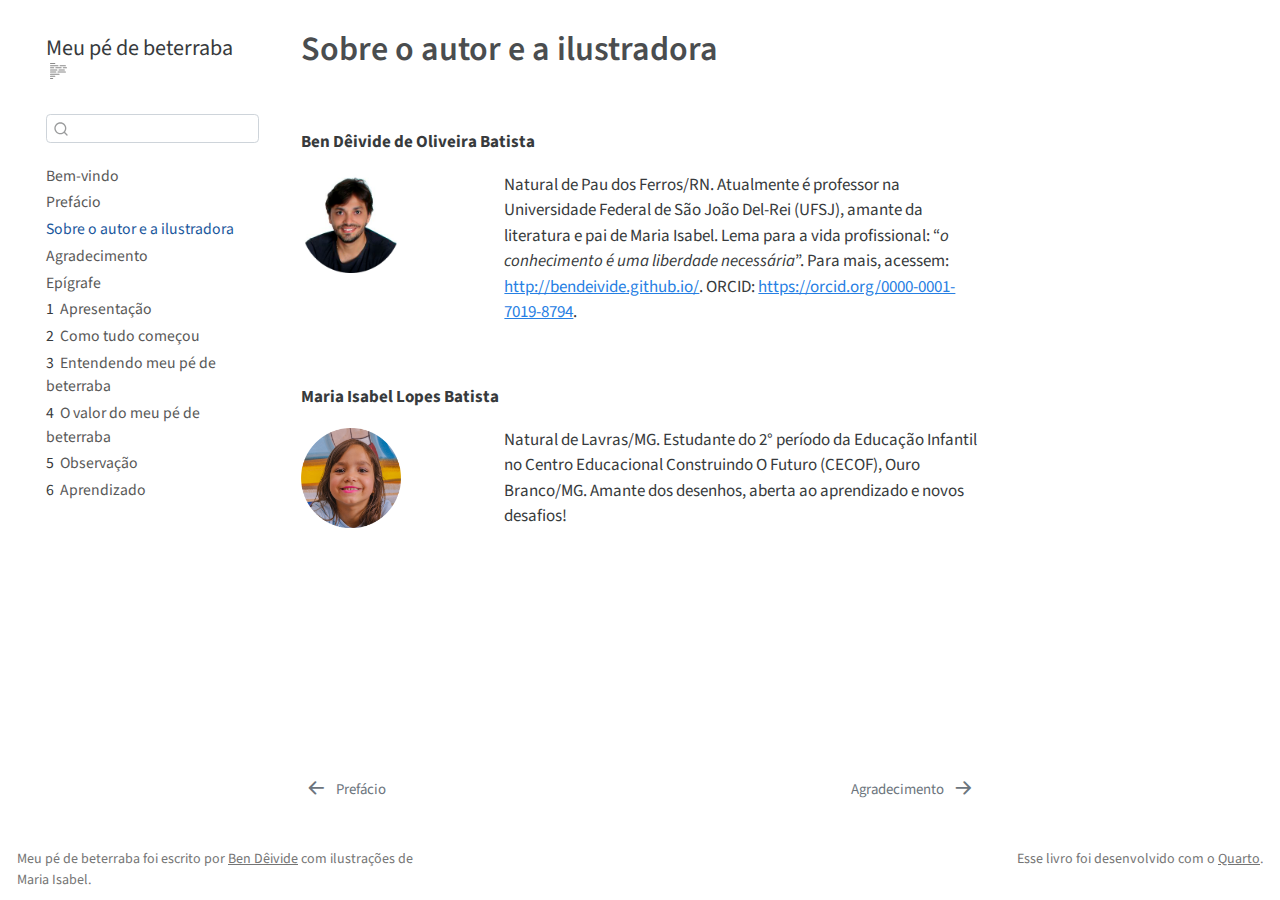
<file: docs/about.html>
<!DOCTYPE html>
<html xmlns="http://www.w3.org/1999/xhtml" lang="pt-BR" xml:lang="pt-BR"><head>

<meta charset="utf-8">
<meta name="generator" content="quarto-1.3.450">

<meta name="viewport" content="width=device-width, initial-scale=1.0, user-scalable=yes">


<title>Meu pé de beterraba - Sobre o autor e a ilustradora</title>
<style>
code{white-space: pre-wrap;}
span.smallcaps{font-variant: small-caps;}
div.columns{display: flex; gap: min(4vw, 1.5em);}
div.column{flex: auto; overflow-x: auto;}
div.hanging-indent{margin-left: 1.5em; text-indent: -1.5em;}
ul.task-list{list-style: none;}
ul.task-list li input[type="checkbox"] {
  width: 0.8em;
  margin: 0 0.8em 0.2em -1em; /* quarto-specific, see https://github.com/quarto-dev/quarto-cli/issues/4556 */ 
  vertical-align: middle;
}
</style>


<script src="site_libs/quarto-nav/quarto-nav.js"></script>
<script src="site_libs/quarto-nav/headroom.min.js"></script>
<script src="site_libs/clipboard/clipboard.min.js"></script>
<script src="site_libs/quarto-search/autocomplete.umd.js"></script>
<script src="site_libs/quarto-search/fuse.min.js"></script>
<script src="site_libs/quarto-search/quarto-search.js"></script>
<meta name="quarto:offset" content="./">
<link href="./agradecimento.html" rel="next">
<link href="./prefacio.html" rel="prev">
<link href="./favicon.ico" rel="icon">
<script src="site_libs/quarto-html/quarto.js"></script>
<script src="site_libs/quarto-html/popper.min.js"></script>
<script src="site_libs/quarto-html/tippy.umd.min.js"></script>
<script src="site_libs/quarto-html/anchor.min.js"></script>
<link href="site_libs/quarto-html/tippy.css" rel="stylesheet">
<link href="site_libs/quarto-html/quarto-syntax-highlighting.css" rel="stylesheet" id="quarto-text-highlighting-styles">
<script src="site_libs/bootstrap/bootstrap.min.js"></script>
<link href="site_libs/bootstrap/bootstrap-icons.css" rel="stylesheet">
<link href="site_libs/bootstrap/bootstrap.min.css" rel="stylesheet" id="quarto-bootstrap" data-mode="light">
<script id="quarto-search-options" type="application/json">{
  "location": "sidebar",
  "copy-button": false,
  "collapse-after": 3,
  "panel-placement": "start",
  "type": "textbox",
  "limit": 20,
  "language": {
    "search-no-results-text": "Nenhum resultado",
    "search-matching-documents-text": "documentos correspondentes",
    "search-copy-link-title": "Copiar link para a busca",
    "search-hide-matches-text": "Esconder correspondências adicionais",
    "search-more-match-text": "mais correspondência neste documento",
    "search-more-matches-text": "mais correspondências neste documento",
    "search-clear-button-title": "Limpar",
    "search-detached-cancel-button-title": "Cancelar",
    "search-submit-button-title": "Enviar",
    "search-label": "Procurar"
  }
}</script>


</head>

<body class="nav-sidebar floating">

<div id="quarto-search-results"></div>
  <header id="quarto-header" class="headroom fixed-top">
  <nav class="quarto-secondary-nav">
    <div class="container-fluid d-flex">
      <button type="button" class="quarto-btn-toggle btn" data-bs-toggle="collapse" data-bs-target="#quarto-sidebar,#quarto-sidebar-glass" aria-controls="quarto-sidebar" aria-expanded="false" aria-label="Alternar barra lateral" onclick="if (window.quartoToggleHeadroom) { window.quartoToggleHeadroom(); }">
        <i class="bi bi-layout-text-sidebar-reverse"></i>
      </button>
      <nav class="quarto-page-breadcrumbs" aria-label="breadcrumb"><ol class="breadcrumb"><li class="breadcrumb-item"><a href="./about.html">Sobre o autor e a ilustradora</a></li></ol></nav>
      <a class="flex-grow-1" role="button" data-bs-toggle="collapse" data-bs-target="#quarto-sidebar,#quarto-sidebar-glass" aria-controls="quarto-sidebar" aria-expanded="false" aria-label="Alternar barra lateral" onclick="if (window.quartoToggleHeadroom) { window.quartoToggleHeadroom(); }">      
      </a>
      <button type="button" class="btn quarto-search-button" aria-label="" onclick="window.quartoOpenSearch();">
        <i class="bi bi-search"></i>
      </button>
    </div>
  </nav>
</header>
<!-- content -->
<div id="quarto-content" class="quarto-container page-columns page-rows-contents page-layout-article">
<!-- sidebar -->
  <nav id="quarto-sidebar" class="sidebar collapse collapse-horizontal sidebar-navigation floating overflow-auto">
    <div class="pt-lg-2 mt-2 text-left sidebar-header">
    <div class="sidebar-title mb-0 py-0">
      <a href="./">Meu pé de beterraba</a> 
        <div class="sidebar-tools-main">
  <a href="" class="quarto-reader-toggle quarto-navigation-tool px-1" onclick="window.quartoToggleReader(); return false;" title="Alternar modo de leitor">
  <div class="quarto-reader-toggle-btn">
  <i class="bi"></i>
  </div>
</a>
</div>
    </div>
      </div>
        <div class="mt-2 flex-shrink-0 align-items-center">
        <div class="sidebar-search">
        <div id="quarto-search" class="" title="Procurar"></div>
        </div>
        </div>
    <div class="sidebar-menu-container"> 
    <ul class="list-unstyled mt-1">
        <li class="sidebar-item">
  <div class="sidebar-item-container"> 
  <a href="./index.html" class="sidebar-item-text sidebar-link">
 <span class="menu-text">Bem-vindo</span></a>
  </div>
</li>
        <li class="sidebar-item">
  <div class="sidebar-item-container"> 
  <a href="./prefacio.html" class="sidebar-item-text sidebar-link">
 <span class="menu-text">Prefácio</span></a>
  </div>
</li>
        <li class="sidebar-item">
  <div class="sidebar-item-container"> 
  <a href="./about.html" class="sidebar-item-text sidebar-link active">
 <span class="menu-text">Sobre o autor e a ilustradora</span></a>
  </div>
</li>
        <li class="sidebar-item">
  <div class="sidebar-item-container"> 
  <a href="./agradecimento.html" class="sidebar-item-text sidebar-link">
 <span class="menu-text">Agradecimento</span></a>
  </div>
</li>
        <li class="sidebar-item">
  <div class="sidebar-item-container"> 
  <a href="./epigrafe.html" class="sidebar-item-text sidebar-link">
 <span class="menu-text">Epígrafe</span></a>
  </div>
</li>
        <li class="sidebar-item">
  <div class="sidebar-item-container"> 
  <a href="./apresentacao.html" class="sidebar-item-text sidebar-link">
 <span class="menu-text"><span class="chapter-number">1</span>&nbsp; <span class="chapter-title">Apresentação</span></span></a>
  </div>
</li>
        <li class="sidebar-item">
  <div class="sidebar-item-container"> 
  <a href="./comotudocomecou.html" class="sidebar-item-text sidebar-link">
 <span class="menu-text"><span class="chapter-number">2</span>&nbsp; <span class="chapter-title">Como tudo começou</span></span></a>
  </div>
</li>
        <li class="sidebar-item">
  <div class="sidebar-item-container"> 
  <a href="./entmeupedebet.html" class="sidebar-item-text sidebar-link">
 <span class="menu-text"><span class="chapter-number">3</span>&nbsp; <span class="chapter-title">Entendendo meu pé de beterraba</span></span></a>
  </div>
</li>
        <li class="sidebar-item">
  <div class="sidebar-item-container"> 
  <a href="./ovalordomeupe.html" class="sidebar-item-text sidebar-link">
 <span class="menu-text"><span class="chapter-number">4</span>&nbsp; <span class="chapter-title">O valor do meu pé de beterraba</span></span></a>
  </div>
</li>
        <li class="sidebar-item">
  <div class="sidebar-item-container"> 
  <a href="./observacao.html" class="sidebar-item-text sidebar-link">
 <span class="menu-text"><span class="chapter-number">5</span>&nbsp; <span class="chapter-title">Observação</span></span></a>
  </div>
</li>
        <li class="sidebar-item">
  <div class="sidebar-item-container"> 
  <a href="./aprendizado.html" class="sidebar-item-text sidebar-link">
 <span class="menu-text"><span class="chapter-number">6</span>&nbsp; <span class="chapter-title">Aprendizado</span></span></a>
  </div>
</li>
    </ul>
    </div>
</nav>
<div id="quarto-sidebar-glass" data-bs-toggle="collapse" data-bs-target="#quarto-sidebar,#quarto-sidebar-glass"></div>
<!-- margin-sidebar -->
    <div id="quarto-margin-sidebar" class="sidebar margin-sidebar">
        
    </div>
<!-- main -->
<main class="content" id="quarto-document-content">

<header id="title-block-header" class="quarto-title-block default">
<div class="quarto-title">
<h1 class="title">Sobre o autor e a ilustradora</h1>
</div>



<div class="quarto-title-meta">

    
  
    
  </div>
  

</header>

<p><br></p>
<p><strong>Ben Dêivide de Oliveira Batista</strong></p>
<div class="columns">
<div class="column" style="width:30%;">
<p><a href="https://bendeivide.github.io/"><img src="ben.png" align="left" width="100"></a></p>
</div><div class="column" style="width:70%;">
<p>Natural de Pau dos Ferros/RN. Atualmente é professor na Universidade Federal de São João Del-Rei (UFSJ), amante da literatura e pai de Maria Isabel. Lema para a vida profissional: “<em>o conhecimento é uma liberdade necessária</em>”. Para mais, acessem: <a href="http://bendeivide.github.io/" class="uri">http://bendeivide.github.io/</a>. ORCID: <a href="https://orcid.org/0000-0001-7019-8794" class="uri">https://orcid.org/0000-0001-7019-8794</a>.</p>
</div>
</div>
<p><br></p>
<p><strong>Maria Isabel Lopes Batista</strong></p>
<div class="columns">
<div class="column" style="width:30%;">
<p><a href="https://bendeivide.github.io/"><img src="bebelilust.png" align="left" width="100"></a></p>
</div><div class="column" style="width:70%;">
<p>Natural de Lavras/MG. Estudante do 2° período da Educação Infantil no Centro Educacional Construindo O Futuro (CECOF), Ouro Branco/MG. Amante dos desenhos, aberta ao aprendizado e novos desafios!</p>
</div>
</div>



</main> <!-- /main -->
<script id="quarto-html-after-body" type="application/javascript">
window.document.addEventListener("DOMContentLoaded", function (event) {
  const toggleBodyColorMode = (bsSheetEl) => {
    const mode = bsSheetEl.getAttribute("data-mode");
    const bodyEl = window.document.querySelector("body");
    if (mode === "dark") {
      bodyEl.classList.add("quarto-dark");
      bodyEl.classList.remove("quarto-light");
    } else {
      bodyEl.classList.add("quarto-light");
      bodyEl.classList.remove("quarto-dark");
    }
  }
  const toggleBodyColorPrimary = () => {
    const bsSheetEl = window.document.querySelector("link#quarto-bootstrap");
    if (bsSheetEl) {
      toggleBodyColorMode(bsSheetEl);
    }
  }
  toggleBodyColorPrimary();  
  const icon = "";
  const anchorJS = new window.AnchorJS();
  anchorJS.options = {
    placement: 'right',
    icon: icon
  };
  anchorJS.add('.anchored');
  const isCodeAnnotation = (el) => {
    for (const clz of el.classList) {
      if (clz.startsWith('code-annotation-')) {                     
        return true;
      }
    }
    return false;
  }
  const clipboard = new window.ClipboardJS('.code-copy-button', {
    text: function(trigger) {
      const codeEl = trigger.previousElementSibling.cloneNode(true);
      for (const childEl of codeEl.children) {
        if (isCodeAnnotation(childEl)) {
          childEl.remove();
        }
      }
      return codeEl.innerText;
    }
  });
  clipboard.on('success', function(e) {
    // button target
    const button = e.trigger;
    // don't keep focus
    button.blur();
    // flash "checked"
    button.classList.add('code-copy-button-checked');
    var currentTitle = button.getAttribute("title");
    button.setAttribute("title", "Copiada");
    let tooltip;
    if (window.bootstrap) {
      button.setAttribute("data-bs-toggle", "tooltip");
      button.setAttribute("data-bs-placement", "left");
      button.setAttribute("data-bs-title", "Copiada");
      tooltip = new bootstrap.Tooltip(button, 
        { trigger: "manual", 
          customClass: "code-copy-button-tooltip",
          offset: [0, -8]});
      tooltip.show();    
    }
    setTimeout(function() {
      if (tooltip) {
        tooltip.hide();
        button.removeAttribute("data-bs-title");
        button.removeAttribute("data-bs-toggle");
        button.removeAttribute("data-bs-placement");
      }
      button.setAttribute("title", currentTitle);
      button.classList.remove('code-copy-button-checked');
    }, 1000);
    // clear code selection
    e.clearSelection();
  });
  function tippyHover(el, contentFn) {
    const config = {
      allowHTML: true,
      content: contentFn,
      maxWidth: 500,
      delay: 100,
      arrow: false,
      appendTo: function(el) {
          return el.parentElement;
      },
      interactive: true,
      interactiveBorder: 10,
      theme: 'quarto',
      placement: 'bottom-start'
    };
    window.tippy(el, config); 
  }
  const noterefs = window.document.querySelectorAll('a[role="doc-noteref"]');
  for (var i=0; i<noterefs.length; i++) {
    const ref = noterefs[i];
    tippyHover(ref, function() {
      // use id or data attribute instead here
      let href = ref.getAttribute('data-footnote-href') || ref.getAttribute('href');
      try { href = new URL(href).hash; } catch {}
      const id = href.replace(/^#\/?/, "");
      const note = window.document.getElementById(id);
      return note.innerHTML;
    });
  }
      let selectedAnnoteEl;
      const selectorForAnnotation = ( cell, annotation) => {
        let cellAttr = 'data-code-cell="' + cell + '"';
        let lineAttr = 'data-code-annotation="' +  annotation + '"';
        const selector = 'span[' + cellAttr + '][' + lineAttr + ']';
        return selector;
      }
      const selectCodeLines = (annoteEl) => {
        const doc = window.document;
        const targetCell = annoteEl.getAttribute("data-target-cell");
        const targetAnnotation = annoteEl.getAttribute("data-target-annotation");
        const annoteSpan = window.document.querySelector(selectorForAnnotation(targetCell, targetAnnotation));
        const lines = annoteSpan.getAttribute("data-code-lines").split(",");
        const lineIds = lines.map((line) => {
          return targetCell + "-" + line;
        })
        let top = null;
        let height = null;
        let parent = null;
        if (lineIds.length > 0) {
            //compute the position of the single el (top and bottom and make a div)
            const el = window.document.getElementById(lineIds[0]);
            top = el.offsetTop;
            height = el.offsetHeight;
            parent = el.parentElement.parentElement;
          if (lineIds.length > 1) {
            const lastEl = window.document.getElementById(lineIds[lineIds.length - 1]);
            const bottom = lastEl.offsetTop + lastEl.offsetHeight;
            height = bottom - top;
          }
          if (top !== null && height !== null && parent !== null) {
            // cook up a div (if necessary) and position it 
            let div = window.document.getElementById("code-annotation-line-highlight");
            if (div === null) {
              div = window.document.createElement("div");
              div.setAttribute("id", "code-annotation-line-highlight");
              div.style.position = 'absolute';
              parent.appendChild(div);
            }
            div.style.top = top - 2 + "px";
            div.style.height = height + 4 + "px";
            let gutterDiv = window.document.getElementById("code-annotation-line-highlight-gutter");
            if (gutterDiv === null) {
              gutterDiv = window.document.createElement("div");
              gutterDiv.setAttribute("id", "code-annotation-line-highlight-gutter");
              gutterDiv.style.position = 'absolute';
              const codeCell = window.document.getElementById(targetCell);
              const gutter = codeCell.querySelector('.code-annotation-gutter');
              gutter.appendChild(gutterDiv);
            }
            gutterDiv.style.top = top - 2 + "px";
            gutterDiv.style.height = height + 4 + "px";
          }
          selectedAnnoteEl = annoteEl;
        }
      };
      const unselectCodeLines = () => {
        const elementsIds = ["code-annotation-line-highlight", "code-annotation-line-highlight-gutter"];
        elementsIds.forEach((elId) => {
          const div = window.document.getElementById(elId);
          if (div) {
            div.remove();
          }
        });
        selectedAnnoteEl = undefined;
      };
      // Attach click handler to the DT
      const annoteDls = window.document.querySelectorAll('dt[data-target-cell]');
      for (const annoteDlNode of annoteDls) {
        annoteDlNode.addEventListener('click', (event) => {
          const clickedEl = event.target;
          if (clickedEl !== selectedAnnoteEl) {
            unselectCodeLines();
            const activeEl = window.document.querySelector('dt[data-target-cell].code-annotation-active');
            if (activeEl) {
              activeEl.classList.remove('code-annotation-active');
            }
            selectCodeLines(clickedEl);
            clickedEl.classList.add('code-annotation-active');
          } else {
            // Unselect the line
            unselectCodeLines();
            clickedEl.classList.remove('code-annotation-active');
          }
        });
      }
  const findCites = (el) => {
    const parentEl = el.parentElement;
    if (parentEl) {
      const cites = parentEl.dataset.cites;
      if (cites) {
        return {
          el,
          cites: cites.split(' ')
        };
      } else {
        return findCites(el.parentElement)
      }
    } else {
      return undefined;
    }
  };
  var bibliorefs = window.document.querySelectorAll('a[role="doc-biblioref"]');
  for (var i=0; i<bibliorefs.length; i++) {
    const ref = bibliorefs[i];
    const citeInfo = findCites(ref);
    if (citeInfo) {
      tippyHover(citeInfo.el, function() {
        var popup = window.document.createElement('div');
        citeInfo.cites.forEach(function(cite) {
          var citeDiv = window.document.createElement('div');
          citeDiv.classList.add('hanging-indent');
          citeDiv.classList.add('csl-entry');
          var biblioDiv = window.document.getElementById('ref-' + cite);
          if (biblioDiv) {
            citeDiv.innerHTML = biblioDiv.innerHTML;
          }
          popup.appendChild(citeDiv);
        });
        return popup.innerHTML;
      });
    }
  }
});
</script>
<nav class="page-navigation">
  <div class="nav-page nav-page-previous">
      <a href="./prefacio.html" class="pagination-link">
        <i class="bi bi-arrow-left-short"></i> <span class="nav-page-text">Prefácio</span>
      </a>          
  </div>
  <div class="nav-page nav-page-next">
      <a href="./agradecimento.html" class="pagination-link">
        <span class="nav-page-text">Agradecimento</span> <i class="bi bi-arrow-right-short"></i>
      </a>
  </div>
</nav>
</div> <!-- /content -->
<footer class="footer">
  <div class="nav-footer">
    <div class="nav-footer-left">Meu pé de beterraba foi escrito por <a href="https://bendeivide.github.io/">Ben Dêivide</a> com ilustrações de Maria Isabel.</div>   
    <div class="nav-footer-center">
      &nbsp;
    </div>
    <div class="nav-footer-right">Esse livro foi desenvolvido com o <a href="https://quarto.org/">Quarto</a>.</div>
  </div>
</footer>



</body></html>
</file>
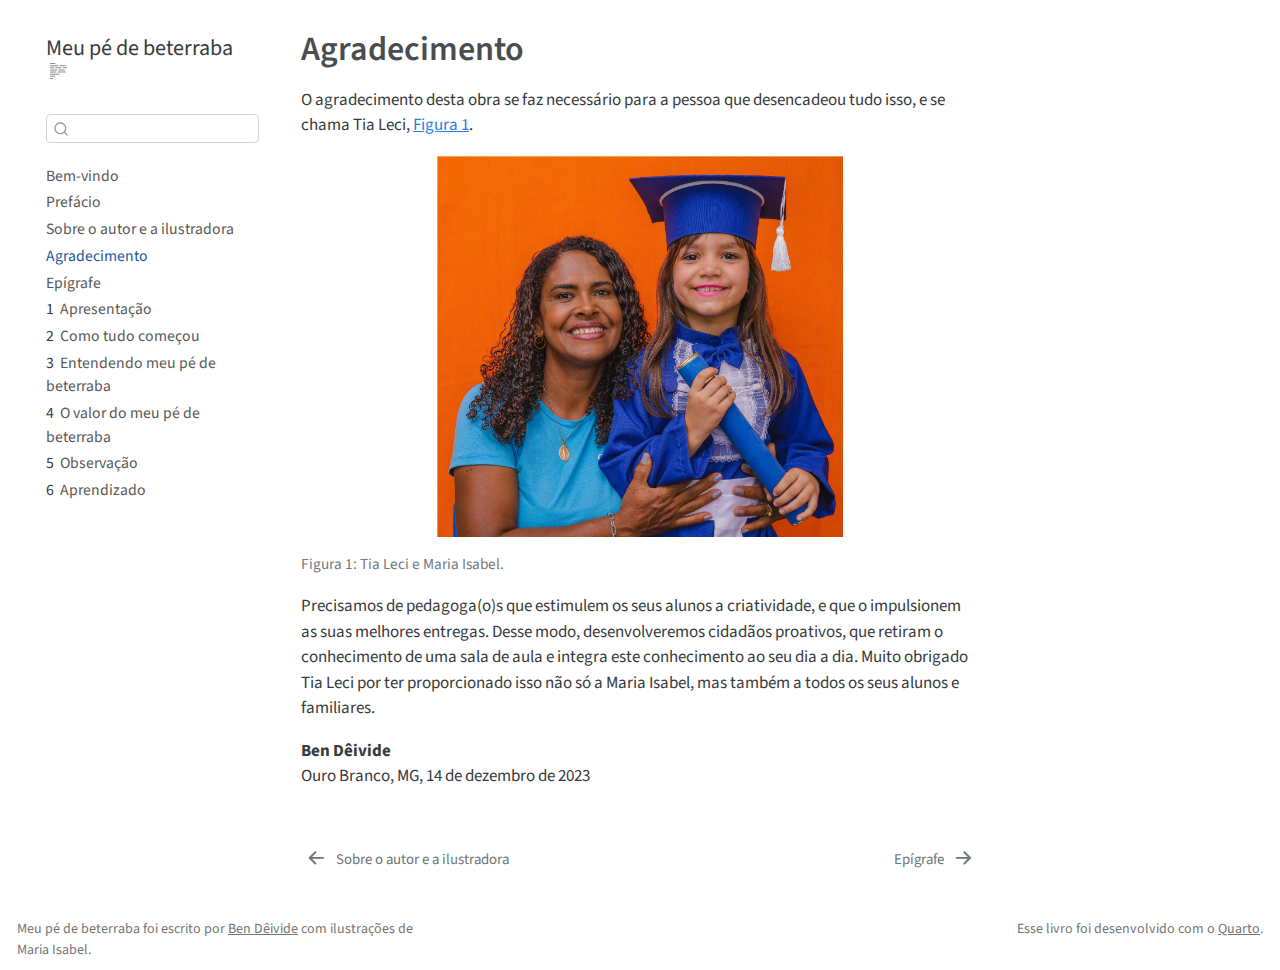
<file: docs/agradecimento.html>
<!DOCTYPE html>
<html xmlns="http://www.w3.org/1999/xhtml" lang="pt-BR" xml:lang="pt-BR"><head>

<meta charset="utf-8">
<meta name="generator" content="quarto-1.3.450">

<meta name="viewport" content="width=device-width, initial-scale=1.0, user-scalable=yes">


<title>Meu pé de beterraba - Agradecimento</title>
<style>
code{white-space: pre-wrap;}
span.smallcaps{font-variant: small-caps;}
div.columns{display: flex; gap: min(4vw, 1.5em);}
div.column{flex: auto; overflow-x: auto;}
div.hanging-indent{margin-left: 1.5em; text-indent: -1.5em;}
ul.task-list{list-style: none;}
ul.task-list li input[type="checkbox"] {
  width: 0.8em;
  margin: 0 0.8em 0.2em -1em; /* quarto-specific, see https://github.com/quarto-dev/quarto-cli/issues/4556 */ 
  vertical-align: middle;
}
</style>


<script src="site_libs/quarto-nav/quarto-nav.js"></script>
<script src="site_libs/quarto-nav/headroom.min.js"></script>
<script src="site_libs/clipboard/clipboard.min.js"></script>
<script src="site_libs/quarto-search/autocomplete.umd.js"></script>
<script src="site_libs/quarto-search/fuse.min.js"></script>
<script src="site_libs/quarto-search/quarto-search.js"></script>
<meta name="quarto:offset" content="./">
<link href="./epigrafe.html" rel="next">
<link href="./about.html" rel="prev">
<link href="./favicon.ico" rel="icon">
<script src="site_libs/quarto-html/quarto.js"></script>
<script src="site_libs/quarto-html/popper.min.js"></script>
<script src="site_libs/quarto-html/tippy.umd.min.js"></script>
<script src="site_libs/quarto-html/anchor.min.js"></script>
<link href="site_libs/quarto-html/tippy.css" rel="stylesheet">
<link href="site_libs/quarto-html/quarto-syntax-highlighting.css" rel="stylesheet" id="quarto-text-highlighting-styles">
<script src="site_libs/bootstrap/bootstrap.min.js"></script>
<link href="site_libs/bootstrap/bootstrap-icons.css" rel="stylesheet">
<link href="site_libs/bootstrap/bootstrap.min.css" rel="stylesheet" id="quarto-bootstrap" data-mode="light">
<script id="quarto-search-options" type="application/json">{
  "location": "sidebar",
  "copy-button": false,
  "collapse-after": 3,
  "panel-placement": "start",
  "type": "textbox",
  "limit": 20,
  "language": {
    "search-no-results-text": "Nenhum resultado",
    "search-matching-documents-text": "documentos correspondentes",
    "search-copy-link-title": "Copiar link para a busca",
    "search-hide-matches-text": "Esconder correspondências adicionais",
    "search-more-match-text": "mais correspondência neste documento",
    "search-more-matches-text": "mais correspondências neste documento",
    "search-clear-button-title": "Limpar",
    "search-detached-cancel-button-title": "Cancelar",
    "search-submit-button-title": "Enviar",
    "search-label": "Procurar"
  }
}</script>


</head>

<body class="nav-sidebar floating">

<div id="quarto-search-results"></div>
  <header id="quarto-header" class="headroom fixed-top">
  <nav class="quarto-secondary-nav">
    <div class="container-fluid d-flex">
      <button type="button" class="quarto-btn-toggle btn" data-bs-toggle="collapse" data-bs-target="#quarto-sidebar,#quarto-sidebar-glass" aria-controls="quarto-sidebar" aria-expanded="false" aria-label="Alternar barra lateral" onclick="if (window.quartoToggleHeadroom) { window.quartoToggleHeadroom(); }">
        <i class="bi bi-layout-text-sidebar-reverse"></i>
      </button>
      <nav class="quarto-page-breadcrumbs" aria-label="breadcrumb"><ol class="breadcrumb"><li class="breadcrumb-item"><a href="./agradecimento.html">Agradecimento</a></li></ol></nav>
      <a class="flex-grow-1" role="button" data-bs-toggle="collapse" data-bs-target="#quarto-sidebar,#quarto-sidebar-glass" aria-controls="quarto-sidebar" aria-expanded="false" aria-label="Alternar barra lateral" onclick="if (window.quartoToggleHeadroom) { window.quartoToggleHeadroom(); }">      
      </a>
      <button type="button" class="btn quarto-search-button" aria-label="" onclick="window.quartoOpenSearch();">
        <i class="bi bi-search"></i>
      </button>
    </div>
  </nav>
</header>
<!-- content -->
<div id="quarto-content" class="quarto-container page-columns page-rows-contents page-layout-article">
<!-- sidebar -->
  <nav id="quarto-sidebar" class="sidebar collapse collapse-horizontal sidebar-navigation floating overflow-auto">
    <div class="pt-lg-2 mt-2 text-left sidebar-header">
    <div class="sidebar-title mb-0 py-0">
      <a href="./">Meu pé de beterraba</a> 
        <div class="sidebar-tools-main">
  <a href="" class="quarto-reader-toggle quarto-navigation-tool px-1" onclick="window.quartoToggleReader(); return false;" title="Alternar modo de leitor">
  <div class="quarto-reader-toggle-btn">
  <i class="bi"></i>
  </div>
</a>
</div>
    </div>
      </div>
        <div class="mt-2 flex-shrink-0 align-items-center">
        <div class="sidebar-search">
        <div id="quarto-search" class="" title="Procurar"></div>
        </div>
        </div>
    <div class="sidebar-menu-container"> 
    <ul class="list-unstyled mt-1">
        <li class="sidebar-item">
  <div class="sidebar-item-container"> 
  <a href="./index.html" class="sidebar-item-text sidebar-link">
 <span class="menu-text">Bem-vindo</span></a>
  </div>
</li>
        <li class="sidebar-item">
  <div class="sidebar-item-container"> 
  <a href="./prefacio.html" class="sidebar-item-text sidebar-link">
 <span class="menu-text">Prefácio</span></a>
  </div>
</li>
        <li class="sidebar-item">
  <div class="sidebar-item-container"> 
  <a href="./about.html" class="sidebar-item-text sidebar-link">
 <span class="menu-text">Sobre o autor e a ilustradora</span></a>
  </div>
</li>
        <li class="sidebar-item">
  <div class="sidebar-item-container"> 
  <a href="./agradecimento.html" class="sidebar-item-text sidebar-link active">
 <span class="menu-text">Agradecimento</span></a>
  </div>
</li>
        <li class="sidebar-item">
  <div class="sidebar-item-container"> 
  <a href="./epigrafe.html" class="sidebar-item-text sidebar-link">
 <span class="menu-text">Epígrafe</span></a>
  </div>
</li>
        <li class="sidebar-item">
  <div class="sidebar-item-container"> 
  <a href="./apresentacao.html" class="sidebar-item-text sidebar-link">
 <span class="menu-text"><span class="chapter-number">1</span>&nbsp; <span class="chapter-title">Apresentação</span></span></a>
  </div>
</li>
        <li class="sidebar-item">
  <div class="sidebar-item-container"> 
  <a href="./comotudocomecou.html" class="sidebar-item-text sidebar-link">
 <span class="menu-text"><span class="chapter-number">2</span>&nbsp; <span class="chapter-title">Como tudo começou</span></span></a>
  </div>
</li>
        <li class="sidebar-item">
  <div class="sidebar-item-container"> 
  <a href="./entmeupedebet.html" class="sidebar-item-text sidebar-link">
 <span class="menu-text"><span class="chapter-number">3</span>&nbsp; <span class="chapter-title">Entendendo meu pé de beterraba</span></span></a>
  </div>
</li>
        <li class="sidebar-item">
  <div class="sidebar-item-container"> 
  <a href="./ovalordomeupe.html" class="sidebar-item-text sidebar-link">
 <span class="menu-text"><span class="chapter-number">4</span>&nbsp; <span class="chapter-title">O valor do meu pé de beterraba</span></span></a>
  </div>
</li>
        <li class="sidebar-item">
  <div class="sidebar-item-container"> 
  <a href="./observacao.html" class="sidebar-item-text sidebar-link">
 <span class="menu-text"><span class="chapter-number">5</span>&nbsp; <span class="chapter-title">Observação</span></span></a>
  </div>
</li>
        <li class="sidebar-item">
  <div class="sidebar-item-container"> 
  <a href="./aprendizado.html" class="sidebar-item-text sidebar-link">
 <span class="menu-text"><span class="chapter-number">6</span>&nbsp; <span class="chapter-title">Aprendizado</span></span></a>
  </div>
</li>
    </ul>
    </div>
</nav>
<div id="quarto-sidebar-glass" data-bs-toggle="collapse" data-bs-target="#quarto-sidebar,#quarto-sidebar-glass"></div>
<!-- margin-sidebar -->
    <div id="quarto-margin-sidebar" class="sidebar margin-sidebar">
        
    </div>
<!-- main -->
<main class="content" id="quarto-document-content">

<header id="title-block-header" class="quarto-title-block default">
<div class="quarto-title">
<h1 class="title">Agradecimento</h1>
</div>



<div class="quarto-title-meta">

    
  
    
  </div>
  

</header>

<!-- <style> -->
<!--   .bottom-three { -->
<!--      margin-left: 8cm; -->
<!--   } -->
<!-- </style> -->
<p>O agradecimento desta obra se faz necessário para a pessoa que desencadeou tudo isso, e se chama Tia Leci, <a href="#fig-bebelleci">Figura&nbsp;<span>1</span></a>.</p>
<div id="fig-bebelleci" class="quarto-figure quarto-figure-center anchored">
<figure class="figure">
<p><img src="bebel_leci.png" class="img-fluid figure-img" style="width:60.0%"></p>
<figcaption class="figure-caption">Figura&nbsp;1: Tia Leci e Maria Isabel.</figcaption>
</figure>
</div>
<p>Precisamos de pedagoga(o)s que estimulem os seus alunos a criatividade, e que o impulsionem as suas melhores entregas. Desse modo, desenvolveremos cidadãos proativos, que retiram o conhecimento de uma sala de aula e integra este conhecimento ao seu dia a dia. Muito obrigado Tia Leci por ter proporcionado isso não só a Maria Isabel, mas também a todos os seus alunos e familiares.</p>
<!-- <p class="bottom-three"> -->
<!-- **Ben Dêivide**  -->
<!-- </br> -->
<!-- Ouro Branco, MG, 14 de dezembro de 2023 -->
<!-- </p> -->
<p><strong>Ben Dêivide</strong> <br> Ouro Branco, MG, 14 de dezembro de 2023</p>



</main> <!-- /main -->
<script id="quarto-html-after-body" type="application/javascript">
window.document.addEventListener("DOMContentLoaded", function (event) {
  const toggleBodyColorMode = (bsSheetEl) => {
    const mode = bsSheetEl.getAttribute("data-mode");
    const bodyEl = window.document.querySelector("body");
    if (mode === "dark") {
      bodyEl.classList.add("quarto-dark");
      bodyEl.classList.remove("quarto-light");
    } else {
      bodyEl.classList.add("quarto-light");
      bodyEl.classList.remove("quarto-dark");
    }
  }
  const toggleBodyColorPrimary = () => {
    const bsSheetEl = window.document.querySelector("link#quarto-bootstrap");
    if (bsSheetEl) {
      toggleBodyColorMode(bsSheetEl);
    }
  }
  toggleBodyColorPrimary();  
  const icon = "";
  const anchorJS = new window.AnchorJS();
  anchorJS.options = {
    placement: 'right',
    icon: icon
  };
  anchorJS.add('.anchored');
  const isCodeAnnotation = (el) => {
    for (const clz of el.classList) {
      if (clz.startsWith('code-annotation-')) {                     
        return true;
      }
    }
    return false;
  }
  const clipboard = new window.ClipboardJS('.code-copy-button', {
    text: function(trigger) {
      const codeEl = trigger.previousElementSibling.cloneNode(true);
      for (const childEl of codeEl.children) {
        if (isCodeAnnotation(childEl)) {
          childEl.remove();
        }
      }
      return codeEl.innerText;
    }
  });
  clipboard.on('success', function(e) {
    // button target
    const button = e.trigger;
    // don't keep focus
    button.blur();
    // flash "checked"
    button.classList.add('code-copy-button-checked');
    var currentTitle = button.getAttribute("title");
    button.setAttribute("title", "Copiada");
    let tooltip;
    if (window.bootstrap) {
      button.setAttribute("data-bs-toggle", "tooltip");
      button.setAttribute("data-bs-placement", "left");
      button.setAttribute("data-bs-title", "Copiada");
      tooltip = new bootstrap.Tooltip(button, 
        { trigger: "manual", 
          customClass: "code-copy-button-tooltip",
          offset: [0, -8]});
      tooltip.show();    
    }
    setTimeout(function() {
      if (tooltip) {
        tooltip.hide();
        button.removeAttribute("data-bs-title");
        button.removeAttribute("data-bs-toggle");
        button.removeAttribute("data-bs-placement");
      }
      button.setAttribute("title", currentTitle);
      button.classList.remove('code-copy-button-checked');
    }, 1000);
    // clear code selection
    e.clearSelection();
  });
  function tippyHover(el, contentFn) {
    const config = {
      allowHTML: true,
      content: contentFn,
      maxWidth: 500,
      delay: 100,
      arrow: false,
      appendTo: function(el) {
          return el.parentElement;
      },
      interactive: true,
      interactiveBorder: 10,
      theme: 'quarto',
      placement: 'bottom-start'
    };
    window.tippy(el, config); 
  }
  const noterefs = window.document.querySelectorAll('a[role="doc-noteref"]');
  for (var i=0; i<noterefs.length; i++) {
    const ref = noterefs[i];
    tippyHover(ref, function() {
      // use id or data attribute instead here
      let href = ref.getAttribute('data-footnote-href') || ref.getAttribute('href');
      try { href = new URL(href).hash; } catch {}
      const id = href.replace(/^#\/?/, "");
      const note = window.document.getElementById(id);
      return note.innerHTML;
    });
  }
      let selectedAnnoteEl;
      const selectorForAnnotation = ( cell, annotation) => {
        let cellAttr = 'data-code-cell="' + cell + '"';
        let lineAttr = 'data-code-annotation="' +  annotation + '"';
        const selector = 'span[' + cellAttr + '][' + lineAttr + ']';
        return selector;
      }
      const selectCodeLines = (annoteEl) => {
        const doc = window.document;
        const targetCell = annoteEl.getAttribute("data-target-cell");
        const targetAnnotation = annoteEl.getAttribute("data-target-annotation");
        const annoteSpan = window.document.querySelector(selectorForAnnotation(targetCell, targetAnnotation));
        const lines = annoteSpan.getAttribute("data-code-lines").split(",");
        const lineIds = lines.map((line) => {
          return targetCell + "-" + line;
        })
        let top = null;
        let height = null;
        let parent = null;
        if (lineIds.length > 0) {
            //compute the position of the single el (top and bottom and make a div)
            const el = window.document.getElementById(lineIds[0]);
            top = el.offsetTop;
            height = el.offsetHeight;
            parent = el.parentElement.parentElement;
          if (lineIds.length > 1) {
            const lastEl = window.document.getElementById(lineIds[lineIds.length - 1]);
            const bottom = lastEl.offsetTop + lastEl.offsetHeight;
            height = bottom - top;
          }
          if (top !== null && height !== null && parent !== null) {
            // cook up a div (if necessary) and position it 
            let div = window.document.getElementById("code-annotation-line-highlight");
            if (div === null) {
              div = window.document.createElement("div");
              div.setAttribute("id", "code-annotation-line-highlight");
              div.style.position = 'absolute';
              parent.appendChild(div);
            }
            div.style.top = top - 2 + "px";
            div.style.height = height + 4 + "px";
            let gutterDiv = window.document.getElementById("code-annotation-line-highlight-gutter");
            if (gutterDiv === null) {
              gutterDiv = window.document.createElement("div");
              gutterDiv.setAttribute("id", "code-annotation-line-highlight-gutter");
              gutterDiv.style.position = 'absolute';
              const codeCell = window.document.getElementById(targetCell);
              const gutter = codeCell.querySelector('.code-annotation-gutter');
              gutter.appendChild(gutterDiv);
            }
            gutterDiv.style.top = top - 2 + "px";
            gutterDiv.style.height = height + 4 + "px";
          }
          selectedAnnoteEl = annoteEl;
        }
      };
      const unselectCodeLines = () => {
        const elementsIds = ["code-annotation-line-highlight", "code-annotation-line-highlight-gutter"];
        elementsIds.forEach((elId) => {
          const div = window.document.getElementById(elId);
          if (div) {
            div.remove();
          }
        });
        selectedAnnoteEl = undefined;
      };
      // Attach click handler to the DT
      const annoteDls = window.document.querySelectorAll('dt[data-target-cell]');
      for (const annoteDlNode of annoteDls) {
        annoteDlNode.addEventListener('click', (event) => {
          const clickedEl = event.target;
          if (clickedEl !== selectedAnnoteEl) {
            unselectCodeLines();
            const activeEl = window.document.querySelector('dt[data-target-cell].code-annotation-active');
            if (activeEl) {
              activeEl.classList.remove('code-annotation-active');
            }
            selectCodeLines(clickedEl);
            clickedEl.classList.add('code-annotation-active');
          } else {
            // Unselect the line
            unselectCodeLines();
            clickedEl.classList.remove('code-annotation-active');
          }
        });
      }
  const findCites = (el) => {
    const parentEl = el.parentElement;
    if (parentEl) {
      const cites = parentEl.dataset.cites;
      if (cites) {
        return {
          el,
          cites: cites.split(' ')
        };
      } else {
        return findCites(el.parentElement)
      }
    } else {
      return undefined;
    }
  };
  var bibliorefs = window.document.querySelectorAll('a[role="doc-biblioref"]');
  for (var i=0; i<bibliorefs.length; i++) {
    const ref = bibliorefs[i];
    const citeInfo = findCites(ref);
    if (citeInfo) {
      tippyHover(citeInfo.el, function() {
        var popup = window.document.createElement('div');
        citeInfo.cites.forEach(function(cite) {
          var citeDiv = window.document.createElement('div');
          citeDiv.classList.add('hanging-indent');
          citeDiv.classList.add('csl-entry');
          var biblioDiv = window.document.getElementById('ref-' + cite);
          if (biblioDiv) {
            citeDiv.innerHTML = biblioDiv.innerHTML;
          }
          popup.appendChild(citeDiv);
        });
        return popup.innerHTML;
      });
    }
  }
});
</script>
<nav class="page-navigation">
  <div class="nav-page nav-page-previous">
      <a href="./about.html" class="pagination-link">
        <i class="bi bi-arrow-left-short"></i> <span class="nav-page-text">Sobre o autor e a ilustradora</span>
      </a>          
  </div>
  <div class="nav-page nav-page-next">
      <a href="./epigrafe.html" class="pagination-link">
        <span class="nav-page-text">Epígrafe</span> <i class="bi bi-arrow-right-short"></i>
      </a>
  </div>
</nav>
</div> <!-- /content -->
<footer class="footer">
  <div class="nav-footer">
    <div class="nav-footer-left">Meu pé de beterraba foi escrito por <a href="https://bendeivide.github.io/">Ben Dêivide</a> com ilustrações de Maria Isabel.</div>   
    <div class="nav-footer-center">
      &nbsp;
    </div>
    <div class="nav-footer-right">Esse livro foi desenvolvido com o <a href="https://quarto.org/">Quarto</a>.</div>
  </div>
</footer>



</body></html>
</file>
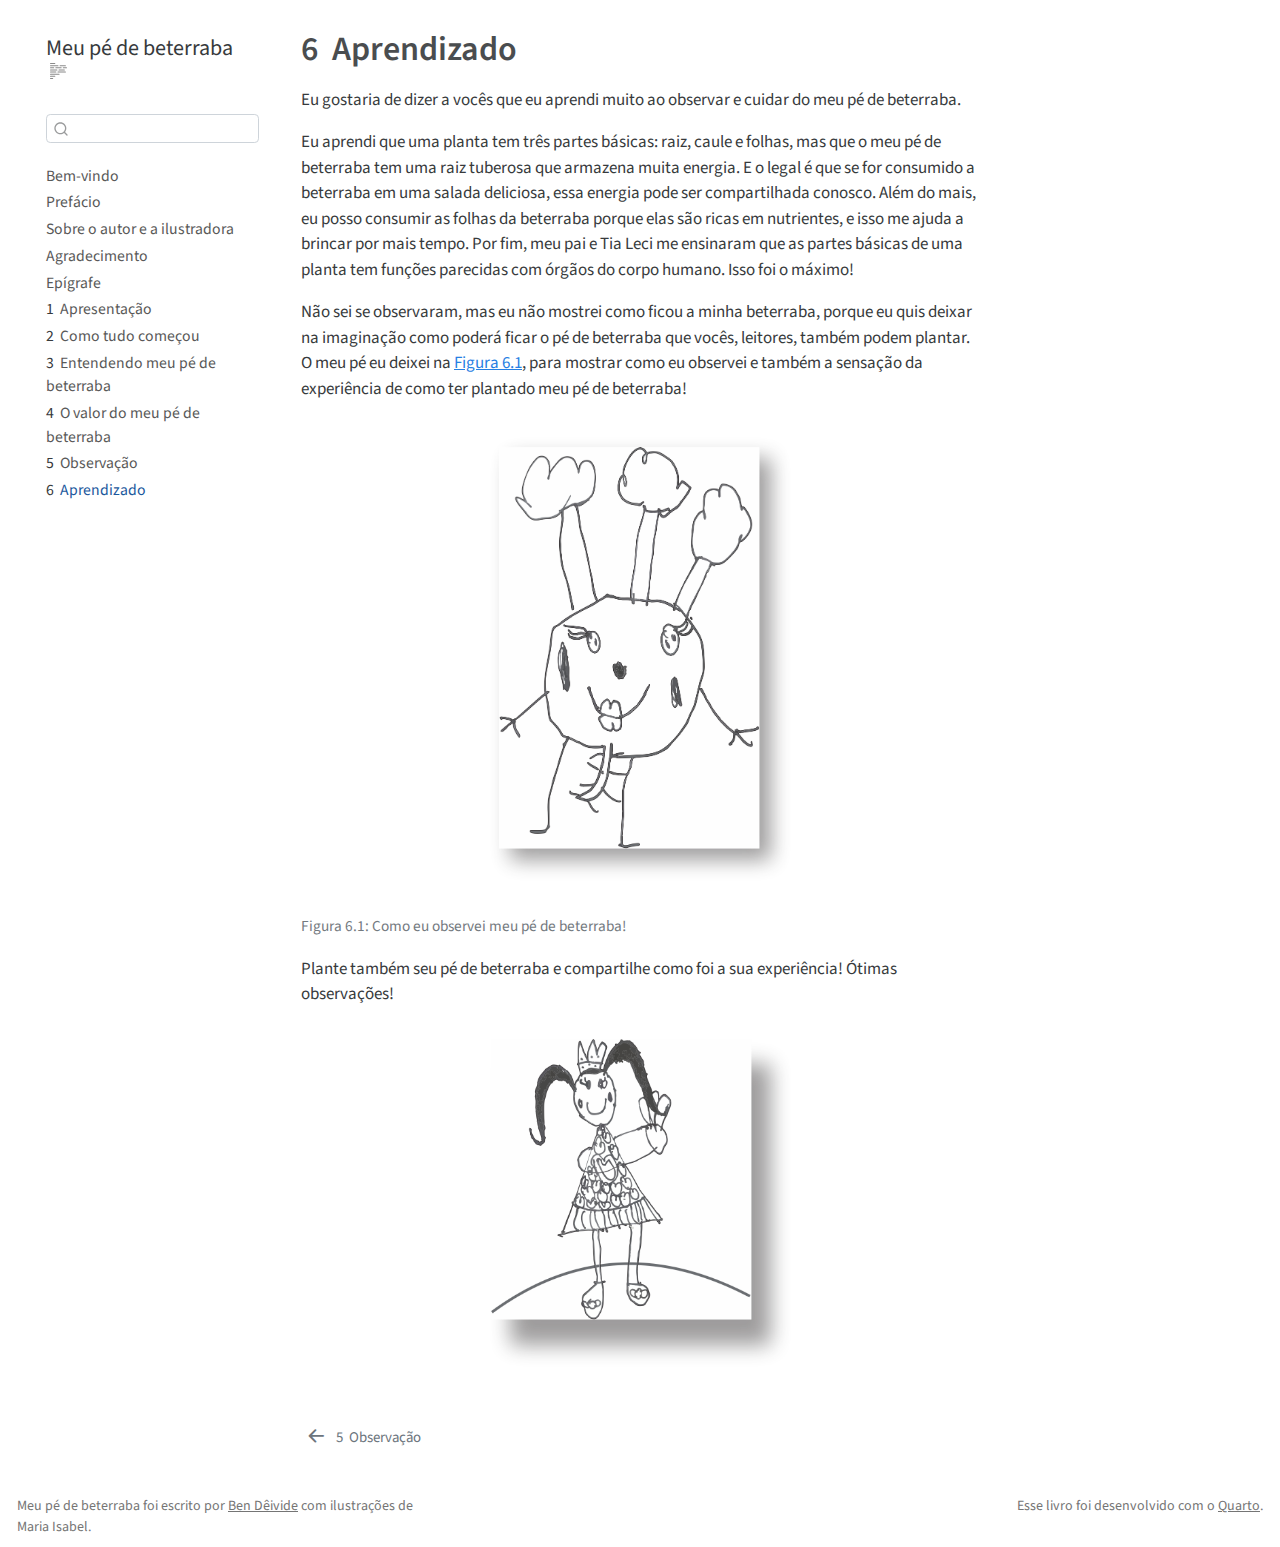
<file: docs/aprendizado.html>
<!DOCTYPE html>
<html xmlns="http://www.w3.org/1999/xhtml" lang="pt-BR" xml:lang="pt-BR"><head>

<meta charset="utf-8">
<meta name="generator" content="quarto-1.3.450">

<meta name="viewport" content="width=device-width, initial-scale=1.0, user-scalable=yes">


<title>Meu pé de beterraba - 6&nbsp; Aprendizado</title>
<style>
code{white-space: pre-wrap;}
span.smallcaps{font-variant: small-caps;}
div.columns{display: flex; gap: min(4vw, 1.5em);}
div.column{flex: auto; overflow-x: auto;}
div.hanging-indent{margin-left: 1.5em; text-indent: -1.5em;}
ul.task-list{list-style: none;}
ul.task-list li input[type="checkbox"] {
  width: 0.8em;
  margin: 0 0.8em 0.2em -1em; /* quarto-specific, see https://github.com/quarto-dev/quarto-cli/issues/4556 */ 
  vertical-align: middle;
}
</style>


<script src="site_libs/quarto-nav/quarto-nav.js"></script>
<script src="site_libs/quarto-nav/headroom.min.js"></script>
<script src="site_libs/clipboard/clipboard.min.js"></script>
<script src="site_libs/quarto-search/autocomplete.umd.js"></script>
<script src="site_libs/quarto-search/fuse.min.js"></script>
<script src="site_libs/quarto-search/quarto-search.js"></script>
<meta name="quarto:offset" content="./">
<link href="./observacao.html" rel="prev">
<link href="./favicon.ico" rel="icon">
<script src="site_libs/quarto-html/quarto.js"></script>
<script src="site_libs/quarto-html/popper.min.js"></script>
<script src="site_libs/quarto-html/tippy.umd.min.js"></script>
<script src="site_libs/quarto-html/anchor.min.js"></script>
<link href="site_libs/quarto-html/tippy.css" rel="stylesheet">
<link href="site_libs/quarto-html/quarto-syntax-highlighting.css" rel="stylesheet" id="quarto-text-highlighting-styles">
<script src="site_libs/bootstrap/bootstrap.min.js"></script>
<link href="site_libs/bootstrap/bootstrap-icons.css" rel="stylesheet">
<link href="site_libs/bootstrap/bootstrap.min.css" rel="stylesheet" id="quarto-bootstrap" data-mode="light">
<script id="quarto-search-options" type="application/json">{
  "location": "sidebar",
  "copy-button": false,
  "collapse-after": 3,
  "panel-placement": "start",
  "type": "textbox",
  "limit": 20,
  "language": {
    "search-no-results-text": "Nenhum resultado",
    "search-matching-documents-text": "documentos correspondentes",
    "search-copy-link-title": "Copiar link para a busca",
    "search-hide-matches-text": "Esconder correspondências adicionais",
    "search-more-match-text": "mais correspondência neste documento",
    "search-more-matches-text": "mais correspondências neste documento",
    "search-clear-button-title": "Limpar",
    "search-detached-cancel-button-title": "Cancelar",
    "search-submit-button-title": "Enviar",
    "search-label": "Procurar"
  }
}</script>


</head>

<body class="nav-sidebar floating">

<div id="quarto-search-results"></div>
  <header id="quarto-header" class="headroom fixed-top">
  <nav class="quarto-secondary-nav">
    <div class="container-fluid d-flex">
      <button type="button" class="quarto-btn-toggle btn" data-bs-toggle="collapse" data-bs-target="#quarto-sidebar,#quarto-sidebar-glass" aria-controls="quarto-sidebar" aria-expanded="false" aria-label="Alternar barra lateral" onclick="if (window.quartoToggleHeadroom) { window.quartoToggleHeadroom(); }">
        <i class="bi bi-layout-text-sidebar-reverse"></i>
      </button>
      <nav class="quarto-page-breadcrumbs" aria-label="breadcrumb"><ol class="breadcrumb"><li class="breadcrumb-item"><a href="./aprendizado.html"><span class="chapter-number">6</span>&nbsp; <span class="chapter-title">Aprendizado</span></a></li></ol></nav>
      <a class="flex-grow-1" role="button" data-bs-toggle="collapse" data-bs-target="#quarto-sidebar,#quarto-sidebar-glass" aria-controls="quarto-sidebar" aria-expanded="false" aria-label="Alternar barra lateral" onclick="if (window.quartoToggleHeadroom) { window.quartoToggleHeadroom(); }">      
      </a>
      <button type="button" class="btn quarto-search-button" aria-label="" onclick="window.quartoOpenSearch();">
        <i class="bi bi-search"></i>
      </button>
    </div>
  </nav>
</header>
<!-- content -->
<div id="quarto-content" class="quarto-container page-columns page-rows-contents page-layout-article">
<!-- sidebar -->
  <nav id="quarto-sidebar" class="sidebar collapse collapse-horizontal sidebar-navigation floating overflow-auto">
    <div class="pt-lg-2 mt-2 text-left sidebar-header">
    <div class="sidebar-title mb-0 py-0">
      <a href="./">Meu pé de beterraba</a> 
        <div class="sidebar-tools-main">
  <a href="" class="quarto-reader-toggle quarto-navigation-tool px-1" onclick="window.quartoToggleReader(); return false;" title="Alternar modo de leitor">
  <div class="quarto-reader-toggle-btn">
  <i class="bi"></i>
  </div>
</a>
</div>
    </div>
      </div>
        <div class="mt-2 flex-shrink-0 align-items-center">
        <div class="sidebar-search">
        <div id="quarto-search" class="" title="Procurar"></div>
        </div>
        </div>
    <div class="sidebar-menu-container"> 
    <ul class="list-unstyled mt-1">
        <li class="sidebar-item">
  <div class="sidebar-item-container"> 
  <a href="./index.html" class="sidebar-item-text sidebar-link">
 <span class="menu-text">Bem-vindo</span></a>
  </div>
</li>
        <li class="sidebar-item">
  <div class="sidebar-item-container"> 
  <a href="./prefacio.html" class="sidebar-item-text sidebar-link">
 <span class="menu-text">Prefácio</span></a>
  </div>
</li>
        <li class="sidebar-item">
  <div class="sidebar-item-container"> 
  <a href="./about.html" class="sidebar-item-text sidebar-link">
 <span class="menu-text">Sobre o autor e a ilustradora</span></a>
  </div>
</li>
        <li class="sidebar-item">
  <div class="sidebar-item-container"> 
  <a href="./agradecimento.html" class="sidebar-item-text sidebar-link">
 <span class="menu-text">Agradecimento</span></a>
  </div>
</li>
        <li class="sidebar-item">
  <div class="sidebar-item-container"> 
  <a href="./epigrafe.html" class="sidebar-item-text sidebar-link">
 <span class="menu-text">Epígrafe</span></a>
  </div>
</li>
        <li class="sidebar-item">
  <div class="sidebar-item-container"> 
  <a href="./apresentacao.html" class="sidebar-item-text sidebar-link">
 <span class="menu-text"><span class="chapter-number">1</span>&nbsp; <span class="chapter-title">Apresentação</span></span></a>
  </div>
</li>
        <li class="sidebar-item">
  <div class="sidebar-item-container"> 
  <a href="./comotudocomecou.html" class="sidebar-item-text sidebar-link">
 <span class="menu-text"><span class="chapter-number">2</span>&nbsp; <span class="chapter-title">Como tudo começou</span></span></a>
  </div>
</li>
        <li class="sidebar-item">
  <div class="sidebar-item-container"> 
  <a href="./entmeupedebet.html" class="sidebar-item-text sidebar-link">
 <span class="menu-text"><span class="chapter-number">3</span>&nbsp; <span class="chapter-title">Entendendo meu pé de beterraba</span></span></a>
  </div>
</li>
        <li class="sidebar-item">
  <div class="sidebar-item-container"> 
  <a href="./ovalordomeupe.html" class="sidebar-item-text sidebar-link">
 <span class="menu-text"><span class="chapter-number">4</span>&nbsp; <span class="chapter-title">O valor do meu pé de beterraba</span></span></a>
  </div>
</li>
        <li class="sidebar-item">
  <div class="sidebar-item-container"> 
  <a href="./observacao.html" class="sidebar-item-text sidebar-link">
 <span class="menu-text"><span class="chapter-number">5</span>&nbsp; <span class="chapter-title">Observação</span></span></a>
  </div>
</li>
        <li class="sidebar-item">
  <div class="sidebar-item-container"> 
  <a href="./aprendizado.html" class="sidebar-item-text sidebar-link active">
 <span class="menu-text"><span class="chapter-number">6</span>&nbsp; <span class="chapter-title">Aprendizado</span></span></a>
  </div>
</li>
    </ul>
    </div>
</nav>
<div id="quarto-sidebar-glass" data-bs-toggle="collapse" data-bs-target="#quarto-sidebar,#quarto-sidebar-glass"></div>
<!-- margin-sidebar -->
    <div id="quarto-margin-sidebar" class="sidebar margin-sidebar">
        
    </div>
<!-- main -->
<main class="content" id="quarto-document-content">

<header id="title-block-header" class="quarto-title-block default">
<div class="quarto-title">
<h1 class="title"><span class="chapter-number">6</span>&nbsp; <span class="chapter-title">Aprendizado</span></h1>
</div>



<div class="quarto-title-meta">

    
  
    
  </div>
  

</header>

<p>Eu gostaria de dizer a vocês que eu aprendi muito ao observar e cuidar do meu pé de beterraba.</p>
<p>Eu aprendi que uma planta tem três partes básicas: raiz, caule e folhas, mas que o meu pé de beterraba tem uma raiz tuberosa que armazena muita energia. E o legal é que se for consumido a beterraba em uma salada deliciosa, essa energia pode ser compartilhada conosco. Além do mais, eu posso consumir as folhas da beterraba porque elas são ricas em nutrientes, e isso me ajuda a brincar por mais tempo. Por fim, meu pai e Tia Leci me ensinaram que as partes básicas de uma planta tem funções parecidas com órgãos do corpo humano. Isso foi o máximo!</p>
<p>Não sei se observaram, mas eu não mostrei como ficou a minha beterraba, porque eu quis deixar na imaginação como poderá ficar o pé de beterraba que vocês, leitores, também podem plantar. O meu pé eu deixei na <a href="#fig-pedebet01">Figura&nbsp;<span>6.1</span></a>, para mostrar como eu observei e também a sensação da experiência de como ter plantado meu pé de beterraba!</p>
<div id="fig-pedebet01" class="quarto-figure quarto-figure-center anchored">
<figure class="figure">
<p><img src="images/beterraba01.png" class="img-fluid figure-img" style="width:50.0%"></p>
<figcaption class="figure-caption">Figura&nbsp;6.1: Como eu observei meu pé de beterraba!</figcaption>
</figure>
</div>
<p>Plante também seu pé de beterraba e compartilhe como foi a sua experiência! Ótimas observações!</p>
<center>
<img src="images/bebel_beterraba.png" class="img-fluid" style="width:50.0%">
</center>



</main> <!-- /main -->
<script id="quarto-html-after-body" type="application/javascript">
window.document.addEventListener("DOMContentLoaded", function (event) {
  const toggleBodyColorMode = (bsSheetEl) => {
    const mode = bsSheetEl.getAttribute("data-mode");
    const bodyEl = window.document.querySelector("body");
    if (mode === "dark") {
      bodyEl.classList.add("quarto-dark");
      bodyEl.classList.remove("quarto-light");
    } else {
      bodyEl.classList.add("quarto-light");
      bodyEl.classList.remove("quarto-dark");
    }
  }
  const toggleBodyColorPrimary = () => {
    const bsSheetEl = window.document.querySelector("link#quarto-bootstrap");
    if (bsSheetEl) {
      toggleBodyColorMode(bsSheetEl);
    }
  }
  toggleBodyColorPrimary();  
  const icon = "";
  const anchorJS = new window.AnchorJS();
  anchorJS.options = {
    placement: 'right',
    icon: icon
  };
  anchorJS.add('.anchored');
  const isCodeAnnotation = (el) => {
    for (const clz of el.classList) {
      if (clz.startsWith('code-annotation-')) {                     
        return true;
      }
    }
    return false;
  }
  const clipboard = new window.ClipboardJS('.code-copy-button', {
    text: function(trigger) {
      const codeEl = trigger.previousElementSibling.cloneNode(true);
      for (const childEl of codeEl.children) {
        if (isCodeAnnotation(childEl)) {
          childEl.remove();
        }
      }
      return codeEl.innerText;
    }
  });
  clipboard.on('success', function(e) {
    // button target
    const button = e.trigger;
    // don't keep focus
    button.blur();
    // flash "checked"
    button.classList.add('code-copy-button-checked');
    var currentTitle = button.getAttribute("title");
    button.setAttribute("title", "Copiada");
    let tooltip;
    if (window.bootstrap) {
      button.setAttribute("data-bs-toggle", "tooltip");
      button.setAttribute("data-bs-placement", "left");
      button.setAttribute("data-bs-title", "Copiada");
      tooltip = new bootstrap.Tooltip(button, 
        { trigger: "manual", 
          customClass: "code-copy-button-tooltip",
          offset: [0, -8]});
      tooltip.show();    
    }
    setTimeout(function() {
      if (tooltip) {
        tooltip.hide();
        button.removeAttribute("data-bs-title");
        button.removeAttribute("data-bs-toggle");
        button.removeAttribute("data-bs-placement");
      }
      button.setAttribute("title", currentTitle);
      button.classList.remove('code-copy-button-checked');
    }, 1000);
    // clear code selection
    e.clearSelection();
  });
  function tippyHover(el, contentFn) {
    const config = {
      allowHTML: true,
      content: contentFn,
      maxWidth: 500,
      delay: 100,
      arrow: false,
      appendTo: function(el) {
          return el.parentElement;
      },
      interactive: true,
      interactiveBorder: 10,
      theme: 'quarto',
      placement: 'bottom-start'
    };
    window.tippy(el, config); 
  }
  const noterefs = window.document.querySelectorAll('a[role="doc-noteref"]');
  for (var i=0; i<noterefs.length; i++) {
    const ref = noterefs[i];
    tippyHover(ref, function() {
      // use id or data attribute instead here
      let href = ref.getAttribute('data-footnote-href') || ref.getAttribute('href');
      try { href = new URL(href).hash; } catch {}
      const id = href.replace(/^#\/?/, "");
      const note = window.document.getElementById(id);
      return note.innerHTML;
    });
  }
      let selectedAnnoteEl;
      const selectorForAnnotation = ( cell, annotation) => {
        let cellAttr = 'data-code-cell="' + cell + '"';
        let lineAttr = 'data-code-annotation="' +  annotation + '"';
        const selector = 'span[' + cellAttr + '][' + lineAttr + ']';
        return selector;
      }
      const selectCodeLines = (annoteEl) => {
        const doc = window.document;
        const targetCell = annoteEl.getAttribute("data-target-cell");
        const targetAnnotation = annoteEl.getAttribute("data-target-annotation");
        const annoteSpan = window.document.querySelector(selectorForAnnotation(targetCell, targetAnnotation));
        const lines = annoteSpan.getAttribute("data-code-lines").split(",");
        const lineIds = lines.map((line) => {
          return targetCell + "-" + line;
        })
        let top = null;
        let height = null;
        let parent = null;
        if (lineIds.length > 0) {
            //compute the position of the single el (top and bottom and make a div)
            const el = window.document.getElementById(lineIds[0]);
            top = el.offsetTop;
            height = el.offsetHeight;
            parent = el.parentElement.parentElement;
          if (lineIds.length > 1) {
            const lastEl = window.document.getElementById(lineIds[lineIds.length - 1]);
            const bottom = lastEl.offsetTop + lastEl.offsetHeight;
            height = bottom - top;
          }
          if (top !== null && height !== null && parent !== null) {
            // cook up a div (if necessary) and position it 
            let div = window.document.getElementById("code-annotation-line-highlight");
            if (div === null) {
              div = window.document.createElement("div");
              div.setAttribute("id", "code-annotation-line-highlight");
              div.style.position = 'absolute';
              parent.appendChild(div);
            }
            div.style.top = top - 2 + "px";
            div.style.height = height + 4 + "px";
            let gutterDiv = window.document.getElementById("code-annotation-line-highlight-gutter");
            if (gutterDiv === null) {
              gutterDiv = window.document.createElement("div");
              gutterDiv.setAttribute("id", "code-annotation-line-highlight-gutter");
              gutterDiv.style.position = 'absolute';
              const codeCell = window.document.getElementById(targetCell);
              const gutter = codeCell.querySelector('.code-annotation-gutter');
              gutter.appendChild(gutterDiv);
            }
            gutterDiv.style.top = top - 2 + "px";
            gutterDiv.style.height = height + 4 + "px";
          }
          selectedAnnoteEl = annoteEl;
        }
      };
      const unselectCodeLines = () => {
        const elementsIds = ["code-annotation-line-highlight", "code-annotation-line-highlight-gutter"];
        elementsIds.forEach((elId) => {
          const div = window.document.getElementById(elId);
          if (div) {
            div.remove();
          }
        });
        selectedAnnoteEl = undefined;
      };
      // Attach click handler to the DT
      const annoteDls = window.document.querySelectorAll('dt[data-target-cell]');
      for (const annoteDlNode of annoteDls) {
        annoteDlNode.addEventListener('click', (event) => {
          const clickedEl = event.target;
          if (clickedEl !== selectedAnnoteEl) {
            unselectCodeLines();
            const activeEl = window.document.querySelector('dt[data-target-cell].code-annotation-active');
            if (activeEl) {
              activeEl.classList.remove('code-annotation-active');
            }
            selectCodeLines(clickedEl);
            clickedEl.classList.add('code-annotation-active');
          } else {
            // Unselect the line
            unselectCodeLines();
            clickedEl.classList.remove('code-annotation-active');
          }
        });
      }
  const findCites = (el) => {
    const parentEl = el.parentElement;
    if (parentEl) {
      const cites = parentEl.dataset.cites;
      if (cites) {
        return {
          el,
          cites: cites.split(' ')
        };
      } else {
        return findCites(el.parentElement)
      }
    } else {
      return undefined;
    }
  };
  var bibliorefs = window.document.querySelectorAll('a[role="doc-biblioref"]');
  for (var i=0; i<bibliorefs.length; i++) {
    const ref = bibliorefs[i];
    const citeInfo = findCites(ref);
    if (citeInfo) {
      tippyHover(citeInfo.el, function() {
        var popup = window.document.createElement('div');
        citeInfo.cites.forEach(function(cite) {
          var citeDiv = window.document.createElement('div');
          citeDiv.classList.add('hanging-indent');
          citeDiv.classList.add('csl-entry');
          var biblioDiv = window.document.getElementById('ref-' + cite);
          if (biblioDiv) {
            citeDiv.innerHTML = biblioDiv.innerHTML;
          }
          popup.appendChild(citeDiv);
        });
        return popup.innerHTML;
      });
    }
  }
});
</script>
<nav class="page-navigation">
  <div class="nav-page nav-page-previous">
      <a href="./observacao.html" class="pagination-link">
        <i class="bi bi-arrow-left-short"></i> <span class="nav-page-text"><span class="chapter-number">5</span>&nbsp; <span class="chapter-title">Observação</span></span>
      </a>          
  </div>
  <div class="nav-page nav-page-next">
  </div>
</nav>
</div> <!-- /content -->
<footer class="footer">
  <div class="nav-footer">
    <div class="nav-footer-left">Meu pé de beterraba foi escrito por <a href="https://bendeivide.github.io/">Ben Dêivide</a> com ilustrações de Maria Isabel.</div>   
    <div class="nav-footer-center">
      &nbsp;
    </div>
    <div class="nav-footer-right">Esse livro foi desenvolvido com o <a href="https://quarto.org/">Quarto</a>.</div>
  </div>
</footer>



</body></html>
</file>
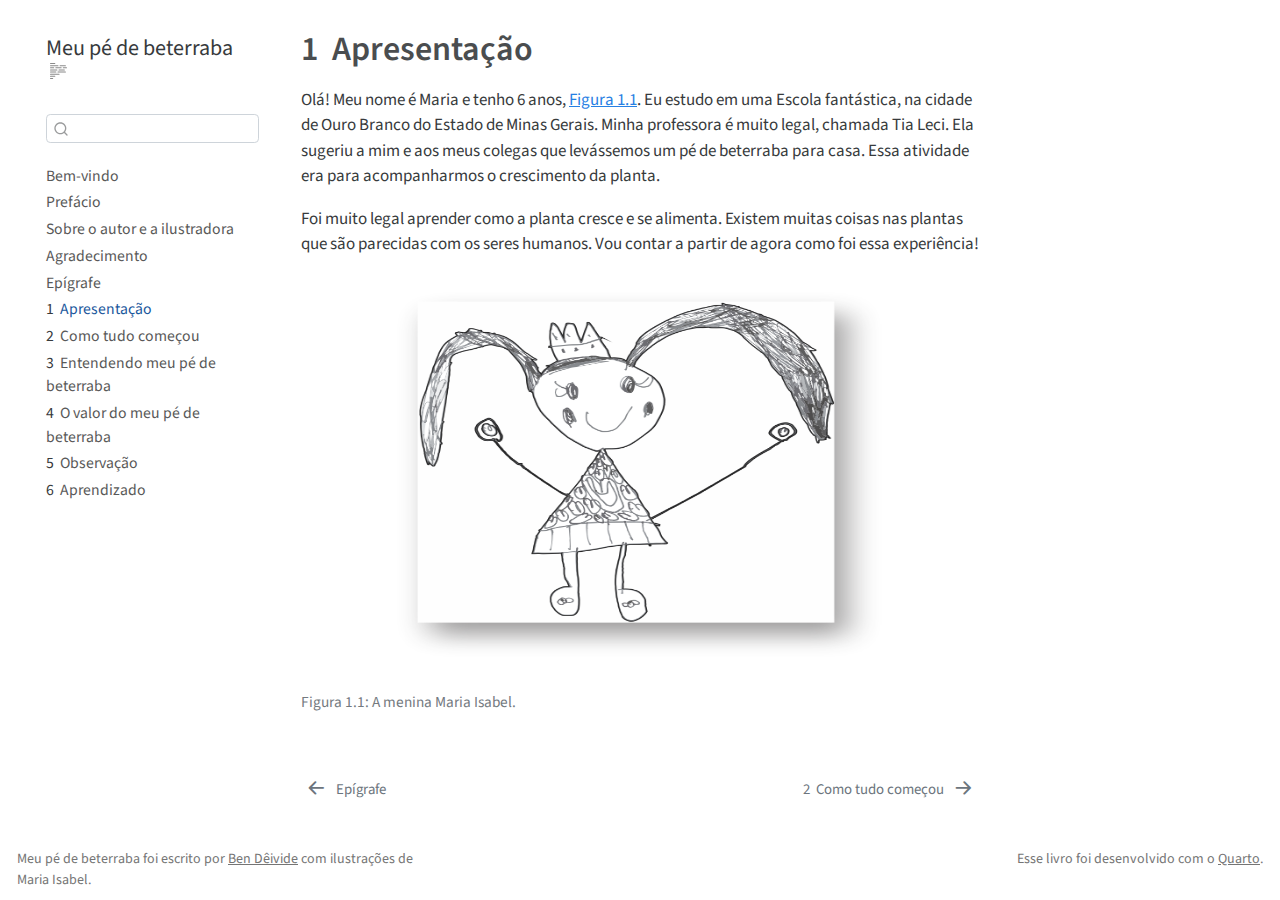
<file: docs/apresentacao.html>
<!DOCTYPE html>
<html xmlns="http://www.w3.org/1999/xhtml" lang="pt-BR" xml:lang="pt-BR"><head>

<meta charset="utf-8">
<meta name="generator" content="quarto-1.3.450">

<meta name="viewport" content="width=device-width, initial-scale=1.0, user-scalable=yes">


<title>Meu pé de beterraba - 1&nbsp; Apresentação</title>
<style>
code{white-space: pre-wrap;}
span.smallcaps{font-variant: small-caps;}
div.columns{display: flex; gap: min(4vw, 1.5em);}
div.column{flex: auto; overflow-x: auto;}
div.hanging-indent{margin-left: 1.5em; text-indent: -1.5em;}
ul.task-list{list-style: none;}
ul.task-list li input[type="checkbox"] {
  width: 0.8em;
  margin: 0 0.8em 0.2em -1em; /* quarto-specific, see https://github.com/quarto-dev/quarto-cli/issues/4556 */ 
  vertical-align: middle;
}
</style>


<script src="site_libs/quarto-nav/quarto-nav.js"></script>
<script src="site_libs/quarto-nav/headroom.min.js"></script>
<script src="site_libs/clipboard/clipboard.min.js"></script>
<script src="site_libs/quarto-search/autocomplete.umd.js"></script>
<script src="site_libs/quarto-search/fuse.min.js"></script>
<script src="site_libs/quarto-search/quarto-search.js"></script>
<meta name="quarto:offset" content="./">
<link href="./comotudocomecou.html" rel="next">
<link href="./epigrafe.html" rel="prev">
<link href="./favicon.ico" rel="icon">
<script src="site_libs/quarto-html/quarto.js"></script>
<script src="site_libs/quarto-html/popper.min.js"></script>
<script src="site_libs/quarto-html/tippy.umd.min.js"></script>
<script src="site_libs/quarto-html/anchor.min.js"></script>
<link href="site_libs/quarto-html/tippy.css" rel="stylesheet">
<link href="site_libs/quarto-html/quarto-syntax-highlighting.css" rel="stylesheet" id="quarto-text-highlighting-styles">
<script src="site_libs/bootstrap/bootstrap.min.js"></script>
<link href="site_libs/bootstrap/bootstrap-icons.css" rel="stylesheet">
<link href="site_libs/bootstrap/bootstrap.min.css" rel="stylesheet" id="quarto-bootstrap" data-mode="light">
<script id="quarto-search-options" type="application/json">{
  "location": "sidebar",
  "copy-button": false,
  "collapse-after": 3,
  "panel-placement": "start",
  "type": "textbox",
  "limit": 20,
  "language": {
    "search-no-results-text": "Nenhum resultado",
    "search-matching-documents-text": "documentos correspondentes",
    "search-copy-link-title": "Copiar link para a busca",
    "search-hide-matches-text": "Esconder correspondências adicionais",
    "search-more-match-text": "mais correspondência neste documento",
    "search-more-matches-text": "mais correspondências neste documento",
    "search-clear-button-title": "Limpar",
    "search-detached-cancel-button-title": "Cancelar",
    "search-submit-button-title": "Enviar",
    "search-label": "Procurar"
  }
}</script>


</head>

<body class="nav-sidebar floating">

<div id="quarto-search-results"></div>
  <header id="quarto-header" class="headroom fixed-top">
  <nav class="quarto-secondary-nav">
    <div class="container-fluid d-flex">
      <button type="button" class="quarto-btn-toggle btn" data-bs-toggle="collapse" data-bs-target="#quarto-sidebar,#quarto-sidebar-glass" aria-controls="quarto-sidebar" aria-expanded="false" aria-label="Alternar barra lateral" onclick="if (window.quartoToggleHeadroom) { window.quartoToggleHeadroom(); }">
        <i class="bi bi-layout-text-sidebar-reverse"></i>
      </button>
      <nav class="quarto-page-breadcrumbs" aria-label="breadcrumb"><ol class="breadcrumb"><li class="breadcrumb-item"><a href="./apresentacao.html"><span class="chapter-number">1</span>&nbsp; <span class="chapter-title">Apresentação</span></a></li></ol></nav>
      <a class="flex-grow-1" role="button" data-bs-toggle="collapse" data-bs-target="#quarto-sidebar,#quarto-sidebar-glass" aria-controls="quarto-sidebar" aria-expanded="false" aria-label="Alternar barra lateral" onclick="if (window.quartoToggleHeadroom) { window.quartoToggleHeadroom(); }">      
      </a>
      <button type="button" class="btn quarto-search-button" aria-label="" onclick="window.quartoOpenSearch();">
        <i class="bi bi-search"></i>
      </button>
    </div>
  </nav>
</header>
<!-- content -->
<div id="quarto-content" class="quarto-container page-columns page-rows-contents page-layout-article">
<!-- sidebar -->
  <nav id="quarto-sidebar" class="sidebar collapse collapse-horizontal sidebar-navigation floating overflow-auto">
    <div class="pt-lg-2 mt-2 text-left sidebar-header">
    <div class="sidebar-title mb-0 py-0">
      <a href="./">Meu pé de beterraba</a> 
        <div class="sidebar-tools-main">
  <a href="" class="quarto-reader-toggle quarto-navigation-tool px-1" onclick="window.quartoToggleReader(); return false;" title="Alternar modo de leitor">
  <div class="quarto-reader-toggle-btn">
  <i class="bi"></i>
  </div>
</a>
</div>
    </div>
      </div>
        <div class="mt-2 flex-shrink-0 align-items-center">
        <div class="sidebar-search">
        <div id="quarto-search" class="" title="Procurar"></div>
        </div>
        </div>
    <div class="sidebar-menu-container"> 
    <ul class="list-unstyled mt-1">
        <li class="sidebar-item">
  <div class="sidebar-item-container"> 
  <a href="./index.html" class="sidebar-item-text sidebar-link">
 <span class="menu-text">Bem-vindo</span></a>
  </div>
</li>
        <li class="sidebar-item">
  <div class="sidebar-item-container"> 
  <a href="./prefacio.html" class="sidebar-item-text sidebar-link">
 <span class="menu-text">Prefácio</span></a>
  </div>
</li>
        <li class="sidebar-item">
  <div class="sidebar-item-container"> 
  <a href="./about.html" class="sidebar-item-text sidebar-link">
 <span class="menu-text">Sobre o autor e a ilustradora</span></a>
  </div>
</li>
        <li class="sidebar-item">
  <div class="sidebar-item-container"> 
  <a href="./agradecimento.html" class="sidebar-item-text sidebar-link">
 <span class="menu-text">Agradecimento</span></a>
  </div>
</li>
        <li class="sidebar-item">
  <div class="sidebar-item-container"> 
  <a href="./epigrafe.html" class="sidebar-item-text sidebar-link">
 <span class="menu-text">Epígrafe</span></a>
  </div>
</li>
        <li class="sidebar-item">
  <div class="sidebar-item-container"> 
  <a href="./apresentacao.html" class="sidebar-item-text sidebar-link active">
 <span class="menu-text"><span class="chapter-number">1</span>&nbsp; <span class="chapter-title">Apresentação</span></span></a>
  </div>
</li>
        <li class="sidebar-item">
  <div class="sidebar-item-container"> 
  <a href="./comotudocomecou.html" class="sidebar-item-text sidebar-link">
 <span class="menu-text"><span class="chapter-number">2</span>&nbsp; <span class="chapter-title">Como tudo começou</span></span></a>
  </div>
</li>
        <li class="sidebar-item">
  <div class="sidebar-item-container"> 
  <a href="./entmeupedebet.html" class="sidebar-item-text sidebar-link">
 <span class="menu-text"><span class="chapter-number">3</span>&nbsp; <span class="chapter-title">Entendendo meu pé de beterraba</span></span></a>
  </div>
</li>
        <li class="sidebar-item">
  <div class="sidebar-item-container"> 
  <a href="./ovalordomeupe.html" class="sidebar-item-text sidebar-link">
 <span class="menu-text"><span class="chapter-number">4</span>&nbsp; <span class="chapter-title">O valor do meu pé de beterraba</span></span></a>
  </div>
</li>
        <li class="sidebar-item">
  <div class="sidebar-item-container"> 
  <a href="./observacao.html" class="sidebar-item-text sidebar-link">
 <span class="menu-text"><span class="chapter-number">5</span>&nbsp; <span class="chapter-title">Observação</span></span></a>
  </div>
</li>
        <li class="sidebar-item">
  <div class="sidebar-item-container"> 
  <a href="./aprendizado.html" class="sidebar-item-text sidebar-link">
 <span class="menu-text"><span class="chapter-number">6</span>&nbsp; <span class="chapter-title">Aprendizado</span></span></a>
  </div>
</li>
    </ul>
    </div>
</nav>
<div id="quarto-sidebar-glass" data-bs-toggle="collapse" data-bs-target="#quarto-sidebar,#quarto-sidebar-glass"></div>
<!-- margin-sidebar -->
    <div id="quarto-margin-sidebar" class="sidebar margin-sidebar">
        
    </div>
<!-- main -->
<main class="content" id="quarto-document-content">

<header id="title-block-header" class="quarto-title-block default">
<div class="quarto-title">
<h1 class="title"><span class="chapter-number">1</span>&nbsp; <span class="chapter-title">Apresentação</span></h1>
</div>



<div class="quarto-title-meta">

    
  
    
  </div>
  

</header>

<p>Olá! Meu nome é Maria e tenho 6 anos, <a href="#fig-bebel">Figura&nbsp;<span>1.1</span></a>. Eu estudo em uma Escola fantástica, na cidade de Ouro Branco do Estado de Minas Gerais. Minha professora é muito legal, chamada Tia Leci. Ela sugeriu a mim e aos meus colegas que levássemos um pé de beterraba para casa. Essa atividade era para acompanharmos o crescimento da planta.</p>
<p>Foi muito legal aprender como a planta cresce e se alimenta. Existem muitas coisas nas plantas que são parecidas com os seres humanos. Vou contar a partir de agora como foi essa experiência!</p>
<div id="fig-bebel" class="quarto-figure quarto-figure-center anchored">
<figure class="figure">
<p><img src="images/bebel.png" style="width:80.0%" data-zoom="100%" height="400" class="figure-img"></p>
<figcaption class="figure-caption">Figura&nbsp;1.1: A menina Maria Isabel.</figcaption>
</figure>
</div>



</main> <!-- /main -->
<script id="quarto-html-after-body" type="application/javascript">
window.document.addEventListener("DOMContentLoaded", function (event) {
  const toggleBodyColorMode = (bsSheetEl) => {
    const mode = bsSheetEl.getAttribute("data-mode");
    const bodyEl = window.document.querySelector("body");
    if (mode === "dark") {
      bodyEl.classList.add("quarto-dark");
      bodyEl.classList.remove("quarto-light");
    } else {
      bodyEl.classList.add("quarto-light");
      bodyEl.classList.remove("quarto-dark");
    }
  }
  const toggleBodyColorPrimary = () => {
    const bsSheetEl = window.document.querySelector("link#quarto-bootstrap");
    if (bsSheetEl) {
      toggleBodyColorMode(bsSheetEl);
    }
  }
  toggleBodyColorPrimary();  
  const icon = "";
  const anchorJS = new window.AnchorJS();
  anchorJS.options = {
    placement: 'right',
    icon: icon
  };
  anchorJS.add('.anchored');
  const isCodeAnnotation = (el) => {
    for (const clz of el.classList) {
      if (clz.startsWith('code-annotation-')) {                     
        return true;
      }
    }
    return false;
  }
  const clipboard = new window.ClipboardJS('.code-copy-button', {
    text: function(trigger) {
      const codeEl = trigger.previousElementSibling.cloneNode(true);
      for (const childEl of codeEl.children) {
        if (isCodeAnnotation(childEl)) {
          childEl.remove();
        }
      }
      return codeEl.innerText;
    }
  });
  clipboard.on('success', function(e) {
    // button target
    const button = e.trigger;
    // don't keep focus
    button.blur();
    // flash "checked"
    button.classList.add('code-copy-button-checked');
    var currentTitle = button.getAttribute("title");
    button.setAttribute("title", "Copiada");
    let tooltip;
    if (window.bootstrap) {
      button.setAttribute("data-bs-toggle", "tooltip");
      button.setAttribute("data-bs-placement", "left");
      button.setAttribute("data-bs-title", "Copiada");
      tooltip = new bootstrap.Tooltip(button, 
        { trigger: "manual", 
          customClass: "code-copy-button-tooltip",
          offset: [0, -8]});
      tooltip.show();    
    }
    setTimeout(function() {
      if (tooltip) {
        tooltip.hide();
        button.removeAttribute("data-bs-title");
        button.removeAttribute("data-bs-toggle");
        button.removeAttribute("data-bs-placement");
      }
      button.setAttribute("title", currentTitle);
      button.classList.remove('code-copy-button-checked');
    }, 1000);
    // clear code selection
    e.clearSelection();
  });
  function tippyHover(el, contentFn) {
    const config = {
      allowHTML: true,
      content: contentFn,
      maxWidth: 500,
      delay: 100,
      arrow: false,
      appendTo: function(el) {
          return el.parentElement;
      },
      interactive: true,
      interactiveBorder: 10,
      theme: 'quarto',
      placement: 'bottom-start'
    };
    window.tippy(el, config); 
  }
  const noterefs = window.document.querySelectorAll('a[role="doc-noteref"]');
  for (var i=0; i<noterefs.length; i++) {
    const ref = noterefs[i];
    tippyHover(ref, function() {
      // use id or data attribute instead here
      let href = ref.getAttribute('data-footnote-href') || ref.getAttribute('href');
      try { href = new URL(href).hash; } catch {}
      const id = href.replace(/^#\/?/, "");
      const note = window.document.getElementById(id);
      return note.innerHTML;
    });
  }
      let selectedAnnoteEl;
      const selectorForAnnotation = ( cell, annotation) => {
        let cellAttr = 'data-code-cell="' + cell + '"';
        let lineAttr = 'data-code-annotation="' +  annotation + '"';
        const selector = 'span[' + cellAttr + '][' + lineAttr + ']';
        return selector;
      }
      const selectCodeLines = (annoteEl) => {
        const doc = window.document;
        const targetCell = annoteEl.getAttribute("data-target-cell");
        const targetAnnotation = annoteEl.getAttribute("data-target-annotation");
        const annoteSpan = window.document.querySelector(selectorForAnnotation(targetCell, targetAnnotation));
        const lines = annoteSpan.getAttribute("data-code-lines").split(",");
        const lineIds = lines.map((line) => {
          return targetCell + "-" + line;
        })
        let top = null;
        let height = null;
        let parent = null;
        if (lineIds.length > 0) {
            //compute the position of the single el (top and bottom and make a div)
            const el = window.document.getElementById(lineIds[0]);
            top = el.offsetTop;
            height = el.offsetHeight;
            parent = el.parentElement.parentElement;
          if (lineIds.length > 1) {
            const lastEl = window.document.getElementById(lineIds[lineIds.length - 1]);
            const bottom = lastEl.offsetTop + lastEl.offsetHeight;
            height = bottom - top;
          }
          if (top !== null && height !== null && parent !== null) {
            // cook up a div (if necessary) and position it 
            let div = window.document.getElementById("code-annotation-line-highlight");
            if (div === null) {
              div = window.document.createElement("div");
              div.setAttribute("id", "code-annotation-line-highlight");
              div.style.position = 'absolute';
              parent.appendChild(div);
            }
            div.style.top = top - 2 + "px";
            div.style.height = height + 4 + "px";
            let gutterDiv = window.document.getElementById("code-annotation-line-highlight-gutter");
            if (gutterDiv === null) {
              gutterDiv = window.document.createElement("div");
              gutterDiv.setAttribute("id", "code-annotation-line-highlight-gutter");
              gutterDiv.style.position = 'absolute';
              const codeCell = window.document.getElementById(targetCell);
              const gutter = codeCell.querySelector('.code-annotation-gutter');
              gutter.appendChild(gutterDiv);
            }
            gutterDiv.style.top = top - 2 + "px";
            gutterDiv.style.height = height + 4 + "px";
          }
          selectedAnnoteEl = annoteEl;
        }
      };
      const unselectCodeLines = () => {
        const elementsIds = ["code-annotation-line-highlight", "code-annotation-line-highlight-gutter"];
        elementsIds.forEach((elId) => {
          const div = window.document.getElementById(elId);
          if (div) {
            div.remove();
          }
        });
        selectedAnnoteEl = undefined;
      };
      // Attach click handler to the DT
      const annoteDls = window.document.querySelectorAll('dt[data-target-cell]');
      for (const annoteDlNode of annoteDls) {
        annoteDlNode.addEventListener('click', (event) => {
          const clickedEl = event.target;
          if (clickedEl !== selectedAnnoteEl) {
            unselectCodeLines();
            const activeEl = window.document.querySelector('dt[data-target-cell].code-annotation-active');
            if (activeEl) {
              activeEl.classList.remove('code-annotation-active');
            }
            selectCodeLines(clickedEl);
            clickedEl.classList.add('code-annotation-active');
          } else {
            // Unselect the line
            unselectCodeLines();
            clickedEl.classList.remove('code-annotation-active');
          }
        });
      }
  const findCites = (el) => {
    const parentEl = el.parentElement;
    if (parentEl) {
      const cites = parentEl.dataset.cites;
      if (cites) {
        return {
          el,
          cites: cites.split(' ')
        };
      } else {
        return findCites(el.parentElement)
      }
    } else {
      return undefined;
    }
  };
  var bibliorefs = window.document.querySelectorAll('a[role="doc-biblioref"]');
  for (var i=0; i<bibliorefs.length; i++) {
    const ref = bibliorefs[i];
    const citeInfo = findCites(ref);
    if (citeInfo) {
      tippyHover(citeInfo.el, function() {
        var popup = window.document.createElement('div');
        citeInfo.cites.forEach(function(cite) {
          var citeDiv = window.document.createElement('div');
          citeDiv.classList.add('hanging-indent');
          citeDiv.classList.add('csl-entry');
          var biblioDiv = window.document.getElementById('ref-' + cite);
          if (biblioDiv) {
            citeDiv.innerHTML = biblioDiv.innerHTML;
          }
          popup.appendChild(citeDiv);
        });
        return popup.innerHTML;
      });
    }
  }
});
</script>
<nav class="page-navigation">
  <div class="nav-page nav-page-previous">
      <a href="./epigrafe.html" class="pagination-link">
        <i class="bi bi-arrow-left-short"></i> <span class="nav-page-text">Epígrafe</span>
      </a>          
  </div>
  <div class="nav-page nav-page-next">
      <a href="./comotudocomecou.html" class="pagination-link">
        <span class="nav-page-text"><span class="chapter-number">2</span>&nbsp; <span class="chapter-title">Como tudo começou</span></span> <i class="bi bi-arrow-right-short"></i>
      </a>
  </div>
</nav>
</div> <!-- /content -->
<footer class="footer">
  <div class="nav-footer">
    <div class="nav-footer-left">Meu pé de beterraba foi escrito por <a href="https://bendeivide.github.io/">Ben Dêivide</a> com ilustrações de Maria Isabel.</div>   
    <div class="nav-footer-center">
      &nbsp;
    </div>
    <div class="nav-footer-right">Esse livro foi desenvolvido com o <a href="https://quarto.org/">Quarto</a>.</div>
  </div>
</footer>



</body></html>
</file>
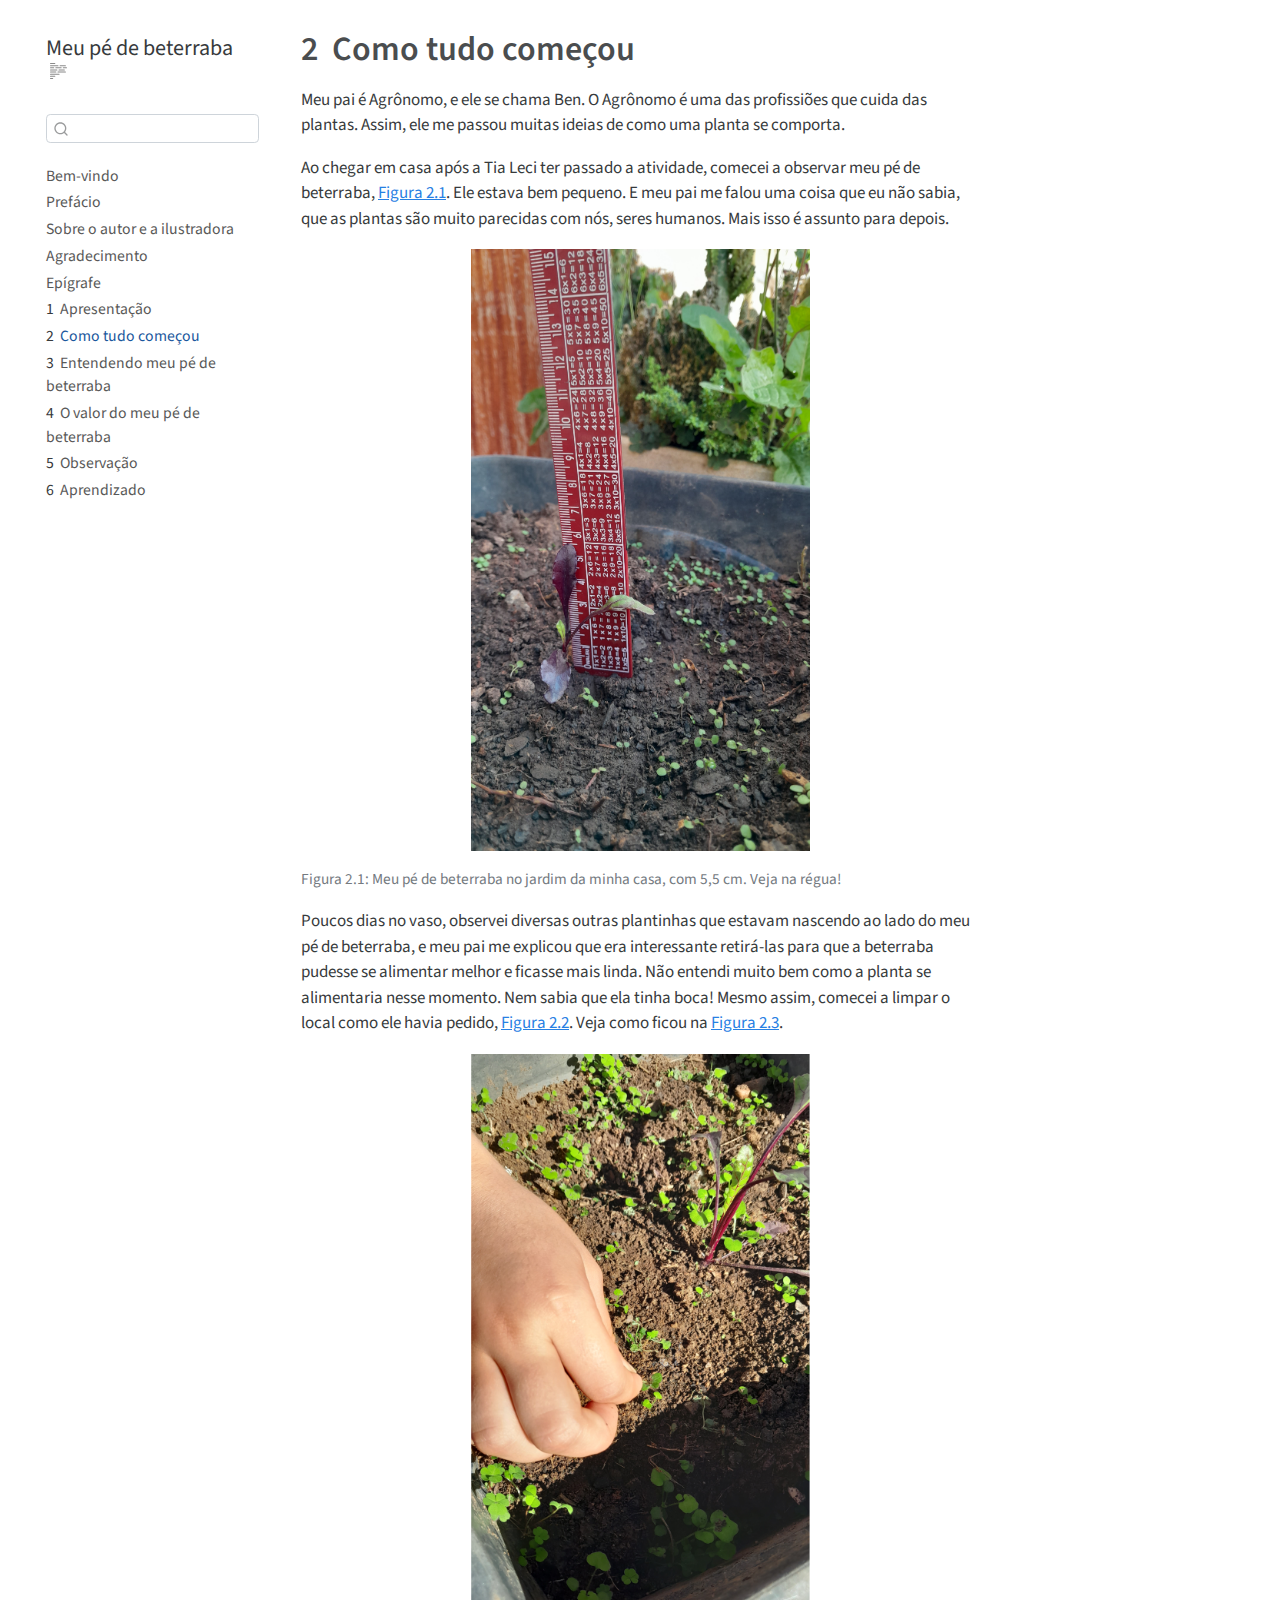
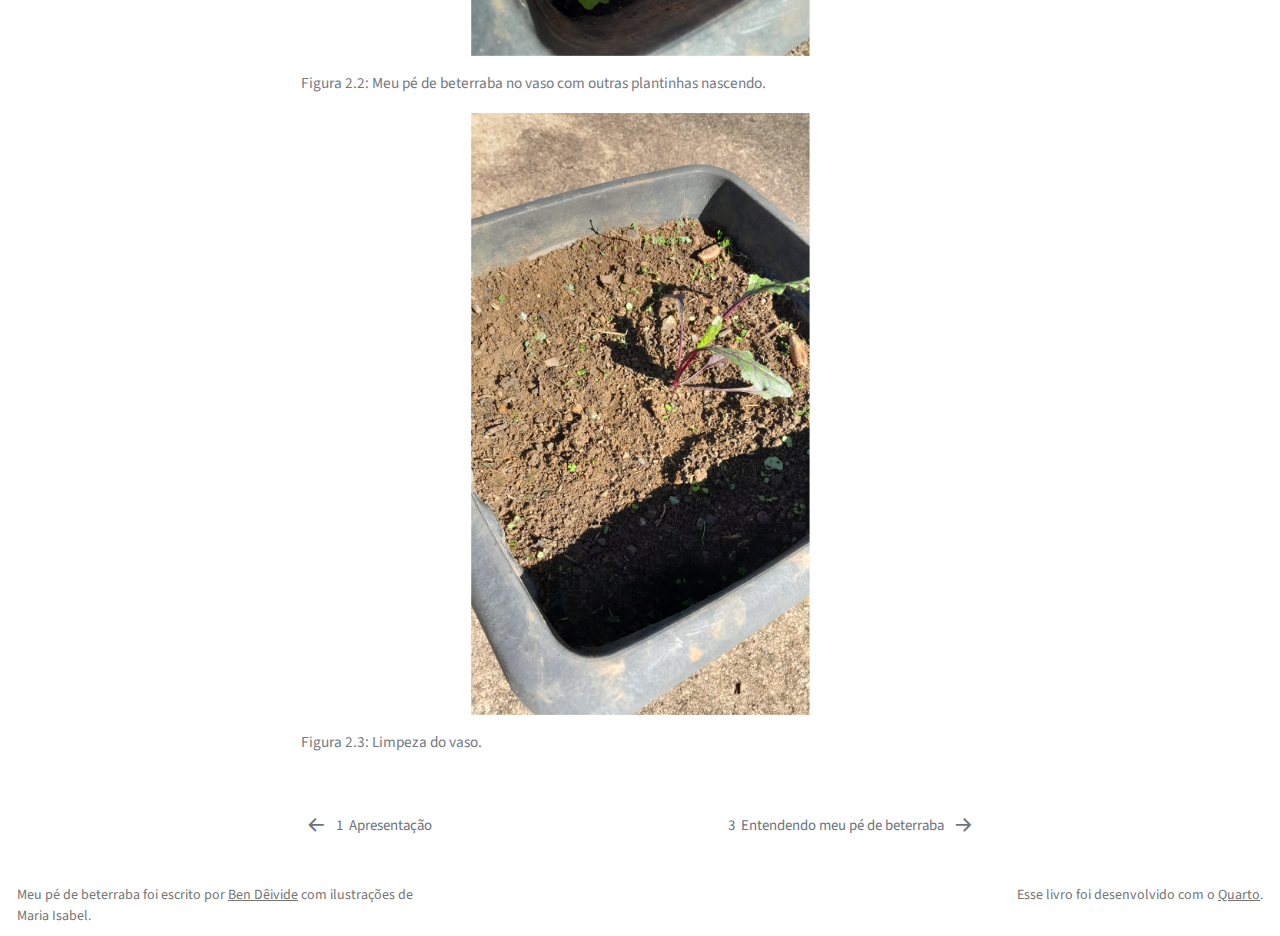
<file: docs/comotudocomecou.html>
<!DOCTYPE html>
<html xmlns="http://www.w3.org/1999/xhtml" lang="pt-BR" xml:lang="pt-BR"><head>

<meta charset="utf-8">
<meta name="generator" content="quarto-1.3.450">

<meta name="viewport" content="width=device-width, initial-scale=1.0, user-scalable=yes">


<title>Meu pé de beterraba - 2&nbsp; Como tudo começou</title>
<style>
code{white-space: pre-wrap;}
span.smallcaps{font-variant: small-caps;}
div.columns{display: flex; gap: min(4vw, 1.5em);}
div.column{flex: auto; overflow-x: auto;}
div.hanging-indent{margin-left: 1.5em; text-indent: -1.5em;}
ul.task-list{list-style: none;}
ul.task-list li input[type="checkbox"] {
  width: 0.8em;
  margin: 0 0.8em 0.2em -1em; /* quarto-specific, see https://github.com/quarto-dev/quarto-cli/issues/4556 */ 
  vertical-align: middle;
}
</style>


<script src="site_libs/quarto-nav/quarto-nav.js"></script>
<script src="site_libs/quarto-nav/headroom.min.js"></script>
<script src="site_libs/clipboard/clipboard.min.js"></script>
<script src="site_libs/quarto-search/autocomplete.umd.js"></script>
<script src="site_libs/quarto-search/fuse.min.js"></script>
<script src="site_libs/quarto-search/quarto-search.js"></script>
<meta name="quarto:offset" content="./">
<link href="./entmeupedebet.html" rel="next">
<link href="./apresentacao.html" rel="prev">
<link href="./favicon.ico" rel="icon">
<script src="site_libs/quarto-html/quarto.js"></script>
<script src="site_libs/quarto-html/popper.min.js"></script>
<script src="site_libs/quarto-html/tippy.umd.min.js"></script>
<script src="site_libs/quarto-html/anchor.min.js"></script>
<link href="site_libs/quarto-html/tippy.css" rel="stylesheet">
<link href="site_libs/quarto-html/quarto-syntax-highlighting.css" rel="stylesheet" id="quarto-text-highlighting-styles">
<script src="site_libs/bootstrap/bootstrap.min.js"></script>
<link href="site_libs/bootstrap/bootstrap-icons.css" rel="stylesheet">
<link href="site_libs/bootstrap/bootstrap.min.css" rel="stylesheet" id="quarto-bootstrap" data-mode="light">
<script id="quarto-search-options" type="application/json">{
  "location": "sidebar",
  "copy-button": false,
  "collapse-after": 3,
  "panel-placement": "start",
  "type": "textbox",
  "limit": 20,
  "language": {
    "search-no-results-text": "Nenhum resultado",
    "search-matching-documents-text": "documentos correspondentes",
    "search-copy-link-title": "Copiar link para a busca",
    "search-hide-matches-text": "Esconder correspondências adicionais",
    "search-more-match-text": "mais correspondência neste documento",
    "search-more-matches-text": "mais correspondências neste documento",
    "search-clear-button-title": "Limpar",
    "search-detached-cancel-button-title": "Cancelar",
    "search-submit-button-title": "Enviar",
    "search-label": "Procurar"
  }
}</script>


</head>

<body class="nav-sidebar floating">

<div id="quarto-search-results"></div>
  <header id="quarto-header" class="headroom fixed-top">
  <nav class="quarto-secondary-nav">
    <div class="container-fluid d-flex">
      <button type="button" class="quarto-btn-toggle btn" data-bs-toggle="collapse" data-bs-target="#quarto-sidebar,#quarto-sidebar-glass" aria-controls="quarto-sidebar" aria-expanded="false" aria-label="Alternar barra lateral" onclick="if (window.quartoToggleHeadroom) { window.quartoToggleHeadroom(); }">
        <i class="bi bi-layout-text-sidebar-reverse"></i>
      </button>
      <nav class="quarto-page-breadcrumbs" aria-label="breadcrumb"><ol class="breadcrumb"><li class="breadcrumb-item"><a href="./comotudocomecou.html"><span class="chapter-number">2</span>&nbsp; <span class="chapter-title">Como tudo começou</span></a></li></ol></nav>
      <a class="flex-grow-1" role="button" data-bs-toggle="collapse" data-bs-target="#quarto-sidebar,#quarto-sidebar-glass" aria-controls="quarto-sidebar" aria-expanded="false" aria-label="Alternar barra lateral" onclick="if (window.quartoToggleHeadroom) { window.quartoToggleHeadroom(); }">      
      </a>
      <button type="button" class="btn quarto-search-button" aria-label="" onclick="window.quartoOpenSearch();">
        <i class="bi bi-search"></i>
      </button>
    </div>
  </nav>
</header>
<!-- content -->
<div id="quarto-content" class="quarto-container page-columns page-rows-contents page-layout-article">
<!-- sidebar -->
  <nav id="quarto-sidebar" class="sidebar collapse collapse-horizontal sidebar-navigation floating overflow-auto">
    <div class="pt-lg-2 mt-2 text-left sidebar-header">
    <div class="sidebar-title mb-0 py-0">
      <a href="./">Meu pé de beterraba</a> 
        <div class="sidebar-tools-main">
  <a href="" class="quarto-reader-toggle quarto-navigation-tool px-1" onclick="window.quartoToggleReader(); return false;" title="Alternar modo de leitor">
  <div class="quarto-reader-toggle-btn">
  <i class="bi"></i>
  </div>
</a>
</div>
    </div>
      </div>
        <div class="mt-2 flex-shrink-0 align-items-center">
        <div class="sidebar-search">
        <div id="quarto-search" class="" title="Procurar"></div>
        </div>
        </div>
    <div class="sidebar-menu-container"> 
    <ul class="list-unstyled mt-1">
        <li class="sidebar-item">
  <div class="sidebar-item-container"> 
  <a href="./index.html" class="sidebar-item-text sidebar-link">
 <span class="menu-text">Bem-vindo</span></a>
  </div>
</li>
        <li class="sidebar-item">
  <div class="sidebar-item-container"> 
  <a href="./prefacio.html" class="sidebar-item-text sidebar-link">
 <span class="menu-text">Prefácio</span></a>
  </div>
</li>
        <li class="sidebar-item">
  <div class="sidebar-item-container"> 
  <a href="./about.html" class="sidebar-item-text sidebar-link">
 <span class="menu-text">Sobre o autor e a ilustradora</span></a>
  </div>
</li>
        <li class="sidebar-item">
  <div class="sidebar-item-container"> 
  <a href="./agradecimento.html" class="sidebar-item-text sidebar-link">
 <span class="menu-text">Agradecimento</span></a>
  </div>
</li>
        <li class="sidebar-item">
  <div class="sidebar-item-container"> 
  <a href="./epigrafe.html" class="sidebar-item-text sidebar-link">
 <span class="menu-text">Epígrafe</span></a>
  </div>
</li>
        <li class="sidebar-item">
  <div class="sidebar-item-container"> 
  <a href="./apresentacao.html" class="sidebar-item-text sidebar-link">
 <span class="menu-text"><span class="chapter-number">1</span>&nbsp; <span class="chapter-title">Apresentação</span></span></a>
  </div>
</li>
        <li class="sidebar-item">
  <div class="sidebar-item-container"> 
  <a href="./comotudocomecou.html" class="sidebar-item-text sidebar-link active">
 <span class="menu-text"><span class="chapter-number">2</span>&nbsp; <span class="chapter-title">Como tudo começou</span></span></a>
  </div>
</li>
        <li class="sidebar-item">
  <div class="sidebar-item-container"> 
  <a href="./entmeupedebet.html" class="sidebar-item-text sidebar-link">
 <span class="menu-text"><span class="chapter-number">3</span>&nbsp; <span class="chapter-title">Entendendo meu pé de beterraba</span></span></a>
  </div>
</li>
        <li class="sidebar-item">
  <div class="sidebar-item-container"> 
  <a href="./ovalordomeupe.html" class="sidebar-item-text sidebar-link">
 <span class="menu-text"><span class="chapter-number">4</span>&nbsp; <span class="chapter-title">O valor do meu pé de beterraba</span></span></a>
  </div>
</li>
        <li class="sidebar-item">
  <div class="sidebar-item-container"> 
  <a href="./observacao.html" class="sidebar-item-text sidebar-link">
 <span class="menu-text"><span class="chapter-number">5</span>&nbsp; <span class="chapter-title">Observação</span></span></a>
  </div>
</li>
        <li class="sidebar-item">
  <div class="sidebar-item-container"> 
  <a href="./aprendizado.html" class="sidebar-item-text sidebar-link">
 <span class="menu-text"><span class="chapter-number">6</span>&nbsp; <span class="chapter-title">Aprendizado</span></span></a>
  </div>
</li>
    </ul>
    </div>
</nav>
<div id="quarto-sidebar-glass" data-bs-toggle="collapse" data-bs-target="#quarto-sidebar,#quarto-sidebar-glass"></div>
<!-- margin-sidebar -->
    <div id="quarto-margin-sidebar" class="sidebar margin-sidebar">
        
    </div>
<!-- main -->
<main class="content" id="quarto-document-content">

<header id="title-block-header" class="quarto-title-block default">
<div class="quarto-title">
<h1 class="title"><span class="chapter-number">2</span>&nbsp; <span class="chapter-title">Como tudo começou</span></h1>
</div>



<div class="quarto-title-meta">

    
  
    
  </div>
  

</header>

<p>Meu pai é Agrônomo, e ele se chama Ben. O Agrônomo é uma das profissiões que cuida das plantas. Assim, ele me passou muitas ideias de como uma planta se comporta.</p>
<p>Ao chegar em casa após a Tia Leci ter passado a atividade, comecei a observar meu pé de beterraba, <a href="#fig-pedb01">Figura&nbsp;<span>2.1</span></a>. Ele estava bem pequeno. E meu pai me falou uma coisa que eu não sabia, que as plantas são muito parecidas com nós, seres humanos. Mais isso é assunto para depois.</p>
<div id="fig-pedb01" class="quarto-figure quarto-figure-center anchored">
<figure class="figure">
<p><img src="images/pedb01.png" class="img-fluid figure-img" style="width:50.0%"></p>
<figcaption class="figure-caption">Figura&nbsp;2.1: Meu pé de beterraba no jardim da minha casa, com 5,5 cm. Veja na régua!</figcaption>
</figure>
</div>
<p>Poucos dias no vaso, observei diversas outras plantinhas que estavam nascendo ao lado do meu pé de beterraba, e meu pai me explicou que era interessante retirá-las para que a beterraba pudesse se alimentar melhor e ficasse mais linda. Não entendi muito bem como a planta se alimentaria nesse momento. Nem sabia que ela tinha boca! Mesmo assim, comecei a limpar o local como ele havia pedido, <a href="#fig-pedb02">Figura&nbsp;<span>2.2</span></a>. Veja como ficou na <a href="#fig-pedb03">Figura&nbsp;<span>2.3</span></a>.</p>
<div id="fig-pedb02" class="quarto-figure quarto-figure-center anchored">
<figure class="figure">
<p><img src="images/pedb02.png" class="img-fluid figure-img" style="width:50.0%"></p>
<figcaption class="figure-caption">Figura&nbsp;2.2: Meu pé de beterraba no vaso com outras plantinhas nascendo.</figcaption>
</figure>
</div>
<div id="fig-pedb03" class="quarto-figure quarto-figure-center anchored">
<figure class="figure">
<p><img src="images/pedb03.png" class="img-fluid figure-img" style="width:50.0%"></p>
<figcaption class="figure-caption">Figura&nbsp;2.3: Limpeza do vaso.</figcaption>
</figure>
</div>



</main> <!-- /main -->
<script id="quarto-html-after-body" type="application/javascript">
window.document.addEventListener("DOMContentLoaded", function (event) {
  const toggleBodyColorMode = (bsSheetEl) => {
    const mode = bsSheetEl.getAttribute("data-mode");
    const bodyEl = window.document.querySelector("body");
    if (mode === "dark") {
      bodyEl.classList.add("quarto-dark");
      bodyEl.classList.remove("quarto-light");
    } else {
      bodyEl.classList.add("quarto-light");
      bodyEl.classList.remove("quarto-dark");
    }
  }
  const toggleBodyColorPrimary = () => {
    const bsSheetEl = window.document.querySelector("link#quarto-bootstrap");
    if (bsSheetEl) {
      toggleBodyColorMode(bsSheetEl);
    }
  }
  toggleBodyColorPrimary();  
  const icon = "";
  const anchorJS = new window.AnchorJS();
  anchorJS.options = {
    placement: 'right',
    icon: icon
  };
  anchorJS.add('.anchored');
  const isCodeAnnotation = (el) => {
    for (const clz of el.classList) {
      if (clz.startsWith('code-annotation-')) {                     
        return true;
      }
    }
    return false;
  }
  const clipboard = new window.ClipboardJS('.code-copy-button', {
    text: function(trigger) {
      const codeEl = trigger.previousElementSibling.cloneNode(true);
      for (const childEl of codeEl.children) {
        if (isCodeAnnotation(childEl)) {
          childEl.remove();
        }
      }
      return codeEl.innerText;
    }
  });
  clipboard.on('success', function(e) {
    // button target
    const button = e.trigger;
    // don't keep focus
    button.blur();
    // flash "checked"
    button.classList.add('code-copy-button-checked');
    var currentTitle = button.getAttribute("title");
    button.setAttribute("title", "Copiada");
    let tooltip;
    if (window.bootstrap) {
      button.setAttribute("data-bs-toggle", "tooltip");
      button.setAttribute("data-bs-placement", "left");
      button.setAttribute("data-bs-title", "Copiada");
      tooltip = new bootstrap.Tooltip(button, 
        { trigger: "manual", 
          customClass: "code-copy-button-tooltip",
          offset: [0, -8]});
      tooltip.show();    
    }
    setTimeout(function() {
      if (tooltip) {
        tooltip.hide();
        button.removeAttribute("data-bs-title");
        button.removeAttribute("data-bs-toggle");
        button.removeAttribute("data-bs-placement");
      }
      button.setAttribute("title", currentTitle);
      button.classList.remove('code-copy-button-checked');
    }, 1000);
    // clear code selection
    e.clearSelection();
  });
  function tippyHover(el, contentFn) {
    const config = {
      allowHTML: true,
      content: contentFn,
      maxWidth: 500,
      delay: 100,
      arrow: false,
      appendTo: function(el) {
          return el.parentElement;
      },
      interactive: true,
      interactiveBorder: 10,
      theme: 'quarto',
      placement: 'bottom-start'
    };
    window.tippy(el, config); 
  }
  const noterefs = window.document.querySelectorAll('a[role="doc-noteref"]');
  for (var i=0; i<noterefs.length; i++) {
    const ref = noterefs[i];
    tippyHover(ref, function() {
      // use id or data attribute instead here
      let href = ref.getAttribute('data-footnote-href') || ref.getAttribute('href');
      try { href = new URL(href).hash; } catch {}
      const id = href.replace(/^#\/?/, "");
      const note = window.document.getElementById(id);
      return note.innerHTML;
    });
  }
      let selectedAnnoteEl;
      const selectorForAnnotation = ( cell, annotation) => {
        let cellAttr = 'data-code-cell="' + cell + '"';
        let lineAttr = 'data-code-annotation="' +  annotation + '"';
        const selector = 'span[' + cellAttr + '][' + lineAttr + ']';
        return selector;
      }
      const selectCodeLines = (annoteEl) => {
        const doc = window.document;
        const targetCell = annoteEl.getAttribute("data-target-cell");
        const targetAnnotation = annoteEl.getAttribute("data-target-annotation");
        const annoteSpan = window.document.querySelector(selectorForAnnotation(targetCell, targetAnnotation));
        const lines = annoteSpan.getAttribute("data-code-lines").split(",");
        const lineIds = lines.map((line) => {
          return targetCell + "-" + line;
        })
        let top = null;
        let height = null;
        let parent = null;
        if (lineIds.length > 0) {
            //compute the position of the single el (top and bottom and make a div)
            const el = window.document.getElementById(lineIds[0]);
            top = el.offsetTop;
            height = el.offsetHeight;
            parent = el.parentElement.parentElement;
          if (lineIds.length > 1) {
            const lastEl = window.document.getElementById(lineIds[lineIds.length - 1]);
            const bottom = lastEl.offsetTop + lastEl.offsetHeight;
            height = bottom - top;
          }
          if (top !== null && height !== null && parent !== null) {
            // cook up a div (if necessary) and position it 
            let div = window.document.getElementById("code-annotation-line-highlight");
            if (div === null) {
              div = window.document.createElement("div");
              div.setAttribute("id", "code-annotation-line-highlight");
              div.style.position = 'absolute';
              parent.appendChild(div);
            }
            div.style.top = top - 2 + "px";
            div.style.height = height + 4 + "px";
            let gutterDiv = window.document.getElementById("code-annotation-line-highlight-gutter");
            if (gutterDiv === null) {
              gutterDiv = window.document.createElement("div");
              gutterDiv.setAttribute("id", "code-annotation-line-highlight-gutter");
              gutterDiv.style.position = 'absolute';
              const codeCell = window.document.getElementById(targetCell);
              const gutter = codeCell.querySelector('.code-annotation-gutter');
              gutter.appendChild(gutterDiv);
            }
            gutterDiv.style.top = top - 2 + "px";
            gutterDiv.style.height = height + 4 + "px";
          }
          selectedAnnoteEl = annoteEl;
        }
      };
      const unselectCodeLines = () => {
        const elementsIds = ["code-annotation-line-highlight", "code-annotation-line-highlight-gutter"];
        elementsIds.forEach((elId) => {
          const div = window.document.getElementById(elId);
          if (div) {
            div.remove();
          }
        });
        selectedAnnoteEl = undefined;
      };
      // Attach click handler to the DT
      const annoteDls = window.document.querySelectorAll('dt[data-target-cell]');
      for (const annoteDlNode of annoteDls) {
        annoteDlNode.addEventListener('click', (event) => {
          const clickedEl = event.target;
          if (clickedEl !== selectedAnnoteEl) {
            unselectCodeLines();
            const activeEl = window.document.querySelector('dt[data-target-cell].code-annotation-active');
            if (activeEl) {
              activeEl.classList.remove('code-annotation-active');
            }
            selectCodeLines(clickedEl);
            clickedEl.classList.add('code-annotation-active');
          } else {
            // Unselect the line
            unselectCodeLines();
            clickedEl.classList.remove('code-annotation-active');
          }
        });
      }
  const findCites = (el) => {
    const parentEl = el.parentElement;
    if (parentEl) {
      const cites = parentEl.dataset.cites;
      if (cites) {
        return {
          el,
          cites: cites.split(' ')
        };
      } else {
        return findCites(el.parentElement)
      }
    } else {
      return undefined;
    }
  };
  var bibliorefs = window.document.querySelectorAll('a[role="doc-biblioref"]');
  for (var i=0; i<bibliorefs.length; i++) {
    const ref = bibliorefs[i];
    const citeInfo = findCites(ref);
    if (citeInfo) {
      tippyHover(citeInfo.el, function() {
        var popup = window.document.createElement('div');
        citeInfo.cites.forEach(function(cite) {
          var citeDiv = window.document.createElement('div');
          citeDiv.classList.add('hanging-indent');
          citeDiv.classList.add('csl-entry');
          var biblioDiv = window.document.getElementById('ref-' + cite);
          if (biblioDiv) {
            citeDiv.innerHTML = biblioDiv.innerHTML;
          }
          popup.appendChild(citeDiv);
        });
        return popup.innerHTML;
      });
    }
  }
});
</script>
<nav class="page-navigation">
  <div class="nav-page nav-page-previous">
      <a href="./apresentacao.html" class="pagination-link">
        <i class="bi bi-arrow-left-short"></i> <span class="nav-page-text"><span class="chapter-number">1</span>&nbsp; <span class="chapter-title">Apresentação</span></span>
      </a>          
  </div>
  <div class="nav-page nav-page-next">
      <a href="./entmeupedebet.html" class="pagination-link">
        <span class="nav-page-text"><span class="chapter-number">3</span>&nbsp; <span class="chapter-title">Entendendo meu pé de beterraba</span></span> <i class="bi bi-arrow-right-short"></i>
      </a>
  </div>
</nav>
</div> <!-- /content -->
<footer class="footer">
  <div class="nav-footer">
    <div class="nav-footer-left">Meu pé de beterraba foi escrito por <a href="https://bendeivide.github.io/">Ben Dêivide</a> com ilustrações de Maria Isabel.</div>   
    <div class="nav-footer-center">
      &nbsp;
    </div>
    <div class="nav-footer-right">Esse livro foi desenvolvido com o <a href="https://quarto.org/">Quarto</a>.</div>
  </div>
</footer>



</body></html>
</file>
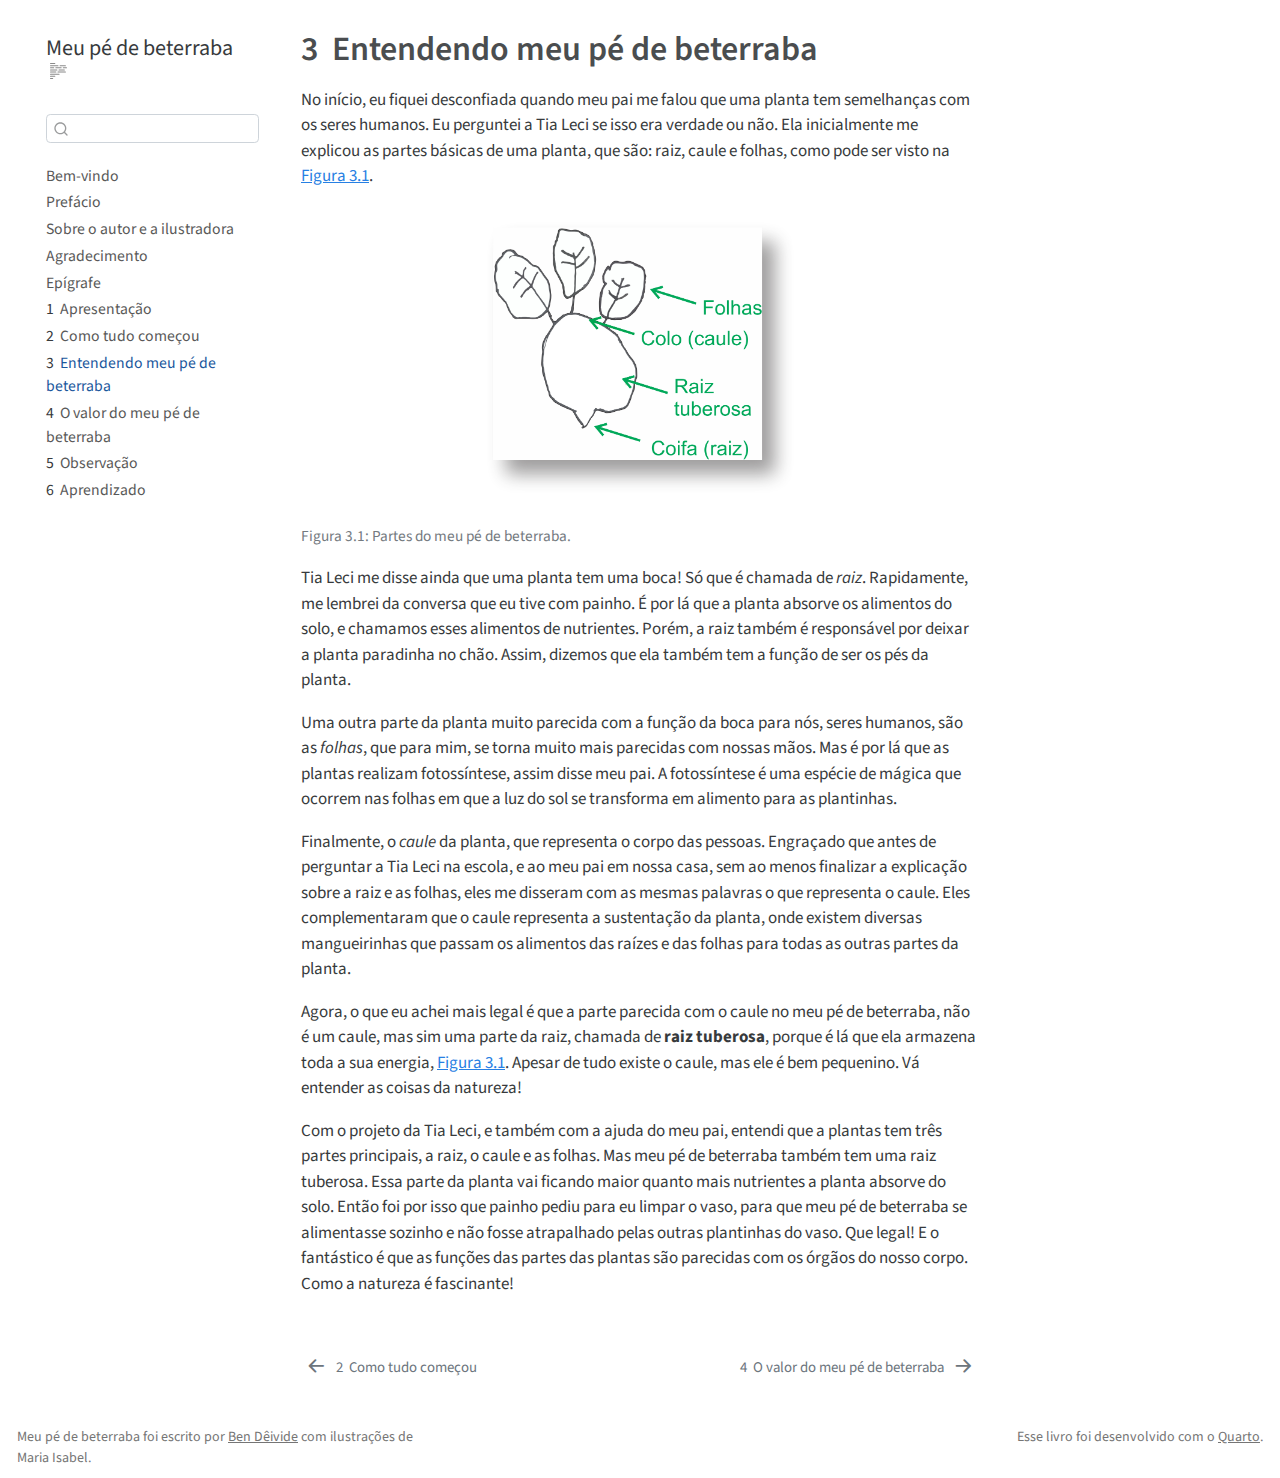
<file: docs/entmeupedebet.html>
<!DOCTYPE html>
<html xmlns="http://www.w3.org/1999/xhtml" lang="pt-BR" xml:lang="pt-BR"><head>

<meta charset="utf-8">
<meta name="generator" content="quarto-1.3.450">

<meta name="viewport" content="width=device-width, initial-scale=1.0, user-scalable=yes">


<title>Meu pé de beterraba - 3&nbsp; Entendendo meu pé de beterraba</title>
<style>
code{white-space: pre-wrap;}
span.smallcaps{font-variant: small-caps;}
div.columns{display: flex; gap: min(4vw, 1.5em);}
div.column{flex: auto; overflow-x: auto;}
div.hanging-indent{margin-left: 1.5em; text-indent: -1.5em;}
ul.task-list{list-style: none;}
ul.task-list li input[type="checkbox"] {
  width: 0.8em;
  margin: 0 0.8em 0.2em -1em; /* quarto-specific, see https://github.com/quarto-dev/quarto-cli/issues/4556 */ 
  vertical-align: middle;
}
</style>


<script src="site_libs/quarto-nav/quarto-nav.js"></script>
<script src="site_libs/quarto-nav/headroom.min.js"></script>
<script src="site_libs/clipboard/clipboard.min.js"></script>
<script src="site_libs/quarto-search/autocomplete.umd.js"></script>
<script src="site_libs/quarto-search/fuse.min.js"></script>
<script src="site_libs/quarto-search/quarto-search.js"></script>
<meta name="quarto:offset" content="./">
<link href="./ovalordomeupe.html" rel="next">
<link href="./comotudocomecou.html" rel="prev">
<link href="./favicon.ico" rel="icon">
<script src="site_libs/quarto-html/quarto.js"></script>
<script src="site_libs/quarto-html/popper.min.js"></script>
<script src="site_libs/quarto-html/tippy.umd.min.js"></script>
<script src="site_libs/quarto-html/anchor.min.js"></script>
<link href="site_libs/quarto-html/tippy.css" rel="stylesheet">
<link href="site_libs/quarto-html/quarto-syntax-highlighting.css" rel="stylesheet" id="quarto-text-highlighting-styles">
<script src="site_libs/bootstrap/bootstrap.min.js"></script>
<link href="site_libs/bootstrap/bootstrap-icons.css" rel="stylesheet">
<link href="site_libs/bootstrap/bootstrap.min.css" rel="stylesheet" id="quarto-bootstrap" data-mode="light">
<script id="quarto-search-options" type="application/json">{
  "location": "sidebar",
  "copy-button": false,
  "collapse-after": 3,
  "panel-placement": "start",
  "type": "textbox",
  "limit": 20,
  "language": {
    "search-no-results-text": "Nenhum resultado",
    "search-matching-documents-text": "documentos correspondentes",
    "search-copy-link-title": "Copiar link para a busca",
    "search-hide-matches-text": "Esconder correspondências adicionais",
    "search-more-match-text": "mais correspondência neste documento",
    "search-more-matches-text": "mais correspondências neste documento",
    "search-clear-button-title": "Limpar",
    "search-detached-cancel-button-title": "Cancelar",
    "search-submit-button-title": "Enviar",
    "search-label": "Procurar"
  }
}</script>


</head>

<body class="nav-sidebar floating">

<div id="quarto-search-results"></div>
  <header id="quarto-header" class="headroom fixed-top">
  <nav class="quarto-secondary-nav">
    <div class="container-fluid d-flex">
      <button type="button" class="quarto-btn-toggle btn" data-bs-toggle="collapse" data-bs-target="#quarto-sidebar,#quarto-sidebar-glass" aria-controls="quarto-sidebar" aria-expanded="false" aria-label="Alternar barra lateral" onclick="if (window.quartoToggleHeadroom) { window.quartoToggleHeadroom(); }">
        <i class="bi bi-layout-text-sidebar-reverse"></i>
      </button>
      <nav class="quarto-page-breadcrumbs" aria-label="breadcrumb"><ol class="breadcrumb"><li class="breadcrumb-item"><a href="./entmeupedebet.html"><span class="chapter-number">3</span>&nbsp; <span class="chapter-title">Entendendo meu pé de beterraba</span></a></li></ol></nav>
      <a class="flex-grow-1" role="button" data-bs-toggle="collapse" data-bs-target="#quarto-sidebar,#quarto-sidebar-glass" aria-controls="quarto-sidebar" aria-expanded="false" aria-label="Alternar barra lateral" onclick="if (window.quartoToggleHeadroom) { window.quartoToggleHeadroom(); }">      
      </a>
      <button type="button" class="btn quarto-search-button" aria-label="" onclick="window.quartoOpenSearch();">
        <i class="bi bi-search"></i>
      </button>
    </div>
  </nav>
</header>
<!-- content -->
<div id="quarto-content" class="quarto-container page-columns page-rows-contents page-layout-article">
<!-- sidebar -->
  <nav id="quarto-sidebar" class="sidebar collapse collapse-horizontal sidebar-navigation floating overflow-auto">
    <div class="pt-lg-2 mt-2 text-left sidebar-header">
    <div class="sidebar-title mb-0 py-0">
      <a href="./">Meu pé de beterraba</a> 
        <div class="sidebar-tools-main">
  <a href="" class="quarto-reader-toggle quarto-navigation-tool px-1" onclick="window.quartoToggleReader(); return false;" title="Alternar modo de leitor">
  <div class="quarto-reader-toggle-btn">
  <i class="bi"></i>
  </div>
</a>
</div>
    </div>
      </div>
        <div class="mt-2 flex-shrink-0 align-items-center">
        <div class="sidebar-search">
        <div id="quarto-search" class="" title="Procurar"></div>
        </div>
        </div>
    <div class="sidebar-menu-container"> 
    <ul class="list-unstyled mt-1">
        <li class="sidebar-item">
  <div class="sidebar-item-container"> 
  <a href="./index.html" class="sidebar-item-text sidebar-link">
 <span class="menu-text">Bem-vindo</span></a>
  </div>
</li>
        <li class="sidebar-item">
  <div class="sidebar-item-container"> 
  <a href="./prefacio.html" class="sidebar-item-text sidebar-link">
 <span class="menu-text">Prefácio</span></a>
  </div>
</li>
        <li class="sidebar-item">
  <div class="sidebar-item-container"> 
  <a href="./about.html" class="sidebar-item-text sidebar-link">
 <span class="menu-text">Sobre o autor e a ilustradora</span></a>
  </div>
</li>
        <li class="sidebar-item">
  <div class="sidebar-item-container"> 
  <a href="./agradecimento.html" class="sidebar-item-text sidebar-link">
 <span class="menu-text">Agradecimento</span></a>
  </div>
</li>
        <li class="sidebar-item">
  <div class="sidebar-item-container"> 
  <a href="./epigrafe.html" class="sidebar-item-text sidebar-link">
 <span class="menu-text">Epígrafe</span></a>
  </div>
</li>
        <li class="sidebar-item">
  <div class="sidebar-item-container"> 
  <a href="./apresentacao.html" class="sidebar-item-text sidebar-link">
 <span class="menu-text"><span class="chapter-number">1</span>&nbsp; <span class="chapter-title">Apresentação</span></span></a>
  </div>
</li>
        <li class="sidebar-item">
  <div class="sidebar-item-container"> 
  <a href="./comotudocomecou.html" class="sidebar-item-text sidebar-link">
 <span class="menu-text"><span class="chapter-number">2</span>&nbsp; <span class="chapter-title">Como tudo começou</span></span></a>
  </div>
</li>
        <li class="sidebar-item">
  <div class="sidebar-item-container"> 
  <a href="./entmeupedebet.html" class="sidebar-item-text sidebar-link active">
 <span class="menu-text"><span class="chapter-number">3</span>&nbsp; <span class="chapter-title">Entendendo meu pé de beterraba</span></span></a>
  </div>
</li>
        <li class="sidebar-item">
  <div class="sidebar-item-container"> 
  <a href="./ovalordomeupe.html" class="sidebar-item-text sidebar-link">
 <span class="menu-text"><span class="chapter-number">4</span>&nbsp; <span class="chapter-title">O valor do meu pé de beterraba</span></span></a>
  </div>
</li>
        <li class="sidebar-item">
  <div class="sidebar-item-container"> 
  <a href="./observacao.html" class="sidebar-item-text sidebar-link">
 <span class="menu-text"><span class="chapter-number">5</span>&nbsp; <span class="chapter-title">Observação</span></span></a>
  </div>
</li>
        <li class="sidebar-item">
  <div class="sidebar-item-container"> 
  <a href="./aprendizado.html" class="sidebar-item-text sidebar-link">
 <span class="menu-text"><span class="chapter-number">6</span>&nbsp; <span class="chapter-title">Aprendizado</span></span></a>
  </div>
</li>
    </ul>
    </div>
</nav>
<div id="quarto-sidebar-glass" data-bs-toggle="collapse" data-bs-target="#quarto-sidebar,#quarto-sidebar-glass"></div>
<!-- margin-sidebar -->
    <div id="quarto-margin-sidebar" class="sidebar margin-sidebar">
        
    </div>
<!-- main -->
<main class="content" id="quarto-document-content">

<header id="title-block-header" class="quarto-title-block default">
<div class="quarto-title">
<h1 class="title"><span class="chapter-number">3</span>&nbsp; <span class="chapter-title">Entendendo meu pé de beterraba</span></h1>
</div>



<div class="quarto-title-meta">

    
  
    
  </div>
  

</header>

<p>No início, eu fiquei desconfiada quando meu pai me falou que uma planta tem semelhanças com os seres humanos. Eu perguntei a Tia Leci se isso era verdade ou não. Ela inicialmente me explicou as partes básicas de uma planta, que são: raiz, caule e folhas, como pode ser visto na <a href="#fig-pedebet03">Figura&nbsp;<span>3.1</span></a>.</p>
<div id="fig-pedebet03" class="quarto-figure quarto-figure-center anchored">
<figure class="figure">
<p><img src="images/beterraba03.png" class="img-fluid figure-img" style="width:50.0%"></p>
<figcaption class="figure-caption">Figura&nbsp;3.1: Partes do meu pé de beterraba.</figcaption>
</figure>
</div>
<p>Tia Leci me disse ainda que uma planta tem uma boca! Só que é chamada de <em>raiz</em>. Rapidamente, me lembrei da conversa que eu tive com painho. É por lá que a planta absorve os alimentos do solo, e chamamos esses alimentos de nutrientes. Porém, a raiz também é responsável por deixar a planta paradinha no chão. Assim, dizemos que ela também tem a função de ser os pés da planta.</p>
<p>Uma outra parte da planta muito parecida com a função da boca para nós, seres humanos, são as <em>folhas</em>, que para mim, se torna muito mais parecidas com nossas mãos. Mas é por lá que as plantas realizam fotossíntese, assim disse meu pai. A fotossíntese é uma espécie de mágica que ocorrem nas folhas em que a luz do sol se transforma em alimento para as plantinhas.</p>
<p>Finalmente, o <em>caule</em> da planta, que representa o corpo das pessoas. Engraçado que antes de perguntar a Tia Leci na escola, e ao meu pai em nossa casa, sem ao menos finalizar a explicação sobre a raiz e as folhas, eles me disseram com as mesmas palavras o que representa o caule. Eles complementaram que o caule representa a sustentação da planta, onde existem diversas mangueirinhas que passam os alimentos das raízes e das folhas para todas as outras partes da planta.</p>
<p>Agora, o que eu achei mais legal é que a parte parecida com o caule no meu pé de beterraba, não é um caule, mas sim uma parte da raiz, chamada de <strong>raiz tuberosa</strong>, porque é lá que ela armazena toda a sua energia, <a href="#fig-pedebet03">Figura&nbsp;<span>3.1</span></a>. Apesar de tudo existe o caule, mas ele é bem pequenino. Vá entender as coisas da natureza!</p>
<p>Com o projeto da Tia Leci, e também com a ajuda do meu pai, entendi que a plantas tem três partes principais, a raiz, o caule e as folhas. Mas meu pé de beterraba também tem uma raiz tuberosa. Essa parte da planta vai ficando maior quanto mais nutrientes a planta absorve do solo. Então foi por isso que painho pediu para eu limpar o vaso, para que meu pé de beterraba se alimentasse sozinho e não fosse atrapalhado pelas outras plantinhas do vaso. Que legal! E o fantástico é que as funções das partes das plantas são parecidas com os órgãos do nosso corpo. Como a natureza é fascinante!</p>



</main> <!-- /main -->
<script id="quarto-html-after-body" type="application/javascript">
window.document.addEventListener("DOMContentLoaded", function (event) {
  const toggleBodyColorMode = (bsSheetEl) => {
    const mode = bsSheetEl.getAttribute("data-mode");
    const bodyEl = window.document.querySelector("body");
    if (mode === "dark") {
      bodyEl.classList.add("quarto-dark");
      bodyEl.classList.remove("quarto-light");
    } else {
      bodyEl.classList.add("quarto-light");
      bodyEl.classList.remove("quarto-dark");
    }
  }
  const toggleBodyColorPrimary = () => {
    const bsSheetEl = window.document.querySelector("link#quarto-bootstrap");
    if (bsSheetEl) {
      toggleBodyColorMode(bsSheetEl);
    }
  }
  toggleBodyColorPrimary();  
  const icon = "";
  const anchorJS = new window.AnchorJS();
  anchorJS.options = {
    placement: 'right',
    icon: icon
  };
  anchorJS.add('.anchored');
  const isCodeAnnotation = (el) => {
    for (const clz of el.classList) {
      if (clz.startsWith('code-annotation-')) {                     
        return true;
      }
    }
    return false;
  }
  const clipboard = new window.ClipboardJS('.code-copy-button', {
    text: function(trigger) {
      const codeEl = trigger.previousElementSibling.cloneNode(true);
      for (const childEl of codeEl.children) {
        if (isCodeAnnotation(childEl)) {
          childEl.remove();
        }
      }
      return codeEl.innerText;
    }
  });
  clipboard.on('success', function(e) {
    // button target
    const button = e.trigger;
    // don't keep focus
    button.blur();
    // flash "checked"
    button.classList.add('code-copy-button-checked');
    var currentTitle = button.getAttribute("title");
    button.setAttribute("title", "Copiada");
    let tooltip;
    if (window.bootstrap) {
      button.setAttribute("data-bs-toggle", "tooltip");
      button.setAttribute("data-bs-placement", "left");
      button.setAttribute("data-bs-title", "Copiada");
      tooltip = new bootstrap.Tooltip(button, 
        { trigger: "manual", 
          customClass: "code-copy-button-tooltip",
          offset: [0, -8]});
      tooltip.show();    
    }
    setTimeout(function() {
      if (tooltip) {
        tooltip.hide();
        button.removeAttribute("data-bs-title");
        button.removeAttribute("data-bs-toggle");
        button.removeAttribute("data-bs-placement");
      }
      button.setAttribute("title", currentTitle);
      button.classList.remove('code-copy-button-checked');
    }, 1000);
    // clear code selection
    e.clearSelection();
  });
  function tippyHover(el, contentFn) {
    const config = {
      allowHTML: true,
      content: contentFn,
      maxWidth: 500,
      delay: 100,
      arrow: false,
      appendTo: function(el) {
          return el.parentElement;
      },
      interactive: true,
      interactiveBorder: 10,
      theme: 'quarto',
      placement: 'bottom-start'
    };
    window.tippy(el, config); 
  }
  const noterefs = window.document.querySelectorAll('a[role="doc-noteref"]');
  for (var i=0; i<noterefs.length; i++) {
    const ref = noterefs[i];
    tippyHover(ref, function() {
      // use id or data attribute instead here
      let href = ref.getAttribute('data-footnote-href') || ref.getAttribute('href');
      try { href = new URL(href).hash; } catch {}
      const id = href.replace(/^#\/?/, "");
      const note = window.document.getElementById(id);
      return note.innerHTML;
    });
  }
      let selectedAnnoteEl;
      const selectorForAnnotation = ( cell, annotation) => {
        let cellAttr = 'data-code-cell="' + cell + '"';
        let lineAttr = 'data-code-annotation="' +  annotation + '"';
        const selector = 'span[' + cellAttr + '][' + lineAttr + ']';
        return selector;
      }
      const selectCodeLines = (annoteEl) => {
        const doc = window.document;
        const targetCell = annoteEl.getAttribute("data-target-cell");
        const targetAnnotation = annoteEl.getAttribute("data-target-annotation");
        const annoteSpan = window.document.querySelector(selectorForAnnotation(targetCell, targetAnnotation));
        const lines = annoteSpan.getAttribute("data-code-lines").split(",");
        const lineIds = lines.map((line) => {
          return targetCell + "-" + line;
        })
        let top = null;
        let height = null;
        let parent = null;
        if (lineIds.length > 0) {
            //compute the position of the single el (top and bottom and make a div)
            const el = window.document.getElementById(lineIds[0]);
            top = el.offsetTop;
            height = el.offsetHeight;
            parent = el.parentElement.parentElement;
          if (lineIds.length > 1) {
            const lastEl = window.document.getElementById(lineIds[lineIds.length - 1]);
            const bottom = lastEl.offsetTop + lastEl.offsetHeight;
            height = bottom - top;
          }
          if (top !== null && height !== null && parent !== null) {
            // cook up a div (if necessary) and position it 
            let div = window.document.getElementById("code-annotation-line-highlight");
            if (div === null) {
              div = window.document.createElement("div");
              div.setAttribute("id", "code-annotation-line-highlight");
              div.style.position = 'absolute';
              parent.appendChild(div);
            }
            div.style.top = top - 2 + "px";
            div.style.height = height + 4 + "px";
            let gutterDiv = window.document.getElementById("code-annotation-line-highlight-gutter");
            if (gutterDiv === null) {
              gutterDiv = window.document.createElement("div");
              gutterDiv.setAttribute("id", "code-annotation-line-highlight-gutter");
              gutterDiv.style.position = 'absolute';
              const codeCell = window.document.getElementById(targetCell);
              const gutter = codeCell.querySelector('.code-annotation-gutter');
              gutter.appendChild(gutterDiv);
            }
            gutterDiv.style.top = top - 2 + "px";
            gutterDiv.style.height = height + 4 + "px";
          }
          selectedAnnoteEl = annoteEl;
        }
      };
      const unselectCodeLines = () => {
        const elementsIds = ["code-annotation-line-highlight", "code-annotation-line-highlight-gutter"];
        elementsIds.forEach((elId) => {
          const div = window.document.getElementById(elId);
          if (div) {
            div.remove();
          }
        });
        selectedAnnoteEl = undefined;
      };
      // Attach click handler to the DT
      const annoteDls = window.document.querySelectorAll('dt[data-target-cell]');
      for (const annoteDlNode of annoteDls) {
        annoteDlNode.addEventListener('click', (event) => {
          const clickedEl = event.target;
          if (clickedEl !== selectedAnnoteEl) {
            unselectCodeLines();
            const activeEl = window.document.querySelector('dt[data-target-cell].code-annotation-active');
            if (activeEl) {
              activeEl.classList.remove('code-annotation-active');
            }
            selectCodeLines(clickedEl);
            clickedEl.classList.add('code-annotation-active');
          } else {
            // Unselect the line
            unselectCodeLines();
            clickedEl.classList.remove('code-annotation-active');
          }
        });
      }
  const findCites = (el) => {
    const parentEl = el.parentElement;
    if (parentEl) {
      const cites = parentEl.dataset.cites;
      if (cites) {
        return {
          el,
          cites: cites.split(' ')
        };
      } else {
        return findCites(el.parentElement)
      }
    } else {
      return undefined;
    }
  };
  var bibliorefs = window.document.querySelectorAll('a[role="doc-biblioref"]');
  for (var i=0; i<bibliorefs.length; i++) {
    const ref = bibliorefs[i];
    const citeInfo = findCites(ref);
    if (citeInfo) {
      tippyHover(citeInfo.el, function() {
        var popup = window.document.createElement('div');
        citeInfo.cites.forEach(function(cite) {
          var citeDiv = window.document.createElement('div');
          citeDiv.classList.add('hanging-indent');
          citeDiv.classList.add('csl-entry');
          var biblioDiv = window.document.getElementById('ref-' + cite);
          if (biblioDiv) {
            citeDiv.innerHTML = biblioDiv.innerHTML;
          }
          popup.appendChild(citeDiv);
        });
        return popup.innerHTML;
      });
    }
  }
});
</script>
<nav class="page-navigation">
  <div class="nav-page nav-page-previous">
      <a href="./comotudocomecou.html" class="pagination-link">
        <i class="bi bi-arrow-left-short"></i> <span class="nav-page-text"><span class="chapter-number">2</span>&nbsp; <span class="chapter-title">Como tudo começou</span></span>
      </a>          
  </div>
  <div class="nav-page nav-page-next">
      <a href="./ovalordomeupe.html" class="pagination-link">
        <span class="nav-page-text"><span class="chapter-number">4</span>&nbsp; <span class="chapter-title">O valor do meu pé de beterraba</span></span> <i class="bi bi-arrow-right-short"></i>
      </a>
  </div>
</nav>
</div> <!-- /content -->
<footer class="footer">
  <div class="nav-footer">
    <div class="nav-footer-left">Meu pé de beterraba foi escrito por <a href="https://bendeivide.github.io/">Ben Dêivide</a> com ilustrações de Maria Isabel.</div>   
    <div class="nav-footer-center">
      &nbsp;
    </div>
    <div class="nav-footer-right">Esse livro foi desenvolvido com o <a href="https://quarto.org/">Quarto</a>.</div>
  </div>
</footer>



</body></html>
</file>
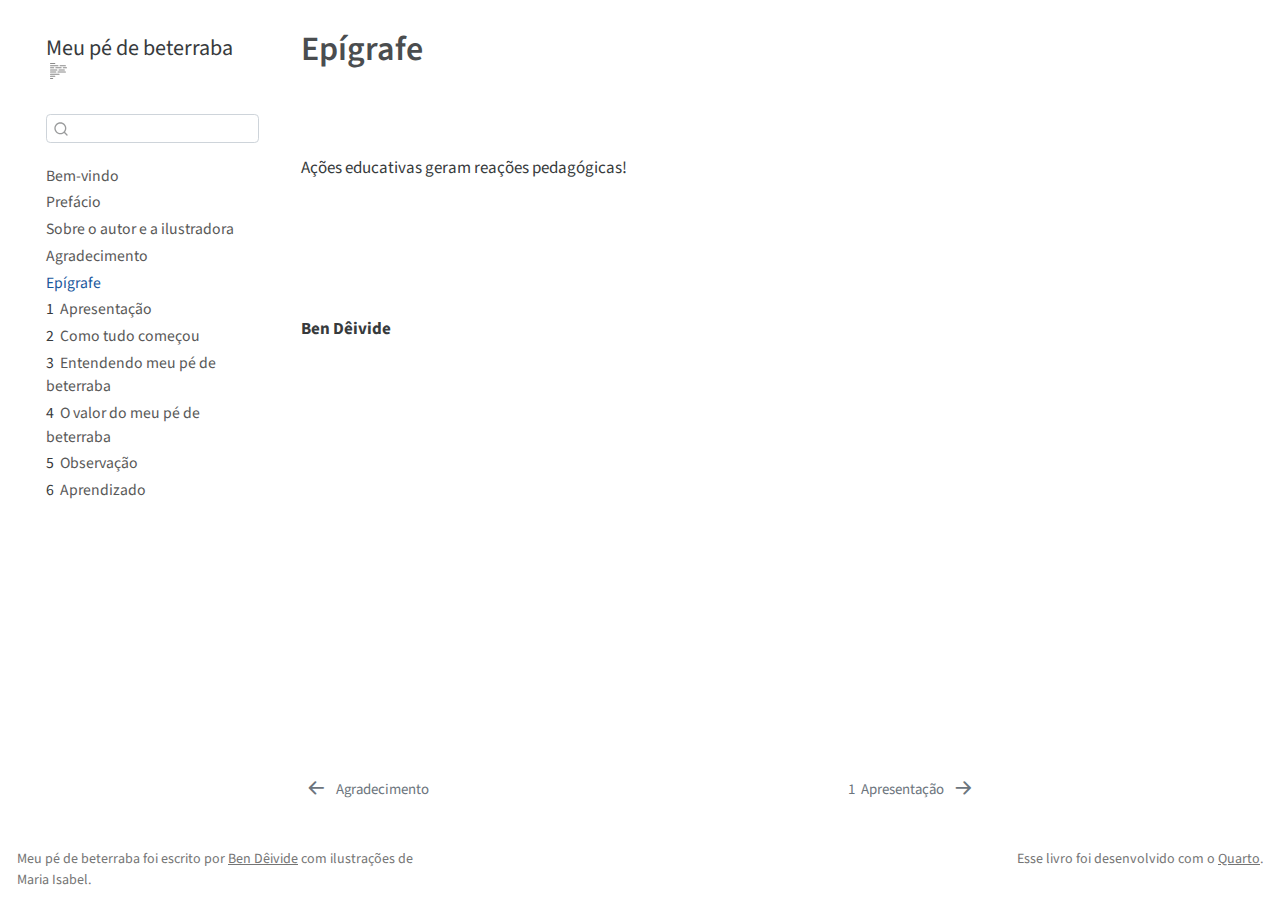
<file: docs/epigrafe.html>
<!DOCTYPE html>
<html xmlns="http://www.w3.org/1999/xhtml" lang="pt-BR" xml:lang="pt-BR"><head>

<meta charset="utf-8">
<meta name="generator" content="quarto-1.3.450">

<meta name="viewport" content="width=device-width, initial-scale=1.0, user-scalable=yes">


<title>Meu pé de beterraba - Epígrafe</title>
<style>
code{white-space: pre-wrap;}
span.smallcaps{font-variant: small-caps;}
div.columns{display: flex; gap: min(4vw, 1.5em);}
div.column{flex: auto; overflow-x: auto;}
div.hanging-indent{margin-left: 1.5em; text-indent: -1.5em;}
ul.task-list{list-style: none;}
ul.task-list li input[type="checkbox"] {
  width: 0.8em;
  margin: 0 0.8em 0.2em -1em; /* quarto-specific, see https://github.com/quarto-dev/quarto-cli/issues/4556 */ 
  vertical-align: middle;
}
</style>


<script src="site_libs/quarto-nav/quarto-nav.js"></script>
<script src="site_libs/quarto-nav/headroom.min.js"></script>
<script src="site_libs/clipboard/clipboard.min.js"></script>
<script src="site_libs/quarto-search/autocomplete.umd.js"></script>
<script src="site_libs/quarto-search/fuse.min.js"></script>
<script src="site_libs/quarto-search/quarto-search.js"></script>
<meta name="quarto:offset" content="./">
<link href="./apresentacao.html" rel="next">
<link href="./agradecimento.html" rel="prev">
<link href="./favicon.ico" rel="icon">
<script src="site_libs/quarto-html/quarto.js"></script>
<script src="site_libs/quarto-html/popper.min.js"></script>
<script src="site_libs/quarto-html/tippy.umd.min.js"></script>
<script src="site_libs/quarto-html/anchor.min.js"></script>
<link href="site_libs/quarto-html/tippy.css" rel="stylesheet">
<link href="site_libs/quarto-html/quarto-syntax-highlighting.css" rel="stylesheet" id="quarto-text-highlighting-styles">
<script src="site_libs/bootstrap/bootstrap.min.js"></script>
<link href="site_libs/bootstrap/bootstrap-icons.css" rel="stylesheet">
<link href="site_libs/bootstrap/bootstrap.min.css" rel="stylesheet" id="quarto-bootstrap" data-mode="light">
<script id="quarto-search-options" type="application/json">{
  "location": "sidebar",
  "copy-button": false,
  "collapse-after": 3,
  "panel-placement": "start",
  "type": "textbox",
  "limit": 20,
  "language": {
    "search-no-results-text": "Nenhum resultado",
    "search-matching-documents-text": "documentos correspondentes",
    "search-copy-link-title": "Copiar link para a busca",
    "search-hide-matches-text": "Esconder correspondências adicionais",
    "search-more-match-text": "mais correspondência neste documento",
    "search-more-matches-text": "mais correspondências neste documento",
    "search-clear-button-title": "Limpar",
    "search-detached-cancel-button-title": "Cancelar",
    "search-submit-button-title": "Enviar",
    "search-label": "Procurar"
  }
}</script>


</head>

<body class="nav-sidebar floating">

<div id="quarto-search-results"></div>
  <header id="quarto-header" class="headroom fixed-top">
  <nav class="quarto-secondary-nav">
    <div class="container-fluid d-flex">
      <button type="button" class="quarto-btn-toggle btn" data-bs-toggle="collapse" data-bs-target="#quarto-sidebar,#quarto-sidebar-glass" aria-controls="quarto-sidebar" aria-expanded="false" aria-label="Alternar barra lateral" onclick="if (window.quartoToggleHeadroom) { window.quartoToggleHeadroom(); }">
        <i class="bi bi-layout-text-sidebar-reverse"></i>
      </button>
      <nav class="quarto-page-breadcrumbs" aria-label="breadcrumb"><ol class="breadcrumb"><li class="breadcrumb-item"><a href="./epigrafe.html">Epígrafe</a></li></ol></nav>
      <a class="flex-grow-1" role="button" data-bs-toggle="collapse" data-bs-target="#quarto-sidebar,#quarto-sidebar-glass" aria-controls="quarto-sidebar" aria-expanded="false" aria-label="Alternar barra lateral" onclick="if (window.quartoToggleHeadroom) { window.quartoToggleHeadroom(); }">      
      </a>
      <button type="button" class="btn quarto-search-button" aria-label="" onclick="window.quartoOpenSearch();">
        <i class="bi bi-search"></i>
      </button>
    </div>
  </nav>
</header>
<!-- content -->
<div id="quarto-content" class="quarto-container page-columns page-rows-contents page-layout-article">
<!-- sidebar -->
  <nav id="quarto-sidebar" class="sidebar collapse collapse-horizontal sidebar-navigation floating overflow-auto">
    <div class="pt-lg-2 mt-2 text-left sidebar-header">
    <div class="sidebar-title mb-0 py-0">
      <a href="./">Meu pé de beterraba</a> 
        <div class="sidebar-tools-main">
  <a href="" class="quarto-reader-toggle quarto-navigation-tool px-1" onclick="window.quartoToggleReader(); return false;" title="Alternar modo de leitor">
  <div class="quarto-reader-toggle-btn">
  <i class="bi"></i>
  </div>
</a>
</div>
    </div>
      </div>
        <div class="mt-2 flex-shrink-0 align-items-center">
        <div class="sidebar-search">
        <div id="quarto-search" class="" title="Procurar"></div>
        </div>
        </div>
    <div class="sidebar-menu-container"> 
    <ul class="list-unstyled mt-1">
        <li class="sidebar-item">
  <div class="sidebar-item-container"> 
  <a href="./index.html" class="sidebar-item-text sidebar-link">
 <span class="menu-text">Bem-vindo</span></a>
  </div>
</li>
        <li class="sidebar-item">
  <div class="sidebar-item-container"> 
  <a href="./prefacio.html" class="sidebar-item-text sidebar-link">
 <span class="menu-text">Prefácio</span></a>
  </div>
</li>
        <li class="sidebar-item">
  <div class="sidebar-item-container"> 
  <a href="./about.html" class="sidebar-item-text sidebar-link">
 <span class="menu-text">Sobre o autor e a ilustradora</span></a>
  </div>
</li>
        <li class="sidebar-item">
  <div class="sidebar-item-container"> 
  <a href="./agradecimento.html" class="sidebar-item-text sidebar-link">
 <span class="menu-text">Agradecimento</span></a>
  </div>
</li>
        <li class="sidebar-item">
  <div class="sidebar-item-container"> 
  <a href="./epigrafe.html" class="sidebar-item-text sidebar-link active">
 <span class="menu-text">Epígrafe</span></a>
  </div>
</li>
        <li class="sidebar-item">
  <div class="sidebar-item-container"> 
  <a href="./apresentacao.html" class="sidebar-item-text sidebar-link">
 <span class="menu-text"><span class="chapter-number">1</span>&nbsp; <span class="chapter-title">Apresentação</span></span></a>
  </div>
</li>
        <li class="sidebar-item">
  <div class="sidebar-item-container"> 
  <a href="./comotudocomecou.html" class="sidebar-item-text sidebar-link">
 <span class="menu-text"><span class="chapter-number">2</span>&nbsp; <span class="chapter-title">Como tudo começou</span></span></a>
  </div>
</li>
        <li class="sidebar-item">
  <div class="sidebar-item-container"> 
  <a href="./entmeupedebet.html" class="sidebar-item-text sidebar-link">
 <span class="menu-text"><span class="chapter-number">3</span>&nbsp; <span class="chapter-title">Entendendo meu pé de beterraba</span></span></a>
  </div>
</li>
        <li class="sidebar-item">
  <div class="sidebar-item-container"> 
  <a href="./ovalordomeupe.html" class="sidebar-item-text sidebar-link">
 <span class="menu-text"><span class="chapter-number">4</span>&nbsp; <span class="chapter-title">O valor do meu pé de beterraba</span></span></a>
  </div>
</li>
        <li class="sidebar-item">
  <div class="sidebar-item-container"> 
  <a href="./observacao.html" class="sidebar-item-text sidebar-link">
 <span class="menu-text"><span class="chapter-number">5</span>&nbsp; <span class="chapter-title">Observação</span></span></a>
  </div>
</li>
        <li class="sidebar-item">
  <div class="sidebar-item-container"> 
  <a href="./aprendizado.html" class="sidebar-item-text sidebar-link">
 <span class="menu-text"><span class="chapter-number">6</span>&nbsp; <span class="chapter-title">Aprendizado</span></span></a>
  </div>
</li>
    </ul>
    </div>
</nav>
<div id="quarto-sidebar-glass" data-bs-toggle="collapse" data-bs-target="#quarto-sidebar,#quarto-sidebar-glass"></div>
<!-- margin-sidebar -->
    <div id="quarto-margin-sidebar" class="sidebar margin-sidebar">
        
    </div>
<!-- main -->
<main class="content" id="quarto-document-content">

<header id="title-block-header" class="quarto-title-block default">
<div class="quarto-title">
<h1 class="title">Epígrafe</h1>
</div>



<div class="quarto-title-meta">

    
  
    
  </div>
  

</header>

<!-- <style> -->
<!--   .bottom-three { -->
<!--      margin-left: 10cm; -->
<!--   } -->
<!-- </style> -->
<p><br> <br></p>
<p>Ações educativas geram reações pedagógicas!</p>
<p><br> <br> <br> <br></p>
<p><strong>Ben Dêivide</strong></p>
<!-- <p class="bottom-three"> -->
<!--   **Ben Dêivide**  -->
<!-- </p> -->



</main> <!-- /main -->
<script id="quarto-html-after-body" type="application/javascript">
window.document.addEventListener("DOMContentLoaded", function (event) {
  const toggleBodyColorMode = (bsSheetEl) => {
    const mode = bsSheetEl.getAttribute("data-mode");
    const bodyEl = window.document.querySelector("body");
    if (mode === "dark") {
      bodyEl.classList.add("quarto-dark");
      bodyEl.classList.remove("quarto-light");
    } else {
      bodyEl.classList.add("quarto-light");
      bodyEl.classList.remove("quarto-dark");
    }
  }
  const toggleBodyColorPrimary = () => {
    const bsSheetEl = window.document.querySelector("link#quarto-bootstrap");
    if (bsSheetEl) {
      toggleBodyColorMode(bsSheetEl);
    }
  }
  toggleBodyColorPrimary();  
  const icon = "";
  const anchorJS = new window.AnchorJS();
  anchorJS.options = {
    placement: 'right',
    icon: icon
  };
  anchorJS.add('.anchored');
  const isCodeAnnotation = (el) => {
    for (const clz of el.classList) {
      if (clz.startsWith('code-annotation-')) {                     
        return true;
      }
    }
    return false;
  }
  const clipboard = new window.ClipboardJS('.code-copy-button', {
    text: function(trigger) {
      const codeEl = trigger.previousElementSibling.cloneNode(true);
      for (const childEl of codeEl.children) {
        if (isCodeAnnotation(childEl)) {
          childEl.remove();
        }
      }
      return codeEl.innerText;
    }
  });
  clipboard.on('success', function(e) {
    // button target
    const button = e.trigger;
    // don't keep focus
    button.blur();
    // flash "checked"
    button.classList.add('code-copy-button-checked');
    var currentTitle = button.getAttribute("title");
    button.setAttribute("title", "Copiada");
    let tooltip;
    if (window.bootstrap) {
      button.setAttribute("data-bs-toggle", "tooltip");
      button.setAttribute("data-bs-placement", "left");
      button.setAttribute("data-bs-title", "Copiada");
      tooltip = new bootstrap.Tooltip(button, 
        { trigger: "manual", 
          customClass: "code-copy-button-tooltip",
          offset: [0, -8]});
      tooltip.show();    
    }
    setTimeout(function() {
      if (tooltip) {
        tooltip.hide();
        button.removeAttribute("data-bs-title");
        button.removeAttribute("data-bs-toggle");
        button.removeAttribute("data-bs-placement");
      }
      button.setAttribute("title", currentTitle);
      button.classList.remove('code-copy-button-checked');
    }, 1000);
    // clear code selection
    e.clearSelection();
  });
  function tippyHover(el, contentFn) {
    const config = {
      allowHTML: true,
      content: contentFn,
      maxWidth: 500,
      delay: 100,
      arrow: false,
      appendTo: function(el) {
          return el.parentElement;
      },
      interactive: true,
      interactiveBorder: 10,
      theme: 'quarto',
      placement: 'bottom-start'
    };
    window.tippy(el, config); 
  }
  const noterefs = window.document.querySelectorAll('a[role="doc-noteref"]');
  for (var i=0; i<noterefs.length; i++) {
    const ref = noterefs[i];
    tippyHover(ref, function() {
      // use id or data attribute instead here
      let href = ref.getAttribute('data-footnote-href') || ref.getAttribute('href');
      try { href = new URL(href).hash; } catch {}
      const id = href.replace(/^#\/?/, "");
      const note = window.document.getElementById(id);
      return note.innerHTML;
    });
  }
      let selectedAnnoteEl;
      const selectorForAnnotation = ( cell, annotation) => {
        let cellAttr = 'data-code-cell="' + cell + '"';
        let lineAttr = 'data-code-annotation="' +  annotation + '"';
        const selector = 'span[' + cellAttr + '][' + lineAttr + ']';
        return selector;
      }
      const selectCodeLines = (annoteEl) => {
        const doc = window.document;
        const targetCell = annoteEl.getAttribute("data-target-cell");
        const targetAnnotation = annoteEl.getAttribute("data-target-annotation");
        const annoteSpan = window.document.querySelector(selectorForAnnotation(targetCell, targetAnnotation));
        const lines = annoteSpan.getAttribute("data-code-lines").split(",");
        const lineIds = lines.map((line) => {
          return targetCell + "-" + line;
        })
        let top = null;
        let height = null;
        let parent = null;
        if (lineIds.length > 0) {
            //compute the position of the single el (top and bottom and make a div)
            const el = window.document.getElementById(lineIds[0]);
            top = el.offsetTop;
            height = el.offsetHeight;
            parent = el.parentElement.parentElement;
          if (lineIds.length > 1) {
            const lastEl = window.document.getElementById(lineIds[lineIds.length - 1]);
            const bottom = lastEl.offsetTop + lastEl.offsetHeight;
            height = bottom - top;
          }
          if (top !== null && height !== null && parent !== null) {
            // cook up a div (if necessary) and position it 
            let div = window.document.getElementById("code-annotation-line-highlight");
            if (div === null) {
              div = window.document.createElement("div");
              div.setAttribute("id", "code-annotation-line-highlight");
              div.style.position = 'absolute';
              parent.appendChild(div);
            }
            div.style.top = top - 2 + "px";
            div.style.height = height + 4 + "px";
            let gutterDiv = window.document.getElementById("code-annotation-line-highlight-gutter");
            if (gutterDiv === null) {
              gutterDiv = window.document.createElement("div");
              gutterDiv.setAttribute("id", "code-annotation-line-highlight-gutter");
              gutterDiv.style.position = 'absolute';
              const codeCell = window.document.getElementById(targetCell);
              const gutter = codeCell.querySelector('.code-annotation-gutter');
              gutter.appendChild(gutterDiv);
            }
            gutterDiv.style.top = top - 2 + "px";
            gutterDiv.style.height = height + 4 + "px";
          }
          selectedAnnoteEl = annoteEl;
        }
      };
      const unselectCodeLines = () => {
        const elementsIds = ["code-annotation-line-highlight", "code-annotation-line-highlight-gutter"];
        elementsIds.forEach((elId) => {
          const div = window.document.getElementById(elId);
          if (div) {
            div.remove();
          }
        });
        selectedAnnoteEl = undefined;
      };
      // Attach click handler to the DT
      const annoteDls = window.document.querySelectorAll('dt[data-target-cell]');
      for (const annoteDlNode of annoteDls) {
        annoteDlNode.addEventListener('click', (event) => {
          const clickedEl = event.target;
          if (clickedEl !== selectedAnnoteEl) {
            unselectCodeLines();
            const activeEl = window.document.querySelector('dt[data-target-cell].code-annotation-active');
            if (activeEl) {
              activeEl.classList.remove('code-annotation-active');
            }
            selectCodeLines(clickedEl);
            clickedEl.classList.add('code-annotation-active');
          } else {
            // Unselect the line
            unselectCodeLines();
            clickedEl.classList.remove('code-annotation-active');
          }
        });
      }
  const findCites = (el) => {
    const parentEl = el.parentElement;
    if (parentEl) {
      const cites = parentEl.dataset.cites;
      if (cites) {
        return {
          el,
          cites: cites.split(' ')
        };
      } else {
        return findCites(el.parentElement)
      }
    } else {
      return undefined;
    }
  };
  var bibliorefs = window.document.querySelectorAll('a[role="doc-biblioref"]');
  for (var i=0; i<bibliorefs.length; i++) {
    const ref = bibliorefs[i];
    const citeInfo = findCites(ref);
    if (citeInfo) {
      tippyHover(citeInfo.el, function() {
        var popup = window.document.createElement('div');
        citeInfo.cites.forEach(function(cite) {
          var citeDiv = window.document.createElement('div');
          citeDiv.classList.add('hanging-indent');
          citeDiv.classList.add('csl-entry');
          var biblioDiv = window.document.getElementById('ref-' + cite);
          if (biblioDiv) {
            citeDiv.innerHTML = biblioDiv.innerHTML;
          }
          popup.appendChild(citeDiv);
        });
        return popup.innerHTML;
      });
    }
  }
});
</script>
<nav class="page-navigation">
  <div class="nav-page nav-page-previous">
      <a href="./agradecimento.html" class="pagination-link">
        <i class="bi bi-arrow-left-short"></i> <span class="nav-page-text">Agradecimento</span>
      </a>          
  </div>
  <div class="nav-page nav-page-next">
      <a href="./apresentacao.html" class="pagination-link">
        <span class="nav-page-text"><span class="chapter-number">1</span>&nbsp; <span class="chapter-title">Apresentação</span></span> <i class="bi bi-arrow-right-short"></i>
      </a>
  </div>
</nav>
</div> <!-- /content -->
<footer class="footer">
  <div class="nav-footer">
    <div class="nav-footer-left">Meu pé de beterraba foi escrito por <a href="https://bendeivide.github.io/">Ben Dêivide</a> com ilustrações de Maria Isabel.</div>   
    <div class="nav-footer-center">
      &nbsp;
    </div>
    <div class="nav-footer-right">Esse livro foi desenvolvido com o <a href="https://quarto.org/">Quarto</a>.</div>
  </div>
</footer>



</body></html>
</file>
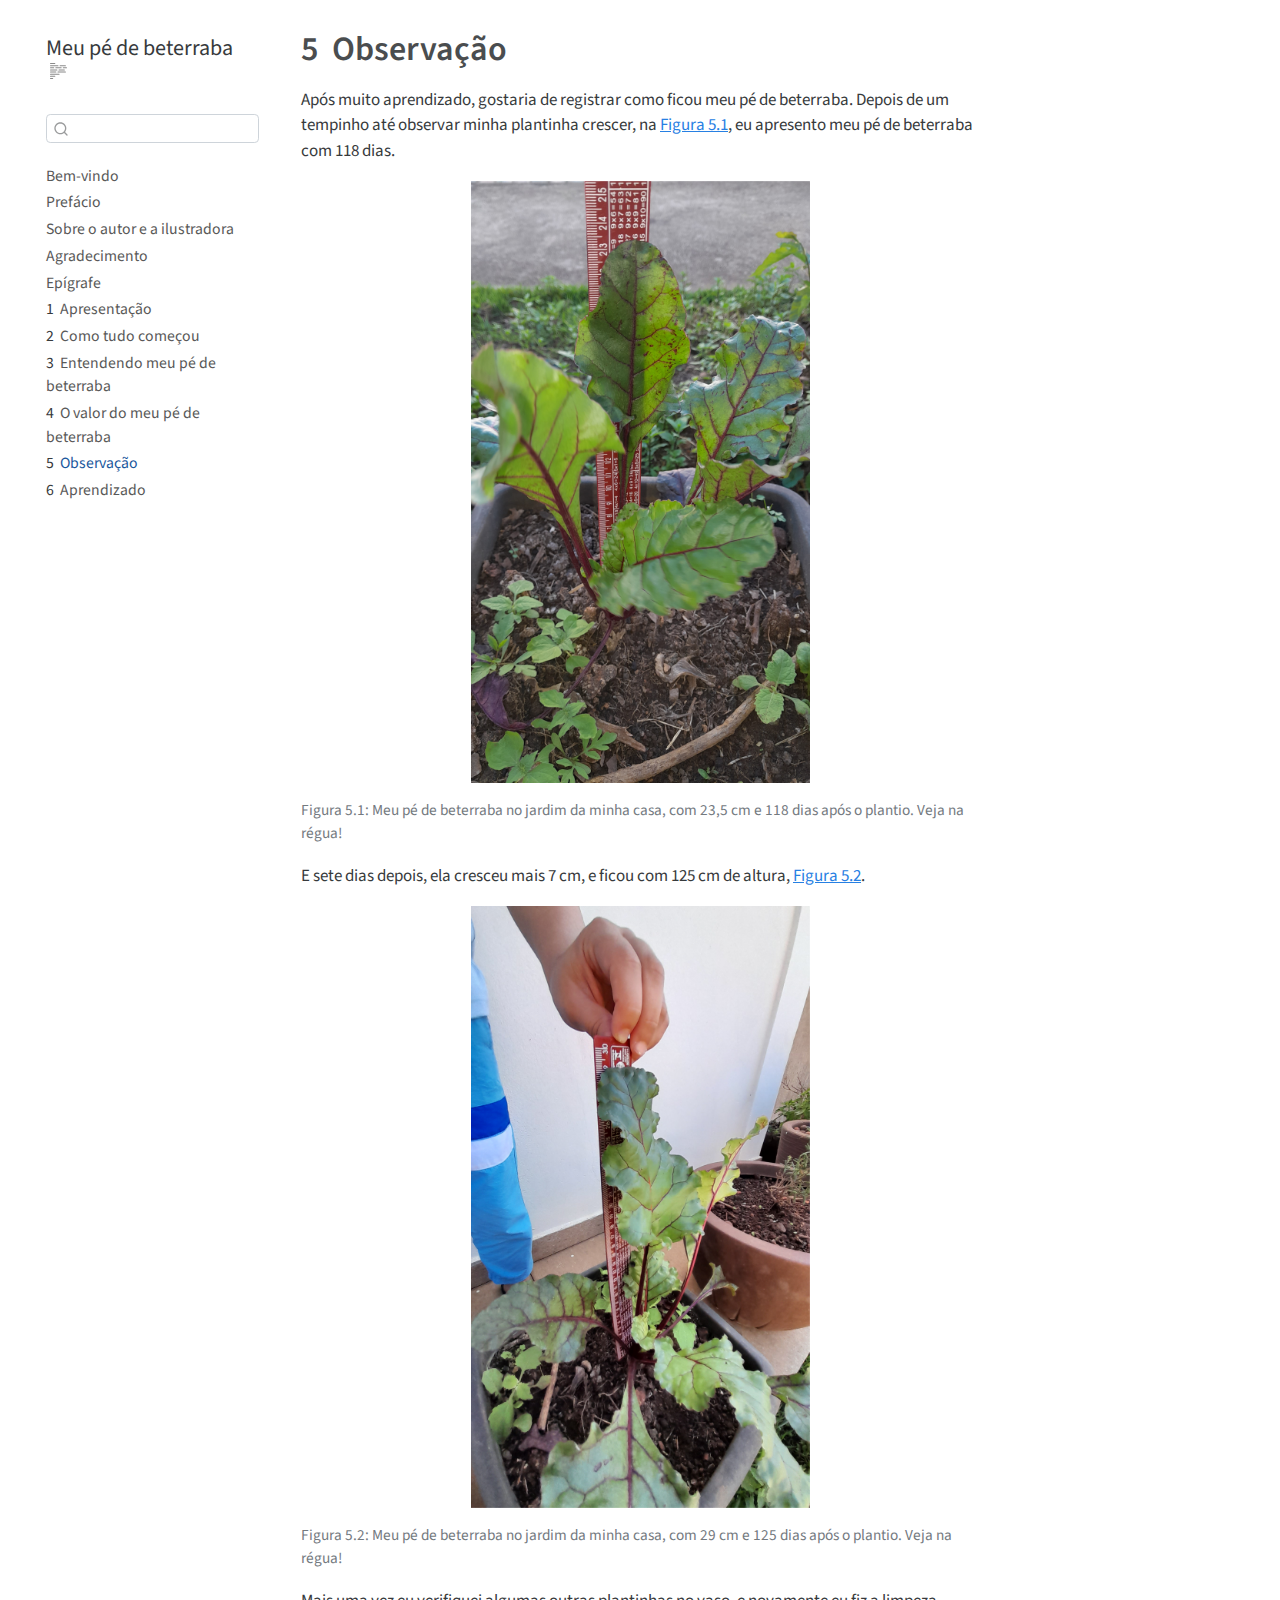
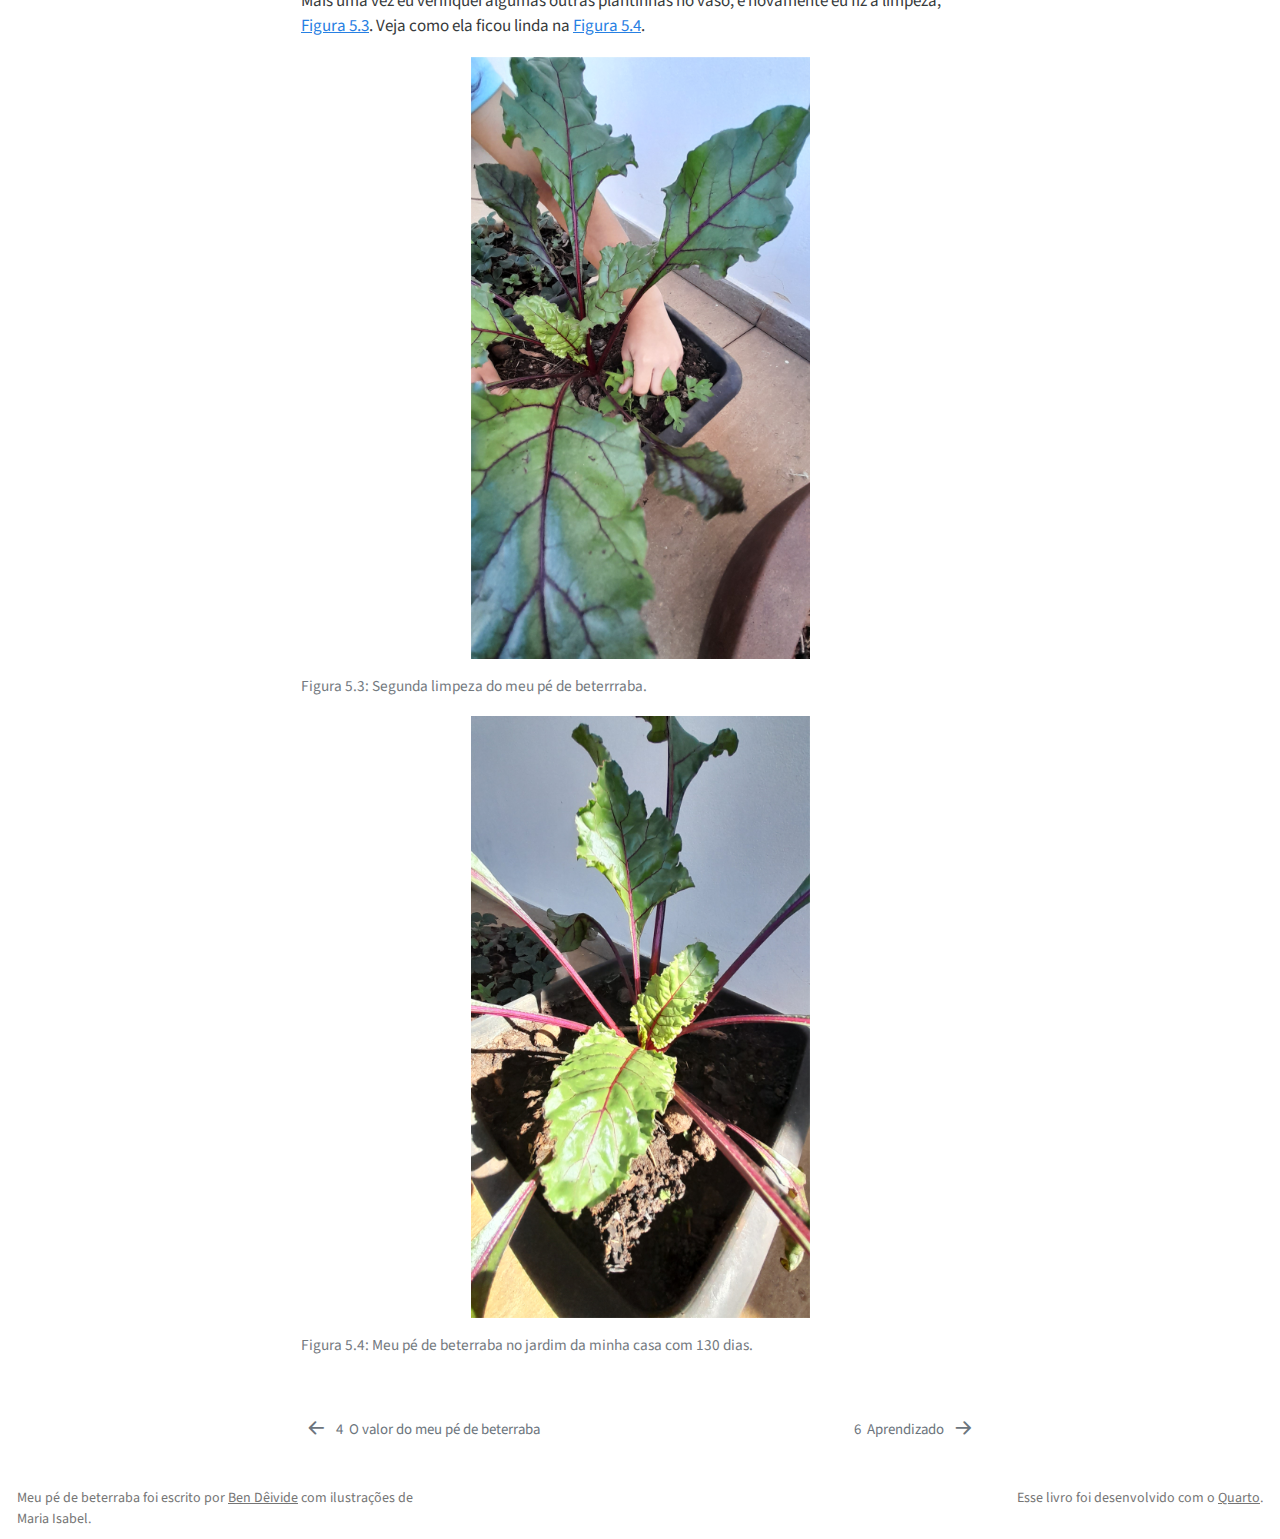
<file: docs/observacao.html>
<!DOCTYPE html>
<html xmlns="http://www.w3.org/1999/xhtml" lang="pt-BR" xml:lang="pt-BR"><head>

<meta charset="utf-8">
<meta name="generator" content="quarto-1.3.450">

<meta name="viewport" content="width=device-width, initial-scale=1.0, user-scalable=yes">


<title>Meu pé de beterraba - 5&nbsp; Observação</title>
<style>
code{white-space: pre-wrap;}
span.smallcaps{font-variant: small-caps;}
div.columns{display: flex; gap: min(4vw, 1.5em);}
div.column{flex: auto; overflow-x: auto;}
div.hanging-indent{margin-left: 1.5em; text-indent: -1.5em;}
ul.task-list{list-style: none;}
ul.task-list li input[type="checkbox"] {
  width: 0.8em;
  margin: 0 0.8em 0.2em -1em; /* quarto-specific, see https://github.com/quarto-dev/quarto-cli/issues/4556 */ 
  vertical-align: middle;
}
</style>


<script src="site_libs/quarto-nav/quarto-nav.js"></script>
<script src="site_libs/quarto-nav/headroom.min.js"></script>
<script src="site_libs/clipboard/clipboard.min.js"></script>
<script src="site_libs/quarto-search/autocomplete.umd.js"></script>
<script src="site_libs/quarto-search/fuse.min.js"></script>
<script src="site_libs/quarto-search/quarto-search.js"></script>
<meta name="quarto:offset" content="./">
<link href="./aprendizado.html" rel="next">
<link href="./ovalordomeupe.html" rel="prev">
<link href="./favicon.ico" rel="icon">
<script src="site_libs/quarto-html/quarto.js"></script>
<script src="site_libs/quarto-html/popper.min.js"></script>
<script src="site_libs/quarto-html/tippy.umd.min.js"></script>
<script src="site_libs/quarto-html/anchor.min.js"></script>
<link href="site_libs/quarto-html/tippy.css" rel="stylesheet">
<link href="site_libs/quarto-html/quarto-syntax-highlighting.css" rel="stylesheet" id="quarto-text-highlighting-styles">
<script src="site_libs/bootstrap/bootstrap.min.js"></script>
<link href="site_libs/bootstrap/bootstrap-icons.css" rel="stylesheet">
<link href="site_libs/bootstrap/bootstrap.min.css" rel="stylesheet" id="quarto-bootstrap" data-mode="light">
<script id="quarto-search-options" type="application/json">{
  "location": "sidebar",
  "copy-button": false,
  "collapse-after": 3,
  "panel-placement": "start",
  "type": "textbox",
  "limit": 20,
  "language": {
    "search-no-results-text": "Nenhum resultado",
    "search-matching-documents-text": "documentos correspondentes",
    "search-copy-link-title": "Copiar link para a busca",
    "search-hide-matches-text": "Esconder correspondências adicionais",
    "search-more-match-text": "mais correspondência neste documento",
    "search-more-matches-text": "mais correspondências neste documento",
    "search-clear-button-title": "Limpar",
    "search-detached-cancel-button-title": "Cancelar",
    "search-submit-button-title": "Enviar",
    "search-label": "Procurar"
  }
}</script>


</head>

<body class="nav-sidebar floating">

<div id="quarto-search-results"></div>
  <header id="quarto-header" class="headroom fixed-top">
  <nav class="quarto-secondary-nav">
    <div class="container-fluid d-flex">
      <button type="button" class="quarto-btn-toggle btn" data-bs-toggle="collapse" data-bs-target="#quarto-sidebar,#quarto-sidebar-glass" aria-controls="quarto-sidebar" aria-expanded="false" aria-label="Alternar barra lateral" onclick="if (window.quartoToggleHeadroom) { window.quartoToggleHeadroom(); }">
        <i class="bi bi-layout-text-sidebar-reverse"></i>
      </button>
      <nav class="quarto-page-breadcrumbs" aria-label="breadcrumb"><ol class="breadcrumb"><li class="breadcrumb-item"><a href="./observacao.html"><span class="chapter-number">5</span>&nbsp; <span class="chapter-title">Observação</span></a></li></ol></nav>
      <a class="flex-grow-1" role="button" data-bs-toggle="collapse" data-bs-target="#quarto-sidebar,#quarto-sidebar-glass" aria-controls="quarto-sidebar" aria-expanded="false" aria-label="Alternar barra lateral" onclick="if (window.quartoToggleHeadroom) { window.quartoToggleHeadroom(); }">      
      </a>
      <button type="button" class="btn quarto-search-button" aria-label="" onclick="window.quartoOpenSearch();">
        <i class="bi bi-search"></i>
      </button>
    </div>
  </nav>
</header>
<!-- content -->
<div id="quarto-content" class="quarto-container page-columns page-rows-contents page-layout-article">
<!-- sidebar -->
  <nav id="quarto-sidebar" class="sidebar collapse collapse-horizontal sidebar-navigation floating overflow-auto">
    <div class="pt-lg-2 mt-2 text-left sidebar-header">
    <div class="sidebar-title mb-0 py-0">
      <a href="./">Meu pé de beterraba</a> 
        <div class="sidebar-tools-main">
  <a href="" class="quarto-reader-toggle quarto-navigation-tool px-1" onclick="window.quartoToggleReader(); return false;" title="Alternar modo de leitor">
  <div class="quarto-reader-toggle-btn">
  <i class="bi"></i>
  </div>
</a>
</div>
    </div>
      </div>
        <div class="mt-2 flex-shrink-0 align-items-center">
        <div class="sidebar-search">
        <div id="quarto-search" class="" title="Procurar"></div>
        </div>
        </div>
    <div class="sidebar-menu-container"> 
    <ul class="list-unstyled mt-1">
        <li class="sidebar-item">
  <div class="sidebar-item-container"> 
  <a href="./index.html" class="sidebar-item-text sidebar-link">
 <span class="menu-text">Bem-vindo</span></a>
  </div>
</li>
        <li class="sidebar-item">
  <div class="sidebar-item-container"> 
  <a href="./prefacio.html" class="sidebar-item-text sidebar-link">
 <span class="menu-text">Prefácio</span></a>
  </div>
</li>
        <li class="sidebar-item">
  <div class="sidebar-item-container"> 
  <a href="./about.html" class="sidebar-item-text sidebar-link">
 <span class="menu-text">Sobre o autor e a ilustradora</span></a>
  </div>
</li>
        <li class="sidebar-item">
  <div class="sidebar-item-container"> 
  <a href="./agradecimento.html" class="sidebar-item-text sidebar-link">
 <span class="menu-text">Agradecimento</span></a>
  </div>
</li>
        <li class="sidebar-item">
  <div class="sidebar-item-container"> 
  <a href="./epigrafe.html" class="sidebar-item-text sidebar-link">
 <span class="menu-text">Epígrafe</span></a>
  </div>
</li>
        <li class="sidebar-item">
  <div class="sidebar-item-container"> 
  <a href="./apresentacao.html" class="sidebar-item-text sidebar-link">
 <span class="menu-text"><span class="chapter-number">1</span>&nbsp; <span class="chapter-title">Apresentação</span></span></a>
  </div>
</li>
        <li class="sidebar-item">
  <div class="sidebar-item-container"> 
  <a href="./comotudocomecou.html" class="sidebar-item-text sidebar-link">
 <span class="menu-text"><span class="chapter-number">2</span>&nbsp; <span class="chapter-title">Como tudo começou</span></span></a>
  </div>
</li>
        <li class="sidebar-item">
  <div class="sidebar-item-container"> 
  <a href="./entmeupedebet.html" class="sidebar-item-text sidebar-link">
 <span class="menu-text"><span class="chapter-number">3</span>&nbsp; <span class="chapter-title">Entendendo meu pé de beterraba</span></span></a>
  </div>
</li>
        <li class="sidebar-item">
  <div class="sidebar-item-container"> 
  <a href="./ovalordomeupe.html" class="sidebar-item-text sidebar-link">
 <span class="menu-text"><span class="chapter-number">4</span>&nbsp; <span class="chapter-title">O valor do meu pé de beterraba</span></span></a>
  </div>
</li>
        <li class="sidebar-item">
  <div class="sidebar-item-container"> 
  <a href="./observacao.html" class="sidebar-item-text sidebar-link active">
 <span class="menu-text"><span class="chapter-number">5</span>&nbsp; <span class="chapter-title">Observação</span></span></a>
  </div>
</li>
        <li class="sidebar-item">
  <div class="sidebar-item-container"> 
  <a href="./aprendizado.html" class="sidebar-item-text sidebar-link">
 <span class="menu-text"><span class="chapter-number">6</span>&nbsp; <span class="chapter-title">Aprendizado</span></span></a>
  </div>
</li>
    </ul>
    </div>
</nav>
<div id="quarto-sidebar-glass" data-bs-toggle="collapse" data-bs-target="#quarto-sidebar,#quarto-sidebar-glass"></div>
<!-- margin-sidebar -->
    <div id="quarto-margin-sidebar" class="sidebar margin-sidebar">
        
    </div>
<!-- main -->
<main class="content" id="quarto-document-content">

<header id="title-block-header" class="quarto-title-block default">
<div class="quarto-title">
<h1 class="title"><span class="chapter-number">5</span>&nbsp; <span class="chapter-title">Observação</span></h1>
</div>



<div class="quarto-title-meta">

    
  
    
  </div>
  

</header>

<p>Após muito aprendizado, gostaria de registrar como ficou meu pé de beterraba. Depois de um tempinho até observar minha plantinha crescer, na <a href="#fig-pedb04">Figura&nbsp;<span>5.1</span></a>, eu apresento meu pé de beterraba com 118 dias.</p>
<div id="fig-pedb04" class="quarto-figure quarto-figure-center anchored">
<figure class="figure">
<p><img src="images/pedb04.png" class="img-fluid figure-img" style="width:50.0%"></p>
<figcaption class="figure-caption">Figura&nbsp;5.1: Meu pé de beterraba no jardim da minha casa, com 23,5 cm e 118 dias após o plantio. Veja na régua!</figcaption>
</figure>
</div>
<p>E sete dias depois, ela cresceu mais 7 cm, e ficou com 125 cm de altura, <a href="#fig-pedb05">Figura&nbsp;<span>5.2</span></a>.</p>
<div id="fig-pedb05" class="quarto-figure quarto-figure-center anchored">
<figure class="figure">
<p><img src="images/pedb05.png" class="img-fluid figure-img" style="width:50.0%"></p>
<figcaption class="figure-caption">Figura&nbsp;5.2: Meu pé de beterraba no jardim da minha casa, com 29 cm e 125 dias após o plantio. Veja na régua!</figcaption>
</figure>
</div>
<p>Mais uma vez eu verifiquei algumas outras plantinhas no vaso, e novamente eu fiz a limpeza, <a href="#fig-pedb06">Figura&nbsp;<span>5.3</span></a>. Veja como ela ficou linda na <a href="#fig-pedb07">Figura&nbsp;<span>5.4</span></a>.</p>
<div id="fig-pedb06" class="quarto-figure quarto-figure-center anchored">
<figure class="figure">
<p><img src="images/pedb06.png" class="img-fluid figure-img" style="width:50.0%"></p>
<figcaption class="figure-caption">Figura&nbsp;5.3: Segunda limpeza do meu pé de beterrraba.</figcaption>
</figure>
</div>
<div id="fig-pedb07" class="quarto-figure quarto-figure-center anchored">
<figure class="figure">
<p><img src="images/pedb07.png" class="img-fluid figure-img" style="width:50.0%"></p>
<figcaption class="figure-caption">Figura&nbsp;5.4: Meu pé de beterraba no jardim da minha casa com 130 dias.</figcaption>
</figure>
</div>



</main> <!-- /main -->
<script id="quarto-html-after-body" type="application/javascript">
window.document.addEventListener("DOMContentLoaded", function (event) {
  const toggleBodyColorMode = (bsSheetEl) => {
    const mode = bsSheetEl.getAttribute("data-mode");
    const bodyEl = window.document.querySelector("body");
    if (mode === "dark") {
      bodyEl.classList.add("quarto-dark");
      bodyEl.classList.remove("quarto-light");
    } else {
      bodyEl.classList.add("quarto-light");
      bodyEl.classList.remove("quarto-dark");
    }
  }
  const toggleBodyColorPrimary = () => {
    const bsSheetEl = window.document.querySelector("link#quarto-bootstrap");
    if (bsSheetEl) {
      toggleBodyColorMode(bsSheetEl);
    }
  }
  toggleBodyColorPrimary();  
  const icon = "";
  const anchorJS = new window.AnchorJS();
  anchorJS.options = {
    placement: 'right',
    icon: icon
  };
  anchorJS.add('.anchored');
  const isCodeAnnotation = (el) => {
    for (const clz of el.classList) {
      if (clz.startsWith('code-annotation-')) {                     
        return true;
      }
    }
    return false;
  }
  const clipboard = new window.ClipboardJS('.code-copy-button', {
    text: function(trigger) {
      const codeEl = trigger.previousElementSibling.cloneNode(true);
      for (const childEl of codeEl.children) {
        if (isCodeAnnotation(childEl)) {
          childEl.remove();
        }
      }
      return codeEl.innerText;
    }
  });
  clipboard.on('success', function(e) {
    // button target
    const button = e.trigger;
    // don't keep focus
    button.blur();
    // flash "checked"
    button.classList.add('code-copy-button-checked');
    var currentTitle = button.getAttribute("title");
    button.setAttribute("title", "Copiada");
    let tooltip;
    if (window.bootstrap) {
      button.setAttribute("data-bs-toggle", "tooltip");
      button.setAttribute("data-bs-placement", "left");
      button.setAttribute("data-bs-title", "Copiada");
      tooltip = new bootstrap.Tooltip(button, 
        { trigger: "manual", 
          customClass: "code-copy-button-tooltip",
          offset: [0, -8]});
      tooltip.show();    
    }
    setTimeout(function() {
      if (tooltip) {
        tooltip.hide();
        button.removeAttribute("data-bs-title");
        button.removeAttribute("data-bs-toggle");
        button.removeAttribute("data-bs-placement");
      }
      button.setAttribute("title", currentTitle);
      button.classList.remove('code-copy-button-checked');
    }, 1000);
    // clear code selection
    e.clearSelection();
  });
  function tippyHover(el, contentFn) {
    const config = {
      allowHTML: true,
      content: contentFn,
      maxWidth: 500,
      delay: 100,
      arrow: false,
      appendTo: function(el) {
          return el.parentElement;
      },
      interactive: true,
      interactiveBorder: 10,
      theme: 'quarto',
      placement: 'bottom-start'
    };
    window.tippy(el, config); 
  }
  const noterefs = window.document.querySelectorAll('a[role="doc-noteref"]');
  for (var i=0; i<noterefs.length; i++) {
    const ref = noterefs[i];
    tippyHover(ref, function() {
      // use id or data attribute instead here
      let href = ref.getAttribute('data-footnote-href') || ref.getAttribute('href');
      try { href = new URL(href).hash; } catch {}
      const id = href.replace(/^#\/?/, "");
      const note = window.document.getElementById(id);
      return note.innerHTML;
    });
  }
      let selectedAnnoteEl;
      const selectorForAnnotation = ( cell, annotation) => {
        let cellAttr = 'data-code-cell="' + cell + '"';
        let lineAttr = 'data-code-annotation="' +  annotation + '"';
        const selector = 'span[' + cellAttr + '][' + lineAttr + ']';
        return selector;
      }
      const selectCodeLines = (annoteEl) => {
        const doc = window.document;
        const targetCell = annoteEl.getAttribute("data-target-cell");
        const targetAnnotation = annoteEl.getAttribute("data-target-annotation");
        const annoteSpan = window.document.querySelector(selectorForAnnotation(targetCell, targetAnnotation));
        const lines = annoteSpan.getAttribute("data-code-lines").split(",");
        const lineIds = lines.map((line) => {
          return targetCell + "-" + line;
        })
        let top = null;
        let height = null;
        let parent = null;
        if (lineIds.length > 0) {
            //compute the position of the single el (top and bottom and make a div)
            const el = window.document.getElementById(lineIds[0]);
            top = el.offsetTop;
            height = el.offsetHeight;
            parent = el.parentElement.parentElement;
          if (lineIds.length > 1) {
            const lastEl = window.document.getElementById(lineIds[lineIds.length - 1]);
            const bottom = lastEl.offsetTop + lastEl.offsetHeight;
            height = bottom - top;
          }
          if (top !== null && height !== null && parent !== null) {
            // cook up a div (if necessary) and position it 
            let div = window.document.getElementById("code-annotation-line-highlight");
            if (div === null) {
              div = window.document.createElement("div");
              div.setAttribute("id", "code-annotation-line-highlight");
              div.style.position = 'absolute';
              parent.appendChild(div);
            }
            div.style.top = top - 2 + "px";
            div.style.height = height + 4 + "px";
            let gutterDiv = window.document.getElementById("code-annotation-line-highlight-gutter");
            if (gutterDiv === null) {
              gutterDiv = window.document.createElement("div");
              gutterDiv.setAttribute("id", "code-annotation-line-highlight-gutter");
              gutterDiv.style.position = 'absolute';
              const codeCell = window.document.getElementById(targetCell);
              const gutter = codeCell.querySelector('.code-annotation-gutter');
              gutter.appendChild(gutterDiv);
            }
            gutterDiv.style.top = top - 2 + "px";
            gutterDiv.style.height = height + 4 + "px";
          }
          selectedAnnoteEl = annoteEl;
        }
      };
      const unselectCodeLines = () => {
        const elementsIds = ["code-annotation-line-highlight", "code-annotation-line-highlight-gutter"];
        elementsIds.forEach((elId) => {
          const div = window.document.getElementById(elId);
          if (div) {
            div.remove();
          }
        });
        selectedAnnoteEl = undefined;
      };
      // Attach click handler to the DT
      const annoteDls = window.document.querySelectorAll('dt[data-target-cell]');
      for (const annoteDlNode of annoteDls) {
        annoteDlNode.addEventListener('click', (event) => {
          const clickedEl = event.target;
          if (clickedEl !== selectedAnnoteEl) {
            unselectCodeLines();
            const activeEl = window.document.querySelector('dt[data-target-cell].code-annotation-active');
            if (activeEl) {
              activeEl.classList.remove('code-annotation-active');
            }
            selectCodeLines(clickedEl);
            clickedEl.classList.add('code-annotation-active');
          } else {
            // Unselect the line
            unselectCodeLines();
            clickedEl.classList.remove('code-annotation-active');
          }
        });
      }
  const findCites = (el) => {
    const parentEl = el.parentElement;
    if (parentEl) {
      const cites = parentEl.dataset.cites;
      if (cites) {
        return {
          el,
          cites: cites.split(' ')
        };
      } else {
        return findCites(el.parentElement)
      }
    } else {
      return undefined;
    }
  };
  var bibliorefs = window.document.querySelectorAll('a[role="doc-biblioref"]');
  for (var i=0; i<bibliorefs.length; i++) {
    const ref = bibliorefs[i];
    const citeInfo = findCites(ref);
    if (citeInfo) {
      tippyHover(citeInfo.el, function() {
        var popup = window.document.createElement('div');
        citeInfo.cites.forEach(function(cite) {
          var citeDiv = window.document.createElement('div');
          citeDiv.classList.add('hanging-indent');
          citeDiv.classList.add('csl-entry');
          var biblioDiv = window.document.getElementById('ref-' + cite);
          if (biblioDiv) {
            citeDiv.innerHTML = biblioDiv.innerHTML;
          }
          popup.appendChild(citeDiv);
        });
        return popup.innerHTML;
      });
    }
  }
});
</script>
<nav class="page-navigation">
  <div class="nav-page nav-page-previous">
      <a href="./ovalordomeupe.html" class="pagination-link">
        <i class="bi bi-arrow-left-short"></i> <span class="nav-page-text"><span class="chapter-number">4</span>&nbsp; <span class="chapter-title">O valor do meu pé de beterraba</span></span>
      </a>          
  </div>
  <div class="nav-page nav-page-next">
      <a href="./aprendizado.html" class="pagination-link">
        <span class="nav-page-text"><span class="chapter-number">6</span>&nbsp; <span class="chapter-title">Aprendizado</span></span> <i class="bi bi-arrow-right-short"></i>
      </a>
  </div>
</nav>
</div> <!-- /content -->
<footer class="footer">
  <div class="nav-footer">
    <div class="nav-footer-left">Meu pé de beterraba foi escrito por <a href="https://bendeivide.github.io/">Ben Dêivide</a> com ilustrações de Maria Isabel.</div>   
    <div class="nav-footer-center">
      &nbsp;
    </div>
    <div class="nav-footer-right">Esse livro foi desenvolvido com o <a href="https://quarto.org/">Quarto</a>.</div>
  </div>
</footer>



</body></html>
</file>
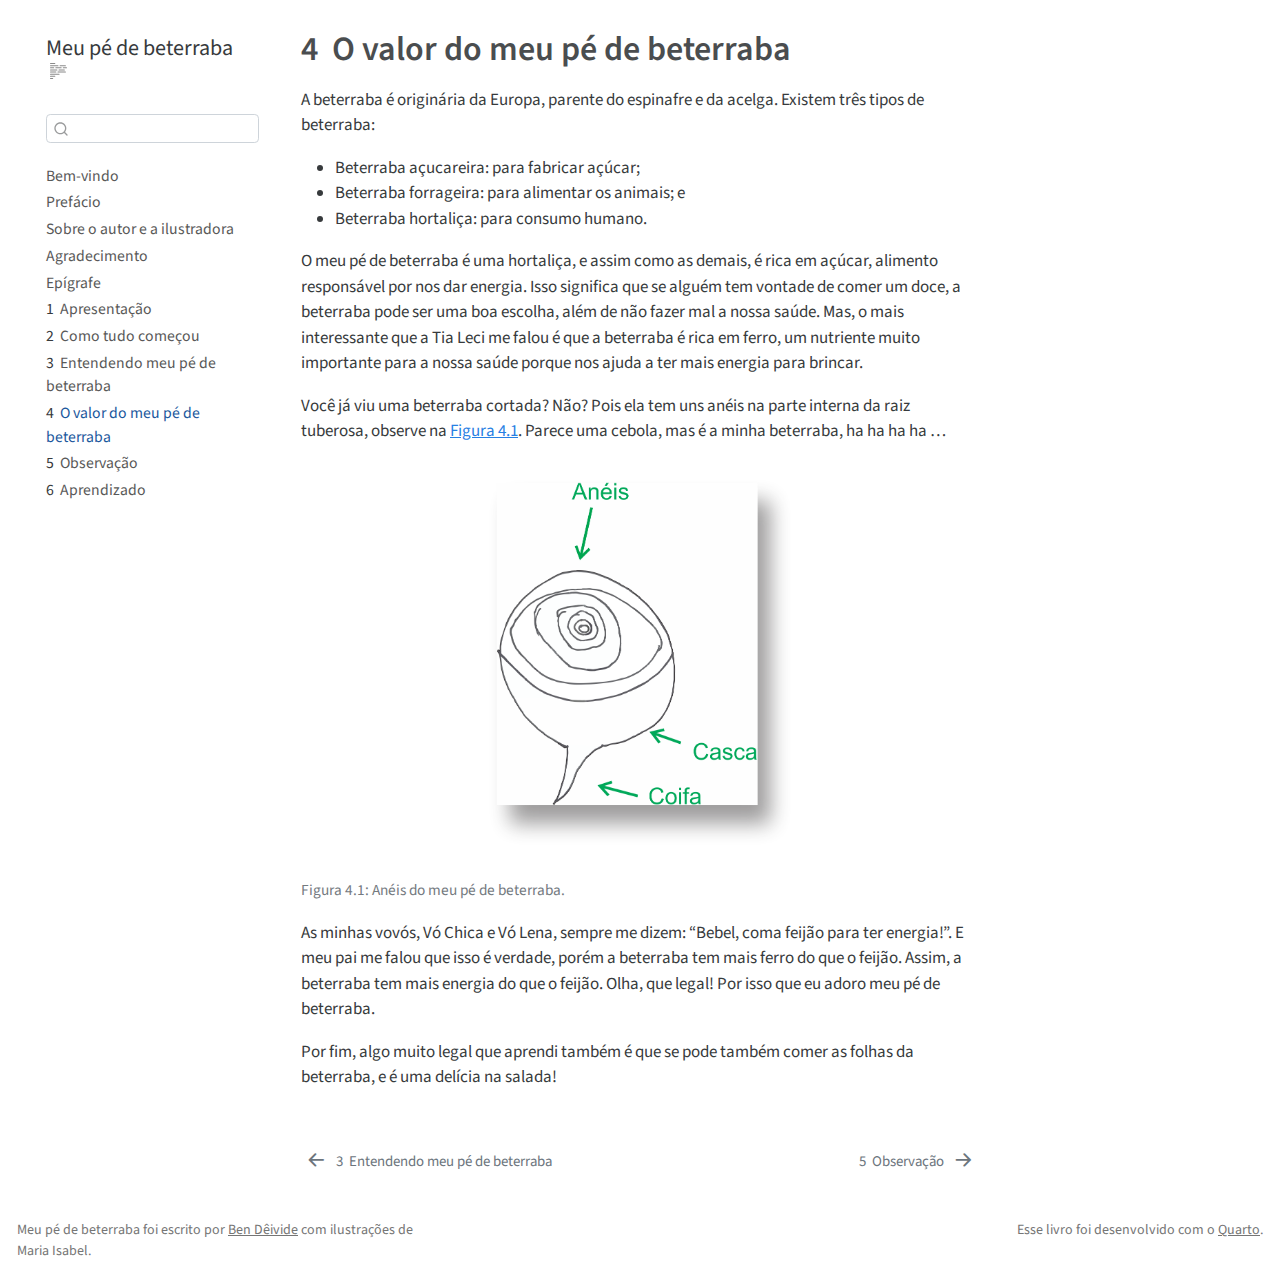
<file: docs/ovalordomeupe.html>
<!DOCTYPE html>
<html xmlns="http://www.w3.org/1999/xhtml" lang="pt-BR" xml:lang="pt-BR"><head>

<meta charset="utf-8">
<meta name="generator" content="quarto-1.3.450">

<meta name="viewport" content="width=device-width, initial-scale=1.0, user-scalable=yes">


<title>Meu pé de beterraba - 4&nbsp; O valor do meu pé de beterraba</title>
<style>
code{white-space: pre-wrap;}
span.smallcaps{font-variant: small-caps;}
div.columns{display: flex; gap: min(4vw, 1.5em);}
div.column{flex: auto; overflow-x: auto;}
div.hanging-indent{margin-left: 1.5em; text-indent: -1.5em;}
ul.task-list{list-style: none;}
ul.task-list li input[type="checkbox"] {
  width: 0.8em;
  margin: 0 0.8em 0.2em -1em; /* quarto-specific, see https://github.com/quarto-dev/quarto-cli/issues/4556 */ 
  vertical-align: middle;
}
</style>


<script src="site_libs/quarto-nav/quarto-nav.js"></script>
<script src="site_libs/quarto-nav/headroom.min.js"></script>
<script src="site_libs/clipboard/clipboard.min.js"></script>
<script src="site_libs/quarto-search/autocomplete.umd.js"></script>
<script src="site_libs/quarto-search/fuse.min.js"></script>
<script src="site_libs/quarto-search/quarto-search.js"></script>
<meta name="quarto:offset" content="./">
<link href="./observacao.html" rel="next">
<link href="./entmeupedebet.html" rel="prev">
<link href="./favicon.ico" rel="icon">
<script src="site_libs/quarto-html/quarto.js"></script>
<script src="site_libs/quarto-html/popper.min.js"></script>
<script src="site_libs/quarto-html/tippy.umd.min.js"></script>
<script src="site_libs/quarto-html/anchor.min.js"></script>
<link href="site_libs/quarto-html/tippy.css" rel="stylesheet">
<link href="site_libs/quarto-html/quarto-syntax-highlighting.css" rel="stylesheet" id="quarto-text-highlighting-styles">
<script src="site_libs/bootstrap/bootstrap.min.js"></script>
<link href="site_libs/bootstrap/bootstrap-icons.css" rel="stylesheet">
<link href="site_libs/bootstrap/bootstrap.min.css" rel="stylesheet" id="quarto-bootstrap" data-mode="light">
<script id="quarto-search-options" type="application/json">{
  "location": "sidebar",
  "copy-button": false,
  "collapse-after": 3,
  "panel-placement": "start",
  "type": "textbox",
  "limit": 20,
  "language": {
    "search-no-results-text": "Nenhum resultado",
    "search-matching-documents-text": "documentos correspondentes",
    "search-copy-link-title": "Copiar link para a busca",
    "search-hide-matches-text": "Esconder correspondências adicionais",
    "search-more-match-text": "mais correspondência neste documento",
    "search-more-matches-text": "mais correspondências neste documento",
    "search-clear-button-title": "Limpar",
    "search-detached-cancel-button-title": "Cancelar",
    "search-submit-button-title": "Enviar",
    "search-label": "Procurar"
  }
}</script>


</head>

<body class="nav-sidebar floating">

<div id="quarto-search-results"></div>
  <header id="quarto-header" class="headroom fixed-top">
  <nav class="quarto-secondary-nav">
    <div class="container-fluid d-flex">
      <button type="button" class="quarto-btn-toggle btn" data-bs-toggle="collapse" data-bs-target="#quarto-sidebar,#quarto-sidebar-glass" aria-controls="quarto-sidebar" aria-expanded="false" aria-label="Alternar barra lateral" onclick="if (window.quartoToggleHeadroom) { window.quartoToggleHeadroom(); }">
        <i class="bi bi-layout-text-sidebar-reverse"></i>
      </button>
      <nav class="quarto-page-breadcrumbs" aria-label="breadcrumb"><ol class="breadcrumb"><li class="breadcrumb-item"><a href="./ovalordomeupe.html"><span class="chapter-number">4</span>&nbsp; <span class="chapter-title">O valor do meu pé de beterraba</span></a></li></ol></nav>
      <a class="flex-grow-1" role="button" data-bs-toggle="collapse" data-bs-target="#quarto-sidebar,#quarto-sidebar-glass" aria-controls="quarto-sidebar" aria-expanded="false" aria-label="Alternar barra lateral" onclick="if (window.quartoToggleHeadroom) { window.quartoToggleHeadroom(); }">      
      </a>
      <button type="button" class="btn quarto-search-button" aria-label="" onclick="window.quartoOpenSearch();">
        <i class="bi bi-search"></i>
      </button>
    </div>
  </nav>
</header>
<!-- content -->
<div id="quarto-content" class="quarto-container page-columns page-rows-contents page-layout-article">
<!-- sidebar -->
  <nav id="quarto-sidebar" class="sidebar collapse collapse-horizontal sidebar-navigation floating overflow-auto">
    <div class="pt-lg-2 mt-2 text-left sidebar-header">
    <div class="sidebar-title mb-0 py-0">
      <a href="./">Meu pé de beterraba</a> 
        <div class="sidebar-tools-main">
  <a href="" class="quarto-reader-toggle quarto-navigation-tool px-1" onclick="window.quartoToggleReader(); return false;" title="Alternar modo de leitor">
  <div class="quarto-reader-toggle-btn">
  <i class="bi"></i>
  </div>
</a>
</div>
    </div>
      </div>
        <div class="mt-2 flex-shrink-0 align-items-center">
        <div class="sidebar-search">
        <div id="quarto-search" class="" title="Procurar"></div>
        </div>
        </div>
    <div class="sidebar-menu-container"> 
    <ul class="list-unstyled mt-1">
        <li class="sidebar-item">
  <div class="sidebar-item-container"> 
  <a href="./index.html" class="sidebar-item-text sidebar-link">
 <span class="menu-text">Bem-vindo</span></a>
  </div>
</li>
        <li class="sidebar-item">
  <div class="sidebar-item-container"> 
  <a href="./prefacio.html" class="sidebar-item-text sidebar-link">
 <span class="menu-text">Prefácio</span></a>
  </div>
</li>
        <li class="sidebar-item">
  <div class="sidebar-item-container"> 
  <a href="./about.html" class="sidebar-item-text sidebar-link">
 <span class="menu-text">Sobre o autor e a ilustradora</span></a>
  </div>
</li>
        <li class="sidebar-item">
  <div class="sidebar-item-container"> 
  <a href="./agradecimento.html" class="sidebar-item-text sidebar-link">
 <span class="menu-text">Agradecimento</span></a>
  </div>
</li>
        <li class="sidebar-item">
  <div class="sidebar-item-container"> 
  <a href="./epigrafe.html" class="sidebar-item-text sidebar-link">
 <span class="menu-text">Epígrafe</span></a>
  </div>
</li>
        <li class="sidebar-item">
  <div class="sidebar-item-container"> 
  <a href="./apresentacao.html" class="sidebar-item-text sidebar-link">
 <span class="menu-text"><span class="chapter-number">1</span>&nbsp; <span class="chapter-title">Apresentação</span></span></a>
  </div>
</li>
        <li class="sidebar-item">
  <div class="sidebar-item-container"> 
  <a href="./comotudocomecou.html" class="sidebar-item-text sidebar-link">
 <span class="menu-text"><span class="chapter-number">2</span>&nbsp; <span class="chapter-title">Como tudo começou</span></span></a>
  </div>
</li>
        <li class="sidebar-item">
  <div class="sidebar-item-container"> 
  <a href="./entmeupedebet.html" class="sidebar-item-text sidebar-link">
 <span class="menu-text"><span class="chapter-number">3</span>&nbsp; <span class="chapter-title">Entendendo meu pé de beterraba</span></span></a>
  </div>
</li>
        <li class="sidebar-item">
  <div class="sidebar-item-container"> 
  <a href="./ovalordomeupe.html" class="sidebar-item-text sidebar-link active">
 <span class="menu-text"><span class="chapter-number">4</span>&nbsp; <span class="chapter-title">O valor do meu pé de beterraba</span></span></a>
  </div>
</li>
        <li class="sidebar-item">
  <div class="sidebar-item-container"> 
  <a href="./observacao.html" class="sidebar-item-text sidebar-link">
 <span class="menu-text"><span class="chapter-number">5</span>&nbsp; <span class="chapter-title">Observação</span></span></a>
  </div>
</li>
        <li class="sidebar-item">
  <div class="sidebar-item-container"> 
  <a href="./aprendizado.html" class="sidebar-item-text sidebar-link">
 <span class="menu-text"><span class="chapter-number">6</span>&nbsp; <span class="chapter-title">Aprendizado</span></span></a>
  </div>
</li>
    </ul>
    </div>
</nav>
<div id="quarto-sidebar-glass" data-bs-toggle="collapse" data-bs-target="#quarto-sidebar,#quarto-sidebar-glass"></div>
<!-- margin-sidebar -->
    <div id="quarto-margin-sidebar" class="sidebar margin-sidebar">
        
    </div>
<!-- main -->
<main class="content" id="quarto-document-content">

<header id="title-block-header" class="quarto-title-block default">
<div class="quarto-title">
<h1 class="title"><span class="chapter-number">4</span>&nbsp; <span class="chapter-title">O valor do meu pé de beterraba</span></h1>
</div>



<div class="quarto-title-meta">

    
  
    
  </div>
  

</header>

<p>A beterraba é originária da Europa, parente do espinafre e da acelga. Existem três tipos de beterraba:</p>
<ul>
<li>Beterraba açucareira: para fabricar açúcar;</li>
<li>Beterraba forrageira: para alimentar os animais; e</li>
<li>Beterraba hortaliça: para consumo humano.</li>
</ul>
<p>O meu pé de beterraba é uma hortaliça, e assim como as demais, é rica em açúcar, alimento responsável por nos dar energia. Isso significa que se alguém tem vontade de comer um doce, a beterraba pode ser uma boa escolha, além de não fazer mal a nossa saúde. Mas, o mais interessante que a Tia Leci me falou é que a beterraba é rica em ferro, um nutriente muito importante para a nossa saúde porque nos ajuda a ter mais energia para brincar.</p>
<p>Você já viu uma beterraba cortada? Não? Pois ela tem uns anéis na parte interna da raiz tuberosa, observe na <a href="#fig-pedebet02">Figura&nbsp;<span>4.1</span></a>. Parece uma cebola, mas é a minha beterraba, ha ha ha ha …</p>
<div id="fig-pedebet02" class="quarto-figure quarto-figure-center anchored">
<figure class="figure">
<p><img src="images/beterraba02.png" class="img-fluid figure-img" style="width:50.0%"></p>
<figcaption class="figure-caption">Figura&nbsp;4.1: Anéis do meu pé de beterraba.</figcaption>
</figure>
</div>
<p>As minhas vovós, Vó Chica e Vó Lena, sempre me dizem: “Bebel, coma feijão para ter energia!”. E meu pai me falou que isso é verdade, porém a beterraba tem mais ferro do que o feijão. Assim, a beterraba tem mais energia do que o feijão. Olha, que legal! Por isso que eu adoro meu pé de beterraba.</p>
<p>Por fim, algo muito legal que aprendi também é que se pode também comer as folhas da beterraba, e é uma delícia na salada!</p>



</main> <!-- /main -->
<script id="quarto-html-after-body" type="application/javascript">
window.document.addEventListener("DOMContentLoaded", function (event) {
  const toggleBodyColorMode = (bsSheetEl) => {
    const mode = bsSheetEl.getAttribute("data-mode");
    const bodyEl = window.document.querySelector("body");
    if (mode === "dark") {
      bodyEl.classList.add("quarto-dark");
      bodyEl.classList.remove("quarto-light");
    } else {
      bodyEl.classList.add("quarto-light");
      bodyEl.classList.remove("quarto-dark");
    }
  }
  const toggleBodyColorPrimary = () => {
    const bsSheetEl = window.document.querySelector("link#quarto-bootstrap");
    if (bsSheetEl) {
      toggleBodyColorMode(bsSheetEl);
    }
  }
  toggleBodyColorPrimary();  
  const icon = "";
  const anchorJS = new window.AnchorJS();
  anchorJS.options = {
    placement: 'right',
    icon: icon
  };
  anchorJS.add('.anchored');
  const isCodeAnnotation = (el) => {
    for (const clz of el.classList) {
      if (clz.startsWith('code-annotation-')) {                     
        return true;
      }
    }
    return false;
  }
  const clipboard = new window.ClipboardJS('.code-copy-button', {
    text: function(trigger) {
      const codeEl = trigger.previousElementSibling.cloneNode(true);
      for (const childEl of codeEl.children) {
        if (isCodeAnnotation(childEl)) {
          childEl.remove();
        }
      }
      return codeEl.innerText;
    }
  });
  clipboard.on('success', function(e) {
    // button target
    const button = e.trigger;
    // don't keep focus
    button.blur();
    // flash "checked"
    button.classList.add('code-copy-button-checked');
    var currentTitle = button.getAttribute("title");
    button.setAttribute("title", "Copiada");
    let tooltip;
    if (window.bootstrap) {
      button.setAttribute("data-bs-toggle", "tooltip");
      button.setAttribute("data-bs-placement", "left");
      button.setAttribute("data-bs-title", "Copiada");
      tooltip = new bootstrap.Tooltip(button, 
        { trigger: "manual", 
          customClass: "code-copy-button-tooltip",
          offset: [0, -8]});
      tooltip.show();    
    }
    setTimeout(function() {
      if (tooltip) {
        tooltip.hide();
        button.removeAttribute("data-bs-title");
        button.removeAttribute("data-bs-toggle");
        button.removeAttribute("data-bs-placement");
      }
      button.setAttribute("title", currentTitle);
      button.classList.remove('code-copy-button-checked');
    }, 1000);
    // clear code selection
    e.clearSelection();
  });
  function tippyHover(el, contentFn) {
    const config = {
      allowHTML: true,
      content: contentFn,
      maxWidth: 500,
      delay: 100,
      arrow: false,
      appendTo: function(el) {
          return el.parentElement;
      },
      interactive: true,
      interactiveBorder: 10,
      theme: 'quarto',
      placement: 'bottom-start'
    };
    window.tippy(el, config); 
  }
  const noterefs = window.document.querySelectorAll('a[role="doc-noteref"]');
  for (var i=0; i<noterefs.length; i++) {
    const ref = noterefs[i];
    tippyHover(ref, function() {
      // use id or data attribute instead here
      let href = ref.getAttribute('data-footnote-href') || ref.getAttribute('href');
      try { href = new URL(href).hash; } catch {}
      const id = href.replace(/^#\/?/, "");
      const note = window.document.getElementById(id);
      return note.innerHTML;
    });
  }
      let selectedAnnoteEl;
      const selectorForAnnotation = ( cell, annotation) => {
        let cellAttr = 'data-code-cell="' + cell + '"';
        let lineAttr = 'data-code-annotation="' +  annotation + '"';
        const selector = 'span[' + cellAttr + '][' + lineAttr + ']';
        return selector;
      }
      const selectCodeLines = (annoteEl) => {
        const doc = window.document;
        const targetCell = annoteEl.getAttribute("data-target-cell");
        const targetAnnotation = annoteEl.getAttribute("data-target-annotation");
        const annoteSpan = window.document.querySelector(selectorForAnnotation(targetCell, targetAnnotation));
        const lines = annoteSpan.getAttribute("data-code-lines").split(",");
        const lineIds = lines.map((line) => {
          return targetCell + "-" + line;
        })
        let top = null;
        let height = null;
        let parent = null;
        if (lineIds.length > 0) {
            //compute the position of the single el (top and bottom and make a div)
            const el = window.document.getElementById(lineIds[0]);
            top = el.offsetTop;
            height = el.offsetHeight;
            parent = el.parentElement.parentElement;
          if (lineIds.length > 1) {
            const lastEl = window.document.getElementById(lineIds[lineIds.length - 1]);
            const bottom = lastEl.offsetTop + lastEl.offsetHeight;
            height = bottom - top;
          }
          if (top !== null && height !== null && parent !== null) {
            // cook up a div (if necessary) and position it 
            let div = window.document.getElementById("code-annotation-line-highlight");
            if (div === null) {
              div = window.document.createElement("div");
              div.setAttribute("id", "code-annotation-line-highlight");
              div.style.position = 'absolute';
              parent.appendChild(div);
            }
            div.style.top = top - 2 + "px";
            div.style.height = height + 4 + "px";
            let gutterDiv = window.document.getElementById("code-annotation-line-highlight-gutter");
            if (gutterDiv === null) {
              gutterDiv = window.document.createElement("div");
              gutterDiv.setAttribute("id", "code-annotation-line-highlight-gutter");
              gutterDiv.style.position = 'absolute';
              const codeCell = window.document.getElementById(targetCell);
              const gutter = codeCell.querySelector('.code-annotation-gutter');
              gutter.appendChild(gutterDiv);
            }
            gutterDiv.style.top = top - 2 + "px";
            gutterDiv.style.height = height + 4 + "px";
          }
          selectedAnnoteEl = annoteEl;
        }
      };
      const unselectCodeLines = () => {
        const elementsIds = ["code-annotation-line-highlight", "code-annotation-line-highlight-gutter"];
        elementsIds.forEach((elId) => {
          const div = window.document.getElementById(elId);
          if (div) {
            div.remove();
          }
        });
        selectedAnnoteEl = undefined;
      };
      // Attach click handler to the DT
      const annoteDls = window.document.querySelectorAll('dt[data-target-cell]');
      for (const annoteDlNode of annoteDls) {
        annoteDlNode.addEventListener('click', (event) => {
          const clickedEl = event.target;
          if (clickedEl !== selectedAnnoteEl) {
            unselectCodeLines();
            const activeEl = window.document.querySelector('dt[data-target-cell].code-annotation-active');
            if (activeEl) {
              activeEl.classList.remove('code-annotation-active');
            }
            selectCodeLines(clickedEl);
            clickedEl.classList.add('code-annotation-active');
          } else {
            // Unselect the line
            unselectCodeLines();
            clickedEl.classList.remove('code-annotation-active');
          }
        });
      }
  const findCites = (el) => {
    const parentEl = el.parentElement;
    if (parentEl) {
      const cites = parentEl.dataset.cites;
      if (cites) {
        return {
          el,
          cites: cites.split(' ')
        };
      } else {
        return findCites(el.parentElement)
      }
    } else {
      return undefined;
    }
  };
  var bibliorefs = window.document.querySelectorAll('a[role="doc-biblioref"]');
  for (var i=0; i<bibliorefs.length; i++) {
    const ref = bibliorefs[i];
    const citeInfo = findCites(ref);
    if (citeInfo) {
      tippyHover(citeInfo.el, function() {
        var popup = window.document.createElement('div');
        citeInfo.cites.forEach(function(cite) {
          var citeDiv = window.document.createElement('div');
          citeDiv.classList.add('hanging-indent');
          citeDiv.classList.add('csl-entry');
          var biblioDiv = window.document.getElementById('ref-' + cite);
          if (biblioDiv) {
            citeDiv.innerHTML = biblioDiv.innerHTML;
          }
          popup.appendChild(citeDiv);
        });
        return popup.innerHTML;
      });
    }
  }
});
</script>
<nav class="page-navigation">
  <div class="nav-page nav-page-previous">
      <a href="./entmeupedebet.html" class="pagination-link">
        <i class="bi bi-arrow-left-short"></i> <span class="nav-page-text"><span class="chapter-number">3</span>&nbsp; <span class="chapter-title">Entendendo meu pé de beterraba</span></span>
      </a>          
  </div>
  <div class="nav-page nav-page-next">
      <a href="./observacao.html" class="pagination-link">
        <span class="nav-page-text"><span class="chapter-number">5</span>&nbsp; <span class="chapter-title">Observação</span></span> <i class="bi bi-arrow-right-short"></i>
      </a>
  </div>
</nav>
</div> <!-- /content -->
<footer class="footer">
  <div class="nav-footer">
    <div class="nav-footer-left">Meu pé de beterraba foi escrito por <a href="https://bendeivide.github.io/">Ben Dêivide</a> com ilustrações de Maria Isabel.</div>   
    <div class="nav-footer-center">
      &nbsp;
    </div>
    <div class="nav-footer-right">Esse livro foi desenvolvido com o <a href="https://quarto.org/">Quarto</a>.</div>
  </div>
</footer>



</body></html>
</file>
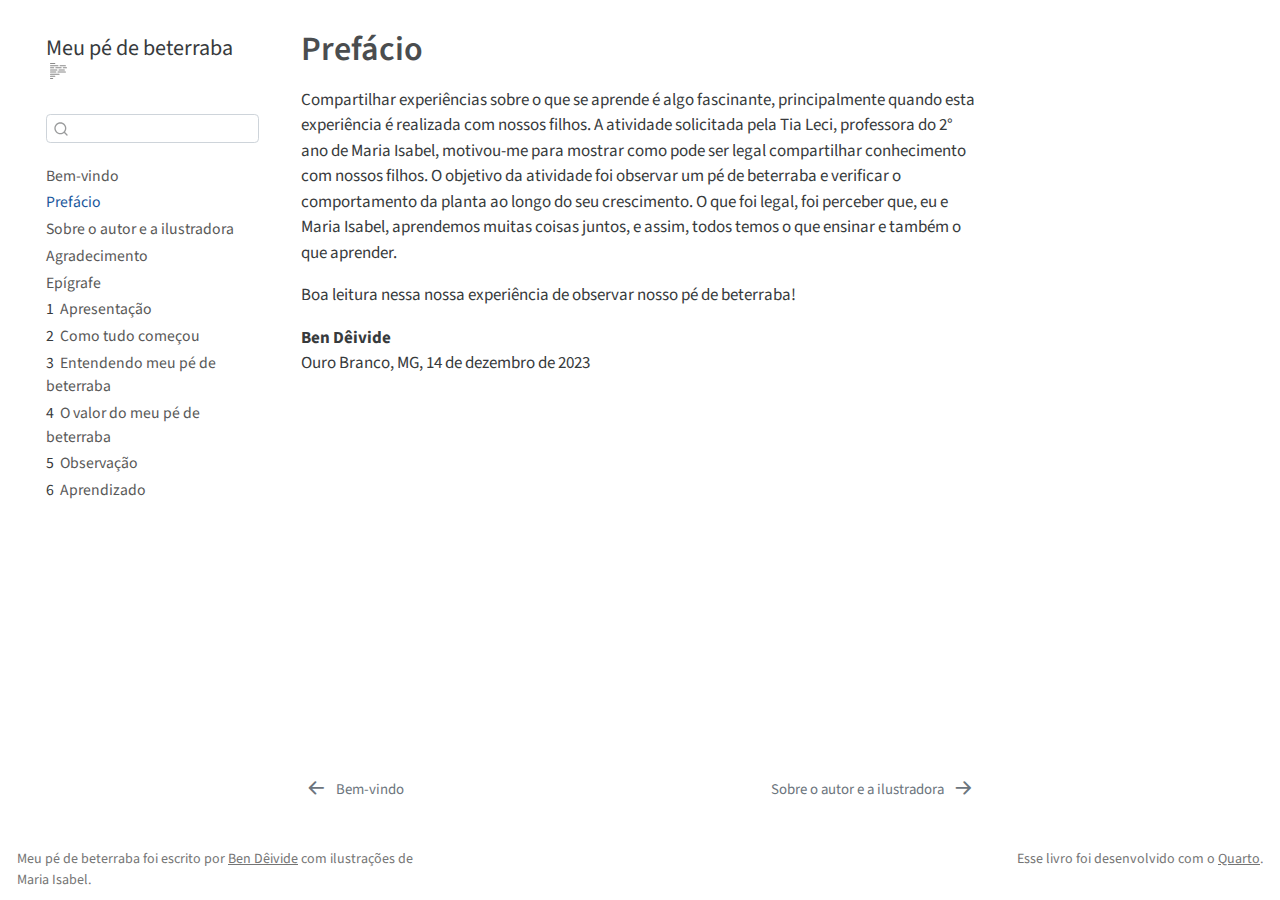
<file: docs/prefacio.html>
<!DOCTYPE html>
<html xmlns="http://www.w3.org/1999/xhtml" lang="pt-BR" xml:lang="pt-BR"><head>

<meta charset="utf-8">
<meta name="generator" content="quarto-1.3.450">

<meta name="viewport" content="width=device-width, initial-scale=1.0, user-scalable=yes">


<title>Meu pé de beterraba - Prefácio</title>
<style>
code{white-space: pre-wrap;}
span.smallcaps{font-variant: small-caps;}
div.columns{display: flex; gap: min(4vw, 1.5em);}
div.column{flex: auto; overflow-x: auto;}
div.hanging-indent{margin-left: 1.5em; text-indent: -1.5em;}
ul.task-list{list-style: none;}
ul.task-list li input[type="checkbox"] {
  width: 0.8em;
  margin: 0 0.8em 0.2em -1em; /* quarto-specific, see https://github.com/quarto-dev/quarto-cli/issues/4556 */ 
  vertical-align: middle;
}
</style>


<script src="site_libs/quarto-nav/quarto-nav.js"></script>
<script src="site_libs/quarto-nav/headroom.min.js"></script>
<script src="site_libs/clipboard/clipboard.min.js"></script>
<script src="site_libs/quarto-search/autocomplete.umd.js"></script>
<script src="site_libs/quarto-search/fuse.min.js"></script>
<script src="site_libs/quarto-search/quarto-search.js"></script>
<meta name="quarto:offset" content="./">
<link href="./about.html" rel="next">
<link href="./index.html" rel="prev">
<link href="./favicon.ico" rel="icon">
<script src="site_libs/quarto-html/quarto.js"></script>
<script src="site_libs/quarto-html/popper.min.js"></script>
<script src="site_libs/quarto-html/tippy.umd.min.js"></script>
<script src="site_libs/quarto-html/anchor.min.js"></script>
<link href="site_libs/quarto-html/tippy.css" rel="stylesheet">
<link href="site_libs/quarto-html/quarto-syntax-highlighting.css" rel="stylesheet" id="quarto-text-highlighting-styles">
<script src="site_libs/bootstrap/bootstrap.min.js"></script>
<link href="site_libs/bootstrap/bootstrap-icons.css" rel="stylesheet">
<link href="site_libs/bootstrap/bootstrap.min.css" rel="stylesheet" id="quarto-bootstrap" data-mode="light">
<script id="quarto-search-options" type="application/json">{
  "location": "sidebar",
  "copy-button": false,
  "collapse-after": 3,
  "panel-placement": "start",
  "type": "textbox",
  "limit": 20,
  "language": {
    "search-no-results-text": "Nenhum resultado",
    "search-matching-documents-text": "documentos correspondentes",
    "search-copy-link-title": "Copiar link para a busca",
    "search-hide-matches-text": "Esconder correspondências adicionais",
    "search-more-match-text": "mais correspondência neste documento",
    "search-more-matches-text": "mais correspondências neste documento",
    "search-clear-button-title": "Limpar",
    "search-detached-cancel-button-title": "Cancelar",
    "search-submit-button-title": "Enviar",
    "search-label": "Procurar"
  }
}</script>


</head>

<body class="nav-sidebar floating">

<div id="quarto-search-results"></div>
  <header id="quarto-header" class="headroom fixed-top">
  <nav class="quarto-secondary-nav">
    <div class="container-fluid d-flex">
      <button type="button" class="quarto-btn-toggle btn" data-bs-toggle="collapse" data-bs-target="#quarto-sidebar,#quarto-sidebar-glass" aria-controls="quarto-sidebar" aria-expanded="false" aria-label="Alternar barra lateral" onclick="if (window.quartoToggleHeadroom) { window.quartoToggleHeadroom(); }">
        <i class="bi bi-layout-text-sidebar-reverse"></i>
      </button>
      <nav class="quarto-page-breadcrumbs" aria-label="breadcrumb"><ol class="breadcrumb"><li class="breadcrumb-item"><a href="./prefacio.html">Prefácio</a></li></ol></nav>
      <a class="flex-grow-1" role="button" data-bs-toggle="collapse" data-bs-target="#quarto-sidebar,#quarto-sidebar-glass" aria-controls="quarto-sidebar" aria-expanded="false" aria-label="Alternar barra lateral" onclick="if (window.quartoToggleHeadroom) { window.quartoToggleHeadroom(); }">      
      </a>
      <button type="button" class="btn quarto-search-button" aria-label="" onclick="window.quartoOpenSearch();">
        <i class="bi bi-search"></i>
      </button>
    </div>
  </nav>
</header>
<!-- content -->
<div id="quarto-content" class="quarto-container page-columns page-rows-contents page-layout-article">
<!-- sidebar -->
  <nav id="quarto-sidebar" class="sidebar collapse collapse-horizontal sidebar-navigation floating overflow-auto">
    <div class="pt-lg-2 mt-2 text-left sidebar-header">
    <div class="sidebar-title mb-0 py-0">
      <a href="./">Meu pé de beterraba</a> 
        <div class="sidebar-tools-main">
  <a href="" class="quarto-reader-toggle quarto-navigation-tool px-1" onclick="window.quartoToggleReader(); return false;" title="Alternar modo de leitor">
  <div class="quarto-reader-toggle-btn">
  <i class="bi"></i>
  </div>
</a>
</div>
    </div>
      </div>
        <div class="mt-2 flex-shrink-0 align-items-center">
        <div class="sidebar-search">
        <div id="quarto-search" class="" title="Procurar"></div>
        </div>
        </div>
    <div class="sidebar-menu-container"> 
    <ul class="list-unstyled mt-1">
        <li class="sidebar-item">
  <div class="sidebar-item-container"> 
  <a href="./index.html" class="sidebar-item-text sidebar-link">
 <span class="menu-text">Bem-vindo</span></a>
  </div>
</li>
        <li class="sidebar-item">
  <div class="sidebar-item-container"> 
  <a href="./prefacio.html" class="sidebar-item-text sidebar-link active">
 <span class="menu-text">Prefácio</span></a>
  </div>
</li>
        <li class="sidebar-item">
  <div class="sidebar-item-container"> 
  <a href="./about.html" class="sidebar-item-text sidebar-link">
 <span class="menu-text">Sobre o autor e a ilustradora</span></a>
  </div>
</li>
        <li class="sidebar-item">
  <div class="sidebar-item-container"> 
  <a href="./agradecimento.html" class="sidebar-item-text sidebar-link">
 <span class="menu-text">Agradecimento</span></a>
  </div>
</li>
        <li class="sidebar-item">
  <div class="sidebar-item-container"> 
  <a href="./epigrafe.html" class="sidebar-item-text sidebar-link">
 <span class="menu-text">Epígrafe</span></a>
  </div>
</li>
        <li class="sidebar-item">
  <div class="sidebar-item-container"> 
  <a href="./apresentacao.html" class="sidebar-item-text sidebar-link">
 <span class="menu-text"><span class="chapter-number">1</span>&nbsp; <span class="chapter-title">Apresentação</span></span></a>
  </div>
</li>
        <li class="sidebar-item">
  <div class="sidebar-item-container"> 
  <a href="./comotudocomecou.html" class="sidebar-item-text sidebar-link">
 <span class="menu-text"><span class="chapter-number">2</span>&nbsp; <span class="chapter-title">Como tudo começou</span></span></a>
  </div>
</li>
        <li class="sidebar-item">
  <div class="sidebar-item-container"> 
  <a href="./entmeupedebet.html" class="sidebar-item-text sidebar-link">
 <span class="menu-text"><span class="chapter-number">3</span>&nbsp; <span class="chapter-title">Entendendo meu pé de beterraba</span></span></a>
  </div>
</li>
        <li class="sidebar-item">
  <div class="sidebar-item-container"> 
  <a href="./ovalordomeupe.html" class="sidebar-item-text sidebar-link">
 <span class="menu-text"><span class="chapter-number">4</span>&nbsp; <span class="chapter-title">O valor do meu pé de beterraba</span></span></a>
  </div>
</li>
        <li class="sidebar-item">
  <div class="sidebar-item-container"> 
  <a href="./observacao.html" class="sidebar-item-text sidebar-link">
 <span class="menu-text"><span class="chapter-number">5</span>&nbsp; <span class="chapter-title">Observação</span></span></a>
  </div>
</li>
        <li class="sidebar-item">
  <div class="sidebar-item-container"> 
  <a href="./aprendizado.html" class="sidebar-item-text sidebar-link">
 <span class="menu-text"><span class="chapter-number">6</span>&nbsp; <span class="chapter-title">Aprendizado</span></span></a>
  </div>
</li>
    </ul>
    </div>
</nav>
<div id="quarto-sidebar-glass" data-bs-toggle="collapse" data-bs-target="#quarto-sidebar,#quarto-sidebar-glass"></div>
<!-- margin-sidebar -->
    <div id="quarto-margin-sidebar" class="sidebar margin-sidebar">
        
    </div>
<!-- main -->
<main class="content" id="quarto-document-content">

<header id="title-block-header" class="quarto-title-block default">
<div class="quarto-title">
<h1 class="title">Prefácio</h1>
</div>



<div class="quarto-title-meta">

    
  
    
  </div>
  

</header>

<p>Compartilhar experiências sobre o que se aprende é algo fascinante, principalmente quando esta experiência é realizada com nossos filhos. A atividade solicitada pela Tia Leci, professora do 2° ano de Maria Isabel, motivou-me para mostrar como pode ser legal compartilhar conhecimento com nossos filhos. O objetivo da atividade foi observar um pé de beterraba e verificar o comportamento da planta ao longo do seu crescimento. O que foi legal, foi perceber que, eu e Maria Isabel, aprendemos muitas coisas juntos, e assim, todos temos o que ensinar e também o que aprender.</p>
<p>Boa leitura nessa nossa experiência de observar nosso pé de beterraba!</p>
<div data-align="right">
<p><strong>Ben Dêivide</strong> <br> Ouro Branco, MG, 14 de dezembro de 2023</p>
</div>



</main> <!-- /main -->
<script id="quarto-html-after-body" type="application/javascript">
window.document.addEventListener("DOMContentLoaded", function (event) {
  const toggleBodyColorMode = (bsSheetEl) => {
    const mode = bsSheetEl.getAttribute("data-mode");
    const bodyEl = window.document.querySelector("body");
    if (mode === "dark") {
      bodyEl.classList.add("quarto-dark");
      bodyEl.classList.remove("quarto-light");
    } else {
      bodyEl.classList.add("quarto-light");
      bodyEl.classList.remove("quarto-dark");
    }
  }
  const toggleBodyColorPrimary = () => {
    const bsSheetEl = window.document.querySelector("link#quarto-bootstrap");
    if (bsSheetEl) {
      toggleBodyColorMode(bsSheetEl);
    }
  }
  toggleBodyColorPrimary();  
  const icon = "";
  const anchorJS = new window.AnchorJS();
  anchorJS.options = {
    placement: 'right',
    icon: icon
  };
  anchorJS.add('.anchored');
  const isCodeAnnotation = (el) => {
    for (const clz of el.classList) {
      if (clz.startsWith('code-annotation-')) {                     
        return true;
      }
    }
    return false;
  }
  const clipboard = new window.ClipboardJS('.code-copy-button', {
    text: function(trigger) {
      const codeEl = trigger.previousElementSibling.cloneNode(true);
      for (const childEl of codeEl.children) {
        if (isCodeAnnotation(childEl)) {
          childEl.remove();
        }
      }
      return codeEl.innerText;
    }
  });
  clipboard.on('success', function(e) {
    // button target
    const button = e.trigger;
    // don't keep focus
    button.blur();
    // flash "checked"
    button.classList.add('code-copy-button-checked');
    var currentTitle = button.getAttribute("title");
    button.setAttribute("title", "Copiada");
    let tooltip;
    if (window.bootstrap) {
      button.setAttribute("data-bs-toggle", "tooltip");
      button.setAttribute("data-bs-placement", "left");
      button.setAttribute("data-bs-title", "Copiada");
      tooltip = new bootstrap.Tooltip(button, 
        { trigger: "manual", 
          customClass: "code-copy-button-tooltip",
          offset: [0, -8]});
      tooltip.show();    
    }
    setTimeout(function() {
      if (tooltip) {
        tooltip.hide();
        button.removeAttribute("data-bs-title");
        button.removeAttribute("data-bs-toggle");
        button.removeAttribute("data-bs-placement");
      }
      button.setAttribute("title", currentTitle);
      button.classList.remove('code-copy-button-checked');
    }, 1000);
    // clear code selection
    e.clearSelection();
  });
  function tippyHover(el, contentFn) {
    const config = {
      allowHTML: true,
      content: contentFn,
      maxWidth: 500,
      delay: 100,
      arrow: false,
      appendTo: function(el) {
          return el.parentElement;
      },
      interactive: true,
      interactiveBorder: 10,
      theme: 'quarto',
      placement: 'bottom-start'
    };
    window.tippy(el, config); 
  }
  const noterefs = window.document.querySelectorAll('a[role="doc-noteref"]');
  for (var i=0; i<noterefs.length; i++) {
    const ref = noterefs[i];
    tippyHover(ref, function() {
      // use id or data attribute instead here
      let href = ref.getAttribute('data-footnote-href') || ref.getAttribute('href');
      try { href = new URL(href).hash; } catch {}
      const id = href.replace(/^#\/?/, "");
      const note = window.document.getElementById(id);
      return note.innerHTML;
    });
  }
      let selectedAnnoteEl;
      const selectorForAnnotation = ( cell, annotation) => {
        let cellAttr = 'data-code-cell="' + cell + '"';
        let lineAttr = 'data-code-annotation="' +  annotation + '"';
        const selector = 'span[' + cellAttr + '][' + lineAttr + ']';
        return selector;
      }
      const selectCodeLines = (annoteEl) => {
        const doc = window.document;
        const targetCell = annoteEl.getAttribute("data-target-cell");
        const targetAnnotation = annoteEl.getAttribute("data-target-annotation");
        const annoteSpan = window.document.querySelector(selectorForAnnotation(targetCell, targetAnnotation));
        const lines = annoteSpan.getAttribute("data-code-lines").split(",");
        const lineIds = lines.map((line) => {
          return targetCell + "-" + line;
        })
        let top = null;
        let height = null;
        let parent = null;
        if (lineIds.length > 0) {
            //compute the position of the single el (top and bottom and make a div)
            const el = window.document.getElementById(lineIds[0]);
            top = el.offsetTop;
            height = el.offsetHeight;
            parent = el.parentElement.parentElement;
          if (lineIds.length > 1) {
            const lastEl = window.document.getElementById(lineIds[lineIds.length - 1]);
            const bottom = lastEl.offsetTop + lastEl.offsetHeight;
            height = bottom - top;
          }
          if (top !== null && height !== null && parent !== null) {
            // cook up a div (if necessary) and position it 
            let div = window.document.getElementById("code-annotation-line-highlight");
            if (div === null) {
              div = window.document.createElement("div");
              div.setAttribute("id", "code-annotation-line-highlight");
              div.style.position = 'absolute';
              parent.appendChild(div);
            }
            div.style.top = top - 2 + "px";
            div.style.height = height + 4 + "px";
            let gutterDiv = window.document.getElementById("code-annotation-line-highlight-gutter");
            if (gutterDiv === null) {
              gutterDiv = window.document.createElement("div");
              gutterDiv.setAttribute("id", "code-annotation-line-highlight-gutter");
              gutterDiv.style.position = 'absolute';
              const codeCell = window.document.getElementById(targetCell);
              const gutter = codeCell.querySelector('.code-annotation-gutter');
              gutter.appendChild(gutterDiv);
            }
            gutterDiv.style.top = top - 2 + "px";
            gutterDiv.style.height = height + 4 + "px";
          }
          selectedAnnoteEl = annoteEl;
        }
      };
      const unselectCodeLines = () => {
        const elementsIds = ["code-annotation-line-highlight", "code-annotation-line-highlight-gutter"];
        elementsIds.forEach((elId) => {
          const div = window.document.getElementById(elId);
          if (div) {
            div.remove();
          }
        });
        selectedAnnoteEl = undefined;
      };
      // Attach click handler to the DT
      const annoteDls = window.document.querySelectorAll('dt[data-target-cell]');
      for (const annoteDlNode of annoteDls) {
        annoteDlNode.addEventListener('click', (event) => {
          const clickedEl = event.target;
          if (clickedEl !== selectedAnnoteEl) {
            unselectCodeLines();
            const activeEl = window.document.querySelector('dt[data-target-cell].code-annotation-active');
            if (activeEl) {
              activeEl.classList.remove('code-annotation-active');
            }
            selectCodeLines(clickedEl);
            clickedEl.classList.add('code-annotation-active');
          } else {
            // Unselect the line
            unselectCodeLines();
            clickedEl.classList.remove('code-annotation-active');
          }
        });
      }
  const findCites = (el) => {
    const parentEl = el.parentElement;
    if (parentEl) {
      const cites = parentEl.dataset.cites;
      if (cites) {
        return {
          el,
          cites: cites.split(' ')
        };
      } else {
        return findCites(el.parentElement)
      }
    } else {
      return undefined;
    }
  };
  var bibliorefs = window.document.querySelectorAll('a[role="doc-biblioref"]');
  for (var i=0; i<bibliorefs.length; i++) {
    const ref = bibliorefs[i];
    const citeInfo = findCites(ref);
    if (citeInfo) {
      tippyHover(citeInfo.el, function() {
        var popup = window.document.createElement('div');
        citeInfo.cites.forEach(function(cite) {
          var citeDiv = window.document.createElement('div');
          citeDiv.classList.add('hanging-indent');
          citeDiv.classList.add('csl-entry');
          var biblioDiv = window.document.getElementById('ref-' + cite);
          if (biblioDiv) {
            citeDiv.innerHTML = biblioDiv.innerHTML;
          }
          popup.appendChild(citeDiv);
        });
        return popup.innerHTML;
      });
    }
  }
});
</script>
<nav class="page-navigation">
  <div class="nav-page nav-page-previous">
      <a href="./index.html" class="pagination-link">
        <i class="bi bi-arrow-left-short"></i> <span class="nav-page-text">Bem-vindo</span>
      </a>          
  </div>
  <div class="nav-page nav-page-next">
      <a href="./about.html" class="pagination-link">
        <span class="nav-page-text">Sobre o autor e a ilustradora</span> <i class="bi bi-arrow-right-short"></i>
      </a>
  </div>
</nav>
</div> <!-- /content -->
<footer class="footer">
  <div class="nav-footer">
    <div class="nav-footer-left">Meu pé de beterraba foi escrito por <a href="https://bendeivide.github.io/">Ben Dêivide</a> com ilustrações de Maria Isabel.</div>   
    <div class="nav-footer-center">
      &nbsp;
    </div>
    <div class="nav-footer-right">Esse livro foi desenvolvido com o <a href="https://quarto.org/">Quarto</a>.</div>
  </div>
</footer>



</body></html>
</file>
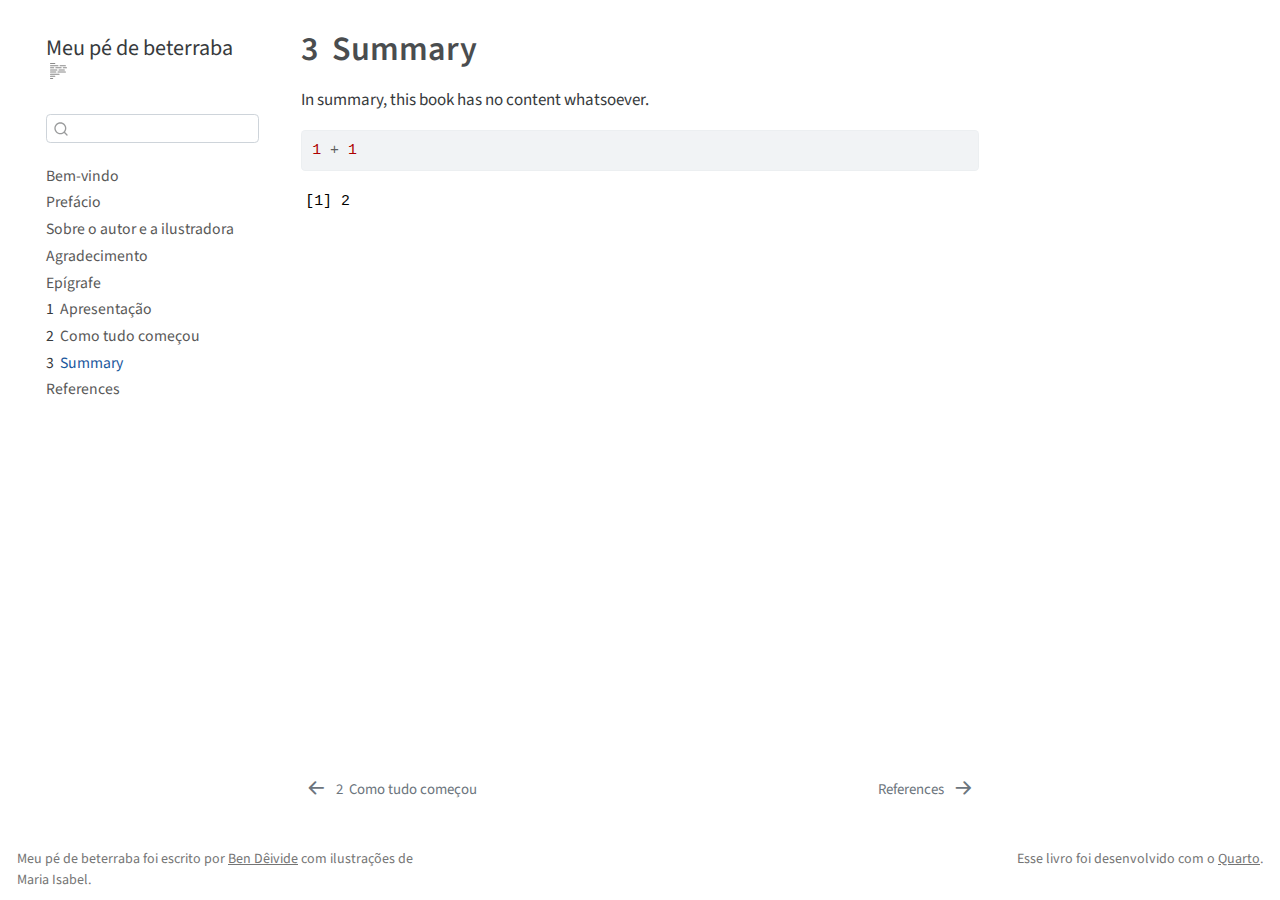
<file: docs/summary.html>
<!DOCTYPE html>
<html xmlns="http://www.w3.org/1999/xhtml" lang="pt-BR" xml:lang="pt-BR"><head>

<meta charset="utf-8">
<meta name="generator" content="quarto-1.3.450">

<meta name="viewport" content="width=device-width, initial-scale=1.0, user-scalable=yes">


<title>Meu pé de beterraba - 3&nbsp; Summary</title>
<style>
code{white-space: pre-wrap;}
span.smallcaps{font-variant: small-caps;}
div.columns{display: flex; gap: min(4vw, 1.5em);}
div.column{flex: auto; overflow-x: auto;}
div.hanging-indent{margin-left: 1.5em; text-indent: -1.5em;}
ul.task-list{list-style: none;}
ul.task-list li input[type="checkbox"] {
  width: 0.8em;
  margin: 0 0.8em 0.2em -1em; /* quarto-specific, see https://github.com/quarto-dev/quarto-cli/issues/4556 */ 
  vertical-align: middle;
}
/* CSS for syntax highlighting */
pre > code.sourceCode { white-space: pre; position: relative; }
pre > code.sourceCode > span { display: inline-block; line-height: 1.25; }
pre > code.sourceCode > span:empty { height: 1.2em; }
.sourceCode { overflow: visible; }
code.sourceCode > span { color: inherit; text-decoration: inherit; }
div.sourceCode { margin: 1em 0; }
pre.sourceCode { margin: 0; }
@media screen {
div.sourceCode { overflow: auto; }
}
@media print {
pre > code.sourceCode { white-space: pre-wrap; }
pre > code.sourceCode > span { text-indent: -5em; padding-left: 5em; }
}
pre.numberSource code
  { counter-reset: source-line 0; }
pre.numberSource code > span
  { position: relative; left: -4em; counter-increment: source-line; }
pre.numberSource code > span > a:first-child::before
  { content: counter(source-line);
    position: relative; left: -1em; text-align: right; vertical-align: baseline;
    border: none; display: inline-block;
    -webkit-touch-callout: none; -webkit-user-select: none;
    -khtml-user-select: none; -moz-user-select: none;
    -ms-user-select: none; user-select: none;
    padding: 0 4px; width: 4em;
  }
pre.numberSource { margin-left: 3em;  padding-left: 4px; }
div.sourceCode
  {   }
@media screen {
pre > code.sourceCode > span > a:first-child::before { text-decoration: underline; }
}
</style>


<script src="site_libs/quarto-nav/quarto-nav.js"></script>
<script src="site_libs/quarto-nav/headroom.min.js"></script>
<script src="site_libs/clipboard/clipboard.min.js"></script>
<script src="site_libs/quarto-search/autocomplete.umd.js"></script>
<script src="site_libs/quarto-search/fuse.min.js"></script>
<script src="site_libs/quarto-search/quarto-search.js"></script>
<meta name="quarto:offset" content="./">
<link href="./references.html" rel="next">
<link href="./comotudocomecou.html" rel="prev">
<link href="./cover.png" rel="icon" type="image/png">
<script src="site_libs/quarto-html/quarto.js"></script>
<script src="site_libs/quarto-html/popper.min.js"></script>
<script src="site_libs/quarto-html/tippy.umd.min.js"></script>
<script src="site_libs/quarto-html/anchor.min.js"></script>
<link href="site_libs/quarto-html/tippy.css" rel="stylesheet">
<link href="site_libs/quarto-html/quarto-syntax-highlighting.css" rel="stylesheet" id="quarto-text-highlighting-styles">
<script src="site_libs/bootstrap/bootstrap.min.js"></script>
<link href="site_libs/bootstrap/bootstrap-icons.css" rel="stylesheet">
<link href="site_libs/bootstrap/bootstrap.min.css" rel="stylesheet" id="quarto-bootstrap" data-mode="light">
<script id="quarto-search-options" type="application/json">{
  "location": "sidebar",
  "copy-button": false,
  "collapse-after": 3,
  "panel-placement": "start",
  "type": "textbox",
  "limit": 20,
  "language": {
    "search-no-results-text": "Nenhum resultado",
    "search-matching-documents-text": "documentos correspondentes",
    "search-copy-link-title": "Copiar link para a busca",
    "search-hide-matches-text": "Esconder correspondências adicionais",
    "search-more-match-text": "mais correspondência neste documento",
    "search-more-matches-text": "mais correspondências neste documento",
    "search-clear-button-title": "Limpar",
    "search-detached-cancel-button-title": "Cancelar",
    "search-submit-button-title": "Enviar",
    "search-label": "Procurar"
  }
}</script>


</head>

<body class="nav-sidebar floating">

<div id="quarto-search-results"></div>
  <header id="quarto-header" class="headroom fixed-top">
  <nav class="quarto-secondary-nav">
    <div class="container-fluid d-flex">
      <button type="button" class="quarto-btn-toggle btn" data-bs-toggle="collapse" data-bs-target="#quarto-sidebar,#quarto-sidebar-glass" aria-controls="quarto-sidebar" aria-expanded="false" aria-label="Alternar barra lateral" onclick="if (window.quartoToggleHeadroom) { window.quartoToggleHeadroom(); }">
        <i class="bi bi-layout-text-sidebar-reverse"></i>
      </button>
      <nav class="quarto-page-breadcrumbs" aria-label="breadcrumb"><ol class="breadcrumb"><li class="breadcrumb-item"><a href="./summary.html"><span class="chapter-number">3</span>&nbsp; <span class="chapter-title">Summary</span></a></li></ol></nav>
      <a class="flex-grow-1" role="button" data-bs-toggle="collapse" data-bs-target="#quarto-sidebar,#quarto-sidebar-glass" aria-controls="quarto-sidebar" aria-expanded="false" aria-label="Alternar barra lateral" onclick="if (window.quartoToggleHeadroom) { window.quartoToggleHeadroom(); }">      
      </a>
      <button type="button" class="btn quarto-search-button" aria-label="" onclick="window.quartoOpenSearch();">
        <i class="bi bi-search"></i>
      </button>
    </div>
  </nav>
</header>
<!-- content -->
<div id="quarto-content" class="quarto-container page-columns page-rows-contents page-layout-article">
<!-- sidebar -->
  <nav id="quarto-sidebar" class="sidebar collapse collapse-horizontal sidebar-navigation floating overflow-auto">
    <div class="pt-lg-2 mt-2 text-left sidebar-header">
    <div class="sidebar-title mb-0 py-0">
      <a href="./">Meu pé de beterraba</a> 
        <div class="sidebar-tools-main">
  <a href="" class="quarto-reader-toggle quarto-navigation-tool px-1" onclick="window.quartoToggleReader(); return false;" title="Alternar modo de leitor">
  <div class="quarto-reader-toggle-btn">
  <i class="bi"></i>
  </div>
</a>
</div>
    </div>
      </div>
        <div class="mt-2 flex-shrink-0 align-items-center">
        <div class="sidebar-search">
        <div id="quarto-search" class="" title="Procurar"></div>
        </div>
        </div>
    <div class="sidebar-menu-container"> 
    <ul class="list-unstyled mt-1">
        <li class="sidebar-item">
  <div class="sidebar-item-container"> 
  <a href="./index.html" class="sidebar-item-text sidebar-link">
 <span class="menu-text">Bem-vindo</span></a>
  </div>
</li>
        <li class="sidebar-item">
  <div class="sidebar-item-container"> 
  <a href="./prefacio.html" class="sidebar-item-text sidebar-link">
 <span class="menu-text">Prefácio</span></a>
  </div>
</li>
        <li class="sidebar-item">
  <div class="sidebar-item-container"> 
  <a href="./about.html" class="sidebar-item-text sidebar-link">
 <span class="menu-text">Sobre o autor e a ilustradora</span></a>
  </div>
</li>
        <li class="sidebar-item">
  <div class="sidebar-item-container"> 
  <a href="./agradecimento.html" class="sidebar-item-text sidebar-link">
 <span class="menu-text">Agradecimento</span></a>
  </div>
</li>
        <li class="sidebar-item">
  <div class="sidebar-item-container"> 
  <a href="./epigrafe.html" class="sidebar-item-text sidebar-link">
 <span class="menu-text">Epígrafe</span></a>
  </div>
</li>
        <li class="sidebar-item">
  <div class="sidebar-item-container"> 
  <a href="./apresentacao.html" class="sidebar-item-text sidebar-link">
 <span class="menu-text"><span class="chapter-number">1</span>&nbsp; <span class="chapter-title">Apresentação</span></span></a>
  </div>
</li>
        <li class="sidebar-item">
  <div class="sidebar-item-container"> 
  <a href="./comotudocomecou.html" class="sidebar-item-text sidebar-link">
 <span class="menu-text"><span class="chapter-number">2</span>&nbsp; <span class="chapter-title">Como tudo começou</span></span></a>
  </div>
</li>
        <li class="sidebar-item">
  <div class="sidebar-item-container"> 
  <a href="./summary.html" class="sidebar-item-text sidebar-link active">
 <span class="menu-text"><span class="chapter-number">3</span>&nbsp; <span class="chapter-title">Summary</span></span></a>
  </div>
</li>
        <li class="sidebar-item">
  <div class="sidebar-item-container"> 
  <a href="./references.html" class="sidebar-item-text sidebar-link">
 <span class="menu-text">References</span></a>
  </div>
</li>
    </ul>
    </div>
</nav>
<div id="quarto-sidebar-glass" data-bs-toggle="collapse" data-bs-target="#quarto-sidebar,#quarto-sidebar-glass"></div>
<!-- margin-sidebar -->
    <div id="quarto-margin-sidebar" class="sidebar margin-sidebar">
        
    </div>
<!-- main -->
<main class="content" id="quarto-document-content">

<header id="title-block-header" class="quarto-title-block default">
<div class="quarto-title">
<h1 class="title"><span class="chapter-number">3</span>&nbsp; <span class="chapter-title">Summary</span></h1>
</div>



<div class="quarto-title-meta">

    
  
    
  </div>
  

</header>

<p>In summary, this book has no content whatsoever.</p>
<div class="cell">
<div class="sourceCode cell-code" id="cb1"><pre class="sourceCode r code-with-copy"><code class="sourceCode r"><span id="cb1-1"><a href="#cb1-1" aria-hidden="true" tabindex="-1"></a><span class="dv">1</span> <span class="sc">+</span> <span class="dv">1</span></span></code><button title="Copiar para a área de transferência" class="code-copy-button"><i class="bi"></i></button></pre></div>
<div class="cell-output cell-output-stdout">
<pre><code>[1] 2</code></pre>
</div>
</div>



</main> <!-- /main -->
<script id="quarto-html-after-body" type="application/javascript">
window.document.addEventListener("DOMContentLoaded", function (event) {
  const toggleBodyColorMode = (bsSheetEl) => {
    const mode = bsSheetEl.getAttribute("data-mode");
    const bodyEl = window.document.querySelector("body");
    if (mode === "dark") {
      bodyEl.classList.add("quarto-dark");
      bodyEl.classList.remove("quarto-light");
    } else {
      bodyEl.classList.add("quarto-light");
      bodyEl.classList.remove("quarto-dark");
    }
  }
  const toggleBodyColorPrimary = () => {
    const bsSheetEl = window.document.querySelector("link#quarto-bootstrap");
    if (bsSheetEl) {
      toggleBodyColorMode(bsSheetEl);
    }
  }
  toggleBodyColorPrimary();  
  const icon = "";
  const anchorJS = new window.AnchorJS();
  anchorJS.options = {
    placement: 'right',
    icon: icon
  };
  anchorJS.add('.anchored');
  const isCodeAnnotation = (el) => {
    for (const clz of el.classList) {
      if (clz.startsWith('code-annotation-')) {                     
        return true;
      }
    }
    return false;
  }
  const clipboard = new window.ClipboardJS('.code-copy-button', {
    text: function(trigger) {
      const codeEl = trigger.previousElementSibling.cloneNode(true);
      for (const childEl of codeEl.children) {
        if (isCodeAnnotation(childEl)) {
          childEl.remove();
        }
      }
      return codeEl.innerText;
    }
  });
  clipboard.on('success', function(e) {
    // button target
    const button = e.trigger;
    // don't keep focus
    button.blur();
    // flash "checked"
    button.classList.add('code-copy-button-checked');
    var currentTitle = button.getAttribute("title");
    button.setAttribute("title", "Copiada");
    let tooltip;
    if (window.bootstrap) {
      button.setAttribute("data-bs-toggle", "tooltip");
      button.setAttribute("data-bs-placement", "left");
      button.setAttribute("data-bs-title", "Copiada");
      tooltip = new bootstrap.Tooltip(button, 
        { trigger: "manual", 
          customClass: "code-copy-button-tooltip",
          offset: [0, -8]});
      tooltip.show();    
    }
    setTimeout(function() {
      if (tooltip) {
        tooltip.hide();
        button.removeAttribute("data-bs-title");
        button.removeAttribute("data-bs-toggle");
        button.removeAttribute("data-bs-placement");
      }
      button.setAttribute("title", currentTitle);
      button.classList.remove('code-copy-button-checked');
    }, 1000);
    // clear code selection
    e.clearSelection();
  });
  function tippyHover(el, contentFn) {
    const config = {
      allowHTML: true,
      content: contentFn,
      maxWidth: 500,
      delay: 100,
      arrow: false,
      appendTo: function(el) {
          return el.parentElement;
      },
      interactive: true,
      interactiveBorder: 10,
      theme: 'quarto',
      placement: 'bottom-start'
    };
    window.tippy(el, config); 
  }
  const noterefs = window.document.querySelectorAll('a[role="doc-noteref"]');
  for (var i=0; i<noterefs.length; i++) {
    const ref = noterefs[i];
    tippyHover(ref, function() {
      // use id or data attribute instead here
      let href = ref.getAttribute('data-footnote-href') || ref.getAttribute('href');
      try { href = new URL(href).hash; } catch {}
      const id = href.replace(/^#\/?/, "");
      const note = window.document.getElementById(id);
      return note.innerHTML;
    });
  }
      let selectedAnnoteEl;
      const selectorForAnnotation = ( cell, annotation) => {
        let cellAttr = 'data-code-cell="' + cell + '"';
        let lineAttr = 'data-code-annotation="' +  annotation + '"';
        const selector = 'span[' + cellAttr + '][' + lineAttr + ']';
        return selector;
      }
      const selectCodeLines = (annoteEl) => {
        const doc = window.document;
        const targetCell = annoteEl.getAttribute("data-target-cell");
        const targetAnnotation = annoteEl.getAttribute("data-target-annotation");
        const annoteSpan = window.document.querySelector(selectorForAnnotation(targetCell, targetAnnotation));
        const lines = annoteSpan.getAttribute("data-code-lines").split(",");
        const lineIds = lines.map((line) => {
          return targetCell + "-" + line;
        })
        let top = null;
        let height = null;
        let parent = null;
        if (lineIds.length > 0) {
            //compute the position of the single el (top and bottom and make a div)
            const el = window.document.getElementById(lineIds[0]);
            top = el.offsetTop;
            height = el.offsetHeight;
            parent = el.parentElement.parentElement;
          if (lineIds.length > 1) {
            const lastEl = window.document.getElementById(lineIds[lineIds.length - 1]);
            const bottom = lastEl.offsetTop + lastEl.offsetHeight;
            height = bottom - top;
          }
          if (top !== null && height !== null && parent !== null) {
            // cook up a div (if necessary) and position it 
            let div = window.document.getElementById("code-annotation-line-highlight");
            if (div === null) {
              div = window.document.createElement("div");
              div.setAttribute("id", "code-annotation-line-highlight");
              div.style.position = 'absolute';
              parent.appendChild(div);
            }
            div.style.top = top - 2 + "px";
            div.style.height = height + 4 + "px";
            let gutterDiv = window.document.getElementById("code-annotation-line-highlight-gutter");
            if (gutterDiv === null) {
              gutterDiv = window.document.createElement("div");
              gutterDiv.setAttribute("id", "code-annotation-line-highlight-gutter");
              gutterDiv.style.position = 'absolute';
              const codeCell = window.document.getElementById(targetCell);
              const gutter = codeCell.querySelector('.code-annotation-gutter');
              gutter.appendChild(gutterDiv);
            }
            gutterDiv.style.top = top - 2 + "px";
            gutterDiv.style.height = height + 4 + "px";
          }
          selectedAnnoteEl = annoteEl;
        }
      };
      const unselectCodeLines = () => {
        const elementsIds = ["code-annotation-line-highlight", "code-annotation-line-highlight-gutter"];
        elementsIds.forEach((elId) => {
          const div = window.document.getElementById(elId);
          if (div) {
            div.remove();
          }
        });
        selectedAnnoteEl = undefined;
      };
      // Attach click handler to the DT
      const annoteDls = window.document.querySelectorAll('dt[data-target-cell]');
      for (const annoteDlNode of annoteDls) {
        annoteDlNode.addEventListener('click', (event) => {
          const clickedEl = event.target;
          if (clickedEl !== selectedAnnoteEl) {
            unselectCodeLines();
            const activeEl = window.document.querySelector('dt[data-target-cell].code-annotation-active');
            if (activeEl) {
              activeEl.classList.remove('code-annotation-active');
            }
            selectCodeLines(clickedEl);
            clickedEl.classList.add('code-annotation-active');
          } else {
            // Unselect the line
            unselectCodeLines();
            clickedEl.classList.remove('code-annotation-active');
          }
        });
      }
  const findCites = (el) => {
    const parentEl = el.parentElement;
    if (parentEl) {
      const cites = parentEl.dataset.cites;
      if (cites) {
        return {
          el,
          cites: cites.split(' ')
        };
      } else {
        return findCites(el.parentElement)
      }
    } else {
      return undefined;
    }
  };
  var bibliorefs = window.document.querySelectorAll('a[role="doc-biblioref"]');
  for (var i=0; i<bibliorefs.length; i++) {
    const ref = bibliorefs[i];
    const citeInfo = findCites(ref);
    if (citeInfo) {
      tippyHover(citeInfo.el, function() {
        var popup = window.document.createElement('div');
        citeInfo.cites.forEach(function(cite) {
          var citeDiv = window.document.createElement('div');
          citeDiv.classList.add('hanging-indent');
          citeDiv.classList.add('csl-entry');
          var biblioDiv = window.document.getElementById('ref-' + cite);
          if (biblioDiv) {
            citeDiv.innerHTML = biblioDiv.innerHTML;
          }
          popup.appendChild(citeDiv);
        });
        return popup.innerHTML;
      });
    }
  }
});
</script>
<nav class="page-navigation">
  <div class="nav-page nav-page-previous">
      <a href="./comotudocomecou.html" class="pagination-link">
        <i class="bi bi-arrow-left-short"></i> <span class="nav-page-text"><span class="chapter-number">2</span>&nbsp; <span class="chapter-title">Como tudo começou</span></span>
      </a>          
  </div>
  <div class="nav-page nav-page-next">
      <a href="./references.html" class="pagination-link">
        <span class="nav-page-text">References</span> <i class="bi bi-arrow-right-short"></i>
      </a>
  </div>
</nav>
</div> <!-- /content -->
<footer class="footer">
  <div class="nav-footer">
    <div class="nav-footer-left">Meu pé de beterraba foi escrito por <a href="https://bendeivide.github.io/">Ben Dêivide</a> com ilustrações de Maria Isabel.</div>   
    <div class="nav-footer-center">
      &nbsp;
    </div>
    <div class="nav-footer-right">Esse livro foi desenvolvido com o <a href="https://quarto.org/">Quarto</a>.</div>
  </div>
</footer>



</body></html>
</file>
<file: docs/site_libs/quarto-html/tippy.css>
.tippy-box[data-animation=fade][data-state=hidden]{opacity:0}[data-tippy-root]{max-width:calc(100vw - 10px)}.tippy-box{position:relative;background-color:#333;color:#fff;border-radius:4px;font-size:14px;line-height:1.4;white-space:normal;outline:0;transition-property:transform,visibility,opacity}.tippy-box[data-placement^=top]>.tippy-arrow{bottom:0}.tippy-box[data-placement^=top]>.tippy-arrow:before{bottom:-7px;left:0;border-width:8px 8px 0;border-top-color:initial;transform-origin:center top}.tippy-box[data-placement^=bottom]>.tippy-arrow{top:0}.tippy-box[data-placement^=bottom]>.tippy-arrow:before{top:-7px;left:0;border-width:0 8px 8px;border-bottom-color:initial;transform-origin:center bottom}.tippy-box[data-placement^=left]>.tippy-arrow{right:0}.tippy-box[data-placement^=left]>.tippy-arrow:before{border-width:8px 0 8px 8px;border-left-color:initial;right:-7px;transform-origin:center left}.tippy-box[data-placement^=right]>.tippy-arrow{left:0}.tippy-box[data-placement^=right]>.tippy-arrow:before{left:-7px;border-width:8px 8px 8px 0;border-right-color:initial;transform-origin:center right}.tippy-box[data-inertia][data-state=visible]{transition-timing-function:cubic-bezier(.54,1.5,.38,1.11)}.tippy-arrow{width:16px;height:16px;color:#333}.tippy-arrow:before{content:"";position:absolute;border-color:transparent;border-style:solid}.tippy-content{position:relative;padding:5px 9px;z-index:1}
</file>
<file: docs/site_libs/quarto-html/quarto-syntax-highlighting.css>
/* quarto syntax highlight colors */
:root {
  --quarto-hl-ot-color: #003B4F;
  --quarto-hl-at-color: #657422;
  --quarto-hl-ss-color: #20794D;
  --quarto-hl-an-color: #5E5E5E;
  --quarto-hl-fu-color: #4758AB;
  --quarto-hl-st-color: #20794D;
  --quarto-hl-cf-color: #003B4F;
  --quarto-hl-op-color: #5E5E5E;
  --quarto-hl-er-color: #AD0000;
  --quarto-hl-bn-color: #AD0000;
  --quarto-hl-al-color: #AD0000;
  --quarto-hl-va-color: #111111;
  --quarto-hl-bu-color: inherit;
  --quarto-hl-ex-color: inherit;
  --quarto-hl-pp-color: #AD0000;
  --quarto-hl-in-color: #5E5E5E;
  --quarto-hl-vs-color: #20794D;
  --quarto-hl-wa-color: #5E5E5E;
  --quarto-hl-do-color: #5E5E5E;
  --quarto-hl-im-color: #00769E;
  --quarto-hl-ch-color: #20794D;
  --quarto-hl-dt-color: #AD0000;
  --quarto-hl-fl-color: #AD0000;
  --quarto-hl-co-color: #5E5E5E;
  --quarto-hl-cv-color: #5E5E5E;
  --quarto-hl-cn-color: #8f5902;
  --quarto-hl-sc-color: #5E5E5E;
  --quarto-hl-dv-color: #AD0000;
  --quarto-hl-kw-color: #003B4F;
}

/* other quarto variables */
:root {
  --quarto-font-monospace: SFMono-Regular, Menlo, Monaco, Consolas, "Liberation Mono", "Courier New", monospace;
}

pre > code.sourceCode > span {
  color: #003B4F;
}

code span {
  color: #003B4F;
}

code.sourceCode > span {
  color: #003B4F;
}

div.sourceCode,
div.sourceCode pre.sourceCode {
  color: #003B4F;
}

code span.ot {
  color: #003B4F;
  font-style: inherit;
}

code span.at {
  color: #657422;
  font-style: inherit;
}

code span.ss {
  color: #20794D;
  font-style: inherit;
}

code span.an {
  color: #5E5E5E;
  font-style: inherit;
}

code span.fu {
  color: #4758AB;
  font-style: inherit;
}

code span.st {
  color: #20794D;
  font-style: inherit;
}

code span.cf {
  color: #003B4F;
  font-style: inherit;
}

code span.op {
  color: #5E5E5E;
  font-style: inherit;
}

code span.er {
  color: #AD0000;
  font-style: inherit;
}

code span.bn {
  color: #AD0000;
  font-style: inherit;
}

code span.al {
  color: #AD0000;
  font-style: inherit;
}

code span.va {
  color: #111111;
  font-style: inherit;
}

code span.bu {
  font-style: inherit;
}

code span.ex {
  font-style: inherit;
}

code span.pp {
  color: #AD0000;
  font-style: inherit;
}

code span.in {
  color: #5E5E5E;
  font-style: inherit;
}

code span.vs {
  color: #20794D;
  font-style: inherit;
}

code span.wa {
  color: #5E5E5E;
  font-style: italic;
}

code span.do {
  color: #5E5E5E;
  font-style: italic;
}

code span.im {
  color: #00769E;
  font-style: inherit;
}

code span.ch {
  color: #20794D;
  font-style: inherit;
}

code span.dt {
  color: #AD0000;
  font-style: inherit;
}

code span.fl {
  color: #AD0000;
  font-style: inherit;
}

code span.co {
  color: #5E5E5E;
  font-style: inherit;
}

code span.cv {
  color: #5E5E5E;
  font-style: italic;
}

code span.cn {
  color: #8f5902;
  font-style: inherit;
}

code span.sc {
  color: #5E5E5E;
  font-style: inherit;
}

code span.dv {
  color: #AD0000;
  font-style: inherit;
}

code span.kw {
  color: #003B4F;
  font-style: inherit;
}

.prevent-inlining {
  content: "</";
}

/*# sourceMappingURL=debc5d5d77c3f9108843748ff7464032.css.map */
</file>
